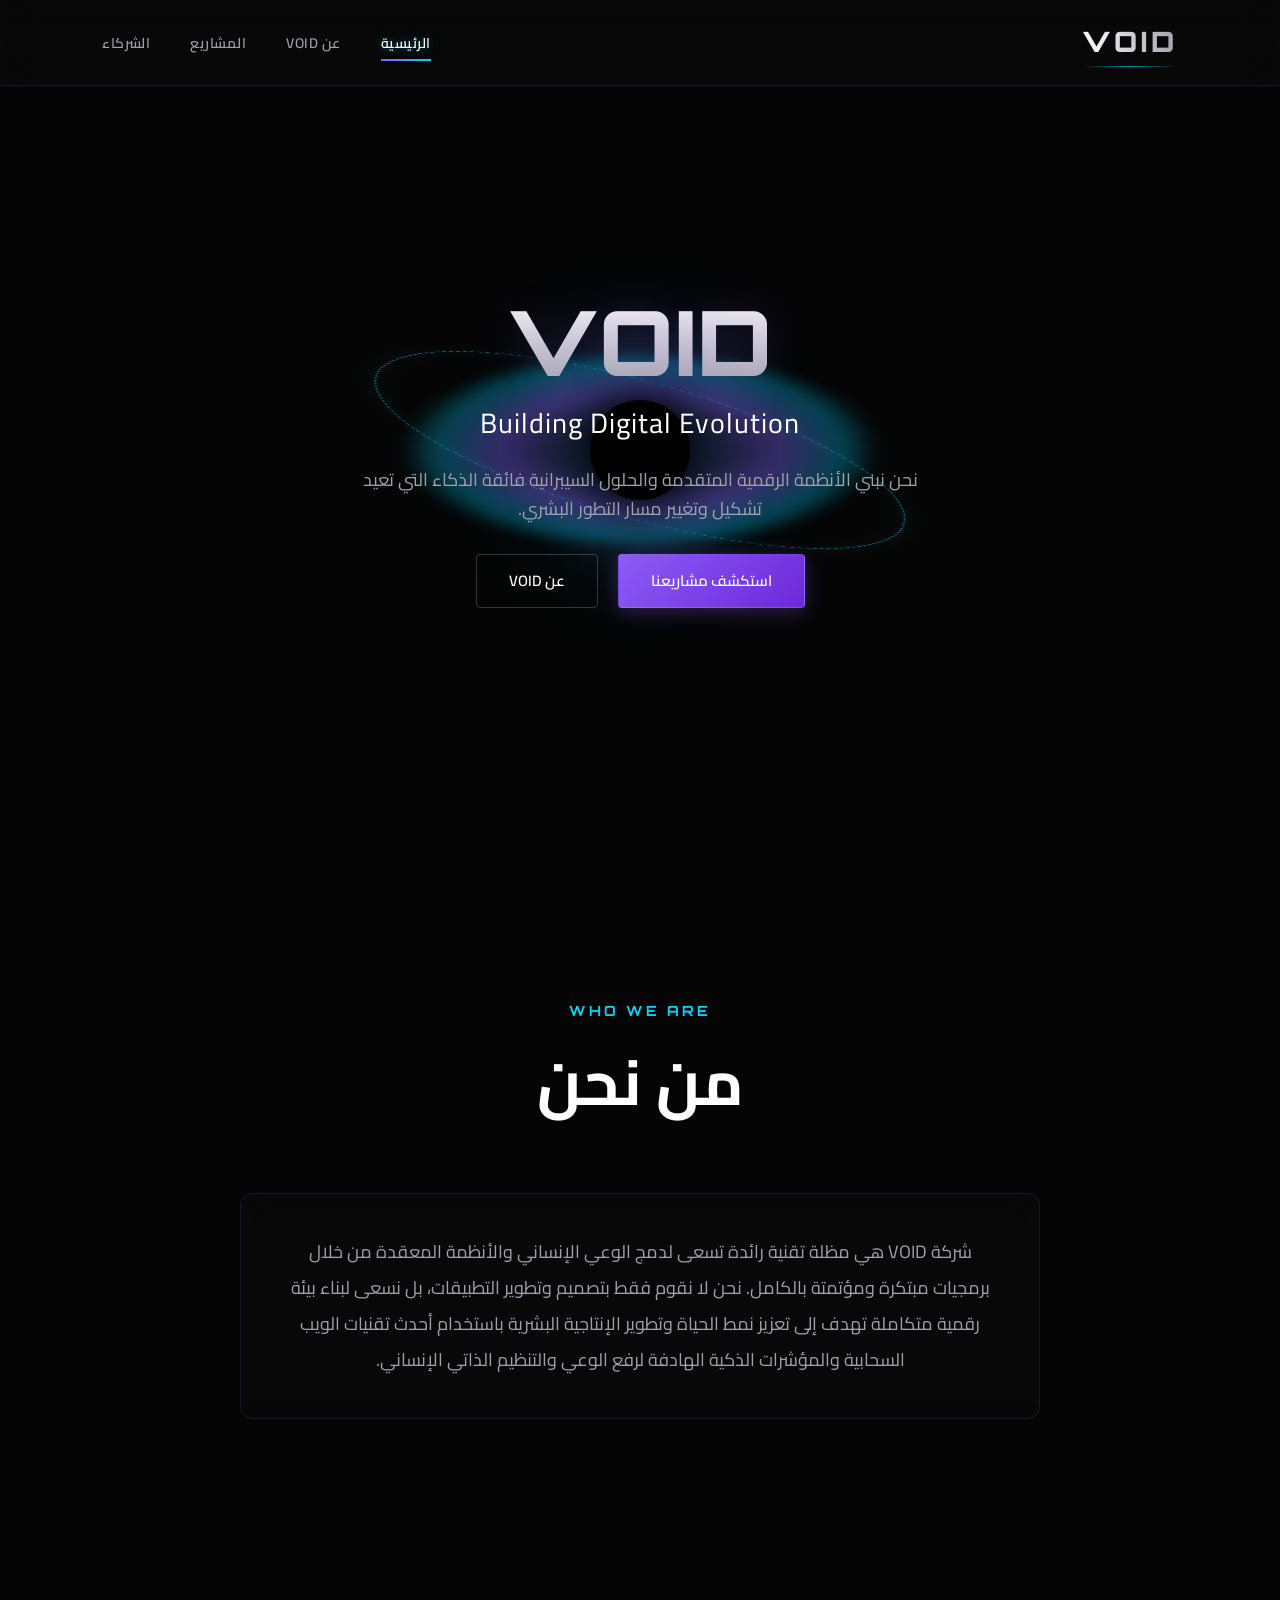
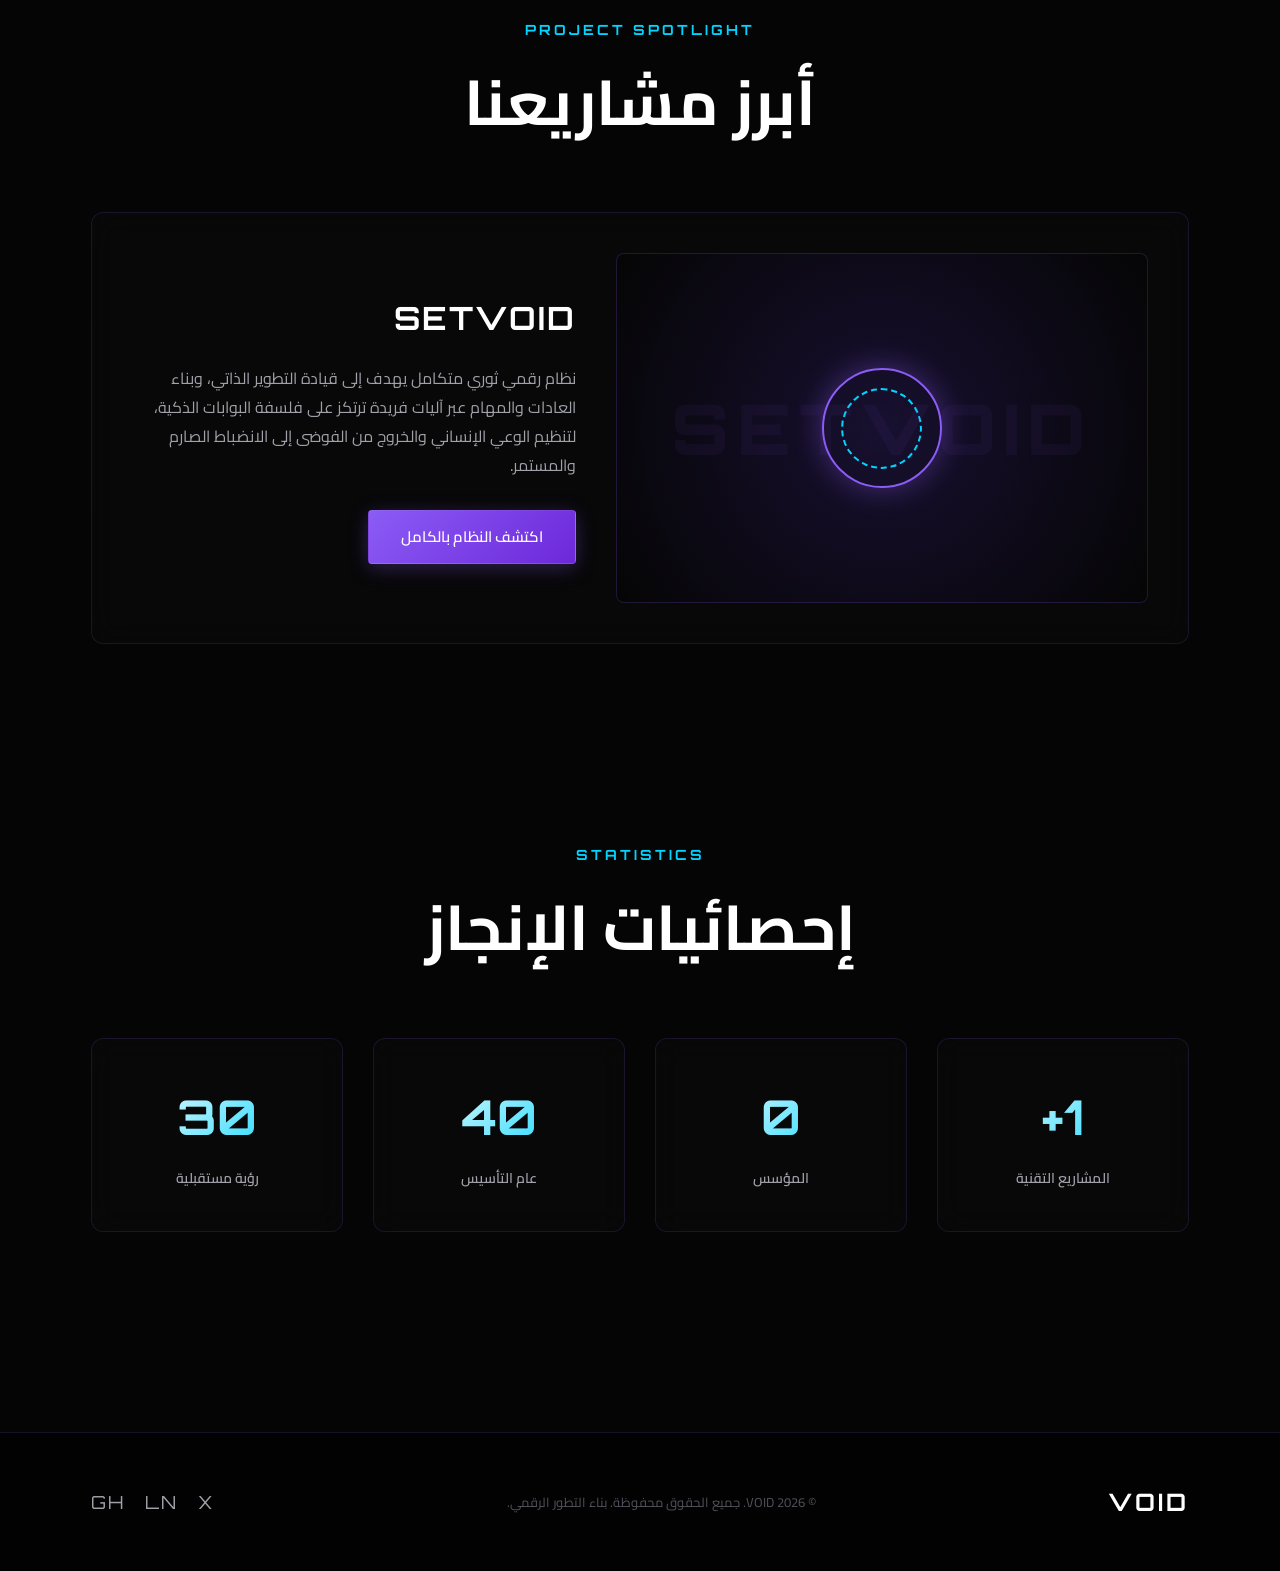
<file: index.html>
<!DOCTYPE html>
<html lang="ar" dir="rtl">
<head>
    <meta charset="UTF-8">
    <meta name="viewport" content="width=device-width, initial-scale=1.0">
    <title>VOID | بناء التطور الرقمي</title>
    
    <!-- Professional Metadata Architecture -->
    <meta name="description" content="نحن نبني الأنظمة الرقمية التي تحول التطور البشري. شركة VOID للحلول التقنية المستقبلية المتقدمة.">
    <meta name="keywords" content="VOID, SETVOID, الذكاء الاصطناعي, تطوير البرمجيات, تكنولوجيا مستقبلية">
    <meta property="og:title" content="VOID | بناء التطور الرقمي">
    <meta property="og:description" content="نحن نبني الأنظمة الرقمية التي تحول التطور البشري.">
    <meta property="og:type" content="website">
    <meta name="twitter:card" content="summary_large_image">
    
    <!-- Styling Framework Base -->
    <link rel="stylesheet" href="../style.css">
</head>
<body>

    <!-- Loading Screen System Architecture -->
    <div id="loading-screen" class="loading-screen">
        <div class="loader-pulse"></div>
    </div>

    <!-- Fixed Interactive Glassmorphism Navigation Structure -->
    <nav class="navbar">
        <div class="logo-container">
            <a href="index.html" class="logo">VOID</a>
        </div>
        <div class="menu-toggle">
            <span></span>
            <span></span>
            <span></span>
        </div>
        <ul class="nav-links">
            <li class="active"><a href="index.html">الرئيسية</a></li>
            <li ><a href="about.html">عن VOID</a></li>
            <li ><a href="projects.html">المشاريع</a></li>
            <li ><a href="partners.html">الشركاء</a></li>
        </ul>
    </nav>

    <!-- Cosmic Engine Rendering Canvases -->
    <canvas id="cosmic-bg"></canvas>
    <div class="nebula-overlay"></div>

    <!-- Main Container -->
    
    <header class="hero-home">
        <div class="black-hole-container">
            <div class="black-hole-core"></div>
            <div class="accretion-disk"></div>
            <div class="glow-purple"></div>
            <div class="glow-blue"></div>
            <div class="energy-ring"></div>
        </div>
        <div class="hero-content">
            <h1 class="en-title">VOID</h1>
            <div class="hero-subtitle">Building Digital Evolution</div>
            <p class="hero-desc">نحن نبني الأنظمة الرقمية المتقدمة والحلول السيبرانية فائقة الذكاء التي تعيد تشكيل وتغيير مسار التطور البشري.</p>
            <div class="btn-group">
                <a href="projects.html" class="btn btn-primary">استكشف مشاريعنا</a>
                <a href="about.html" class="btn btn-secondary">عن VOID</a>
            </div>
        </div>
    </header>


    <main class="container">
        
        <!-- Who We Are Section -->
        <section class="section-padding">
            <div class="section-title">
                <span>WHO WE ARE</span>
                <h2>من نحن</h2>
            </div>
            <div class="glass-card about-brief">
                <p>شركة VOID هي مظلة تقنية رائدة تسعى لدمج الوعي الإنساني والأنظمة المعقدة من خلال برمجيات مبتكرة ومؤتمتة بالكامل. نحن لا نقوم فقط بتصميم وتطوير التطبيقات، بل نسعى لبناء بيئة رقمية متكاملة تهدف إلى تعزيز نمط الحياة وتطوير الإنتاجية البشرية باستخدام أحدث تقنيات الويب السحابية والمؤشرات الذكية الهادفة لرفع الوعي والتنظيم الذاتي الإنساني.</p>
            </div>
        </section>

        <!-- Project Spotlight Section -->
        <section class="section-padding">
            <div class="section-title">
                <span>PROJECT SPOTLIGHT</span>
                <h2>أبرز مشاريعنا</h2>
            </div>
            <div class="spotlight-container">
                <div class="glass-card premium-project-card">
                    <div class="project-visual">
                        <div class="visual-element"></div>
                    </div>
                    <div class="project-info">
                        <h3 class="en-title">SETVOID</h3>
                        <p>نظام رقمي ثوري متكامل يهدف إلى قيادة التطوير الذاتي، وبناء العادات والمهام عبر آليات فريدة ترتكز على فلسفة البوابات الذكية، لتنظيم الوعي الإنساني والخروج من الفوضى إلى الانضباط الصارم والمستمر.</p>
                        <a href="projects.html" class="btn btn-primary">اكتشف النظام بالكامل</a>
                    </div>
                </div>
            </div>
        </section>

        <!-- Statistics Section -->
        <section class="section-padding">
            <div class="section-title">
                <span>STATISTICS</span>
                <h2>إحصائيات الإنجاز</h2>
            </div>
            <div class="stats-grid">
                <div class="glass-card stat-item">
                    <span class="stat-number" data-target="4" data-suffix="+">0+</span>
                    <span class="stat-label">المشاريع التقنية</span>
                </div>
                <div class="glass-card stat-item">
                    <span class="stat-number" data-target="1" data-suffix="">0</span>
                    <span class="stat-label">المؤسس</span>
                </div>
                <div class="glass-card stat-item">
                    <span class="stat-number" data-target="2026" data-suffix="">0</span>
                    <span class="stat-label">عام التأسيس</span>
                </div>
                <div class="glass-card stat-item">
                    <span class="stat-number" data-target="100" data-suffix="%">0%</span>
                    <span class="stat-label">رؤية مستقبلية</span>
                </div>
            </div>
        </section>

    </main>

    <!-- Premium Core Corporate Footer -->
    <footer class="footer">
        <div class="container footer-content">
            <a href="index.html" class="footer-logo">VOID</a>
            <div class="copyright">
                &copy; 2026 VOID. جميع الحقوق محفوظة. بناء التطور الرقمي.
            </div>
            <ul class="social-links">
                <li><a href="#" class="en-title">X</a></li>
                <li><a href="#" class="en-title">LN</a></li>
                <li><a href="#" class="en-title">GH</a></li>
            </ul>
        </div>
    </footer>

    <!-- Interactive Scripts Deployment -->
    <script src="main.js"></script>
</body>
</html>
</file>
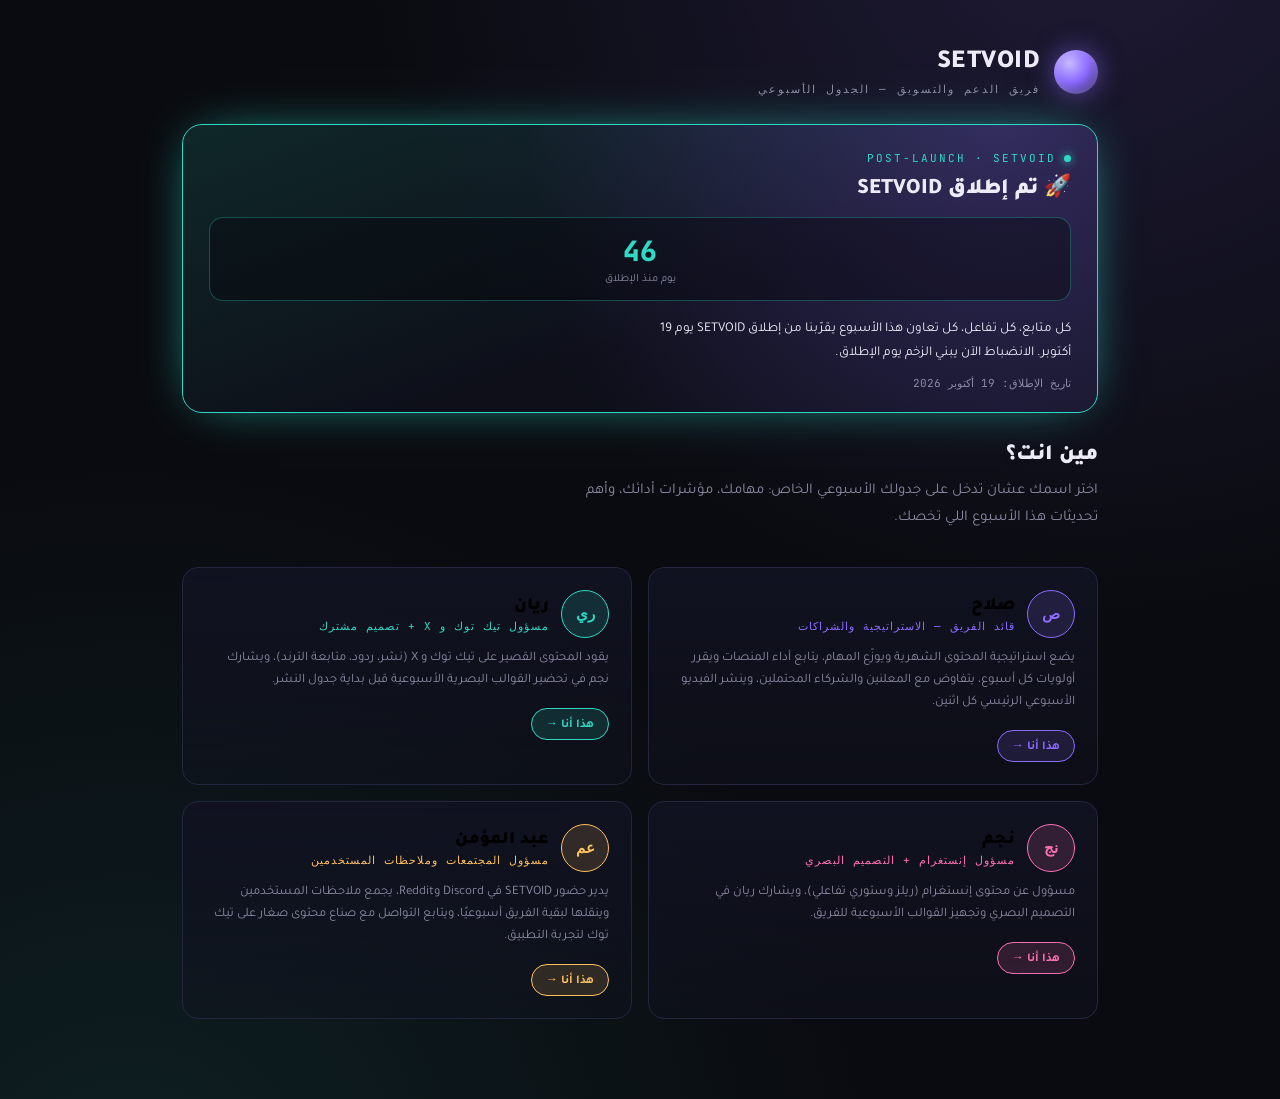
<file: Marketing Team/setvoid/index.html>
<!DOCTYPE html>
<html lang="ar" dir="rtl">
<head>
<meta charset="UTF-8">
<meta name="viewport" content="width=device-width, initial-scale=1">
<title>SETVOID — لوحة القيادة</title>
<link rel="preconnect" href="https://fonts.googleapis.com">
<link href="https://fonts.googleapis.com/css2?family=Tajawal:wght@400;500;700;900&family=JetBrains+Mono:wght@400;600&display=swap" rel="stylesheet">
<style>
  :root{
    --void:#0A0B10;
    --void-2:#101220;
    --void-3:#161829;
    --line:#242640;
    --ink:#EDEBF7;
    --muted:#8B8AA3;
    --violet:#8C6BFF;    --violet-dim:rgba(140,107,255,0.14);
    --teal:#2FD9C4;       --teal-dim:rgba(47,217,196,0.14);
    --pink:#FF6FB5;       --pink-dim:rgba(255,111,181,0.14);
    --amber:#FFC15E;      --amber-dim:rgba(255,193,94,0.14);
    --rest:#4A4D66;       --rest-dim:rgba(74,77,102,0.18);
  }
  *{box-sizing:border-box;}
  html{scroll-behavior:smooth;}
  @media (prefers-reduced-motion: reduce){ html{scroll-behavior:auto;} *{animation-duration:0.001ms !important; transition-duration:0.001ms !important;} }
  body{
    margin:0;
    background:
      radial-gradient(circle at 85% -10%, rgba(140,107,255,0.16), transparent 45%),
      radial-gradient(circle at 10% 110%, rgba(47,217,196,0.10), transparent 45%),
      var(--void);
    font-family:'Tajawal', sans-serif;
    color:var(--ink);
    min-height:100vh;
  }
  .wrap{max-width:960px;margin:0 auto;padding:48px 22px 80px;}
  button{font-family:inherit;cursor:pointer;}
  a{color:inherit;}
  :focus-visible{outline:2px solid var(--teal);outline-offset:3px;border-radius:6px;}
  [hidden]{display:none !important;}

  /* ---------- shared header ---------- */
  .brand{display:flex;align-items:center;gap:14px;margin-bottom:28px;}
  .mark{
    width:44px;height:44px;border-radius:50%;flex-shrink:0;
    background:radial-gradient(circle at 35% 30%, #C9BBFF, var(--violet) 45%, #241A4A 100%);
    box-shadow:0 0 26px rgba(140,107,255,0.55), inset 0 0 10px rgba(255,255,255,0.25);
  }
  h1{font-size:26px;font-weight:900;margin:0;letter-spacing:0.5px;}
  .sub{color:var(--muted);font-family:'JetBrains Mono',monospace;font-size:11px;letter-spacing:2px;text-transform:uppercase;margin-top:3px;}

  /* ---------- global data-fallback note ---------- */
  .fallback-note{
    font-family:'JetBrains Mono',monospace;font-size:10.5px;color:var(--amber);
    background:rgba(255,193,94,0.08);border:1px dashed rgba(255,193,94,0.4);
    border-radius:8px;padding:6px 10px;margin-bottom:10px;line-height:1.7;
  }

  /* ---------- countdown / launch card ---------- */
  #countdown-card{
    position:relative;overflow:hidden;
    border:1px solid var(--violet);border-radius:20px;
    background:linear-gradient(160deg, var(--violet-dim), rgba(16,18,32,0.6) 60%);
    padding:26px 26px 22px;margin-bottom:30px;
    box-shadow:0 0 50px -20px var(--violet);
  }
  #countdown-card::before{
    content:'';position:absolute;inset:0;pointer-events:none;
    background:radial-gradient(circle at 90% 0%, rgba(140,107,255,0.25), transparent 55%);
  }
  #countdown-card .cd-eyebrow{
    font-family:'JetBrains Mono',monospace;font-size:11px;letter-spacing:2px;text-transform:uppercase;
    color:var(--violet);margin-bottom:8px;display:flex;align-items:center;gap:8px;position:relative;
  }
  #countdown-card .cd-eyebrow .dot{width:7px;height:7px;border-radius:50%;background:var(--violet);box-shadow:0 0 10px var(--violet);animation:pulse 1.8s infinite;}
  #countdown-card h2{font-size:22px;margin:0 0 14px;font-weight:900;position:relative;}
  #countdown-card .cd-grid{display:grid;grid-template-columns:repeat(4,1fr);gap:12px;position:relative;}
  @media (max-width:600px){#countdown-card .cd-grid{grid-template-columns:repeat(2,1fr);}}
  #countdown-card .cd-item{background:rgba(6,7,12,0.4);border:1px solid rgba(140,107,255,0.3);border-radius:14px;padding:14px 8px;text-align:center;}
  #countdown-card .cd-item b{display:block;font-size:28px;font-weight:900;font-family:'JetBrains Mono',monospace;color:var(--violet);}
  #countdown-card .cd-item span{font-size:11px;color:var(--muted);display:block;margin-top:4px;}
  #countdown-card .cd-msg{margin-top:16px;color:var(--ink);font-size:13.5px;line-height:1.8;position:relative;max-width:60ch;}
  #countdown-card .cd-date{margin-top:10px;font-family:'JetBrains Mono',monospace;font-size:11px;color:var(--muted);position:relative;}
  #countdown-card.launched{border-color:var(--teal);box-shadow:0 0 50px -20px var(--teal);background:linear-gradient(160deg, var(--teal-dim), rgba(16,18,32,0.6) 60%);}
  #countdown-card.launched .cd-eyebrow{color:var(--teal);}
  #countdown-card.launched .cd-eyebrow .dot{background:var(--teal);box-shadow:0 0 10px var(--teal);}
  #countdown-card.launched .cd-item{border-color:rgba(47,217,196,0.3);}
  #countdown-card.launched .cd-item b{color:var(--teal);}

  /* ================= SELECT SCREEN ================= */
  #screen-select .intro{max-width:520px;margin:0 0 36px;}
  #screen-select .intro h2{font-size:22px;margin:0 0 8px;font-weight:900;}
  #screen-select .intro p{color:var(--muted);line-height:1.8;margin:0;font-size:15px;}

  .people-grid{display:grid;grid-template-columns:repeat(2,1fr);gap:16px;}
  @media (max-width:600px){.people-grid{grid-template-columns:1fr;}}

  .person-card{
    --c:var(--violet); --cd:var(--violet-dim);
    text-align:right;
    background:linear-gradient(180deg, var(--void-2), rgba(16,18,32,0.4));
    border:1px solid var(--line);
    border-radius:16px;
    padding:22px;
    display:flex;flex-direction:column;gap:10px;
    transition:transform .15s ease, border-color .15s ease, box-shadow .15s ease;
  }
  .person-card:hover{transform:translateY(-3px);border-color:var(--c);box-shadow:0 10px 30px -12px var(--c);}
  .person-card .row{display:flex;align-items:center;gap:12px;}
  .person-card .avatar{
    width:48px;height:48px;border-radius:50%;flex-shrink:0;
    display:flex;align-items:center;justify-content:center;
    font-family:'JetBrains Mono',monospace;font-weight:700;font-size:15px;
    background:var(--cd);color:var(--c);border:1px solid var(--c);
  }
  .person-card .name{font-size:18px;font-weight:900;}
  .person-card .role{font-family:'JetBrains Mono',monospace;font-size:11px;color:var(--c);letter-spacing:1px;margin-top:2px;}
  .person-card .desc{color:var(--muted);font-size:13px;line-height:1.7;}
  .person-card .go{
    margin-top:6px;align-self:flex-start;
    font-size:12px;font-weight:700;color:var(--c);
    background:var(--cd);border:1px solid var(--c);
    padding:7px 14px;border-radius:100px;
  }

  /* ================= DASHBOARD SCREEN ================= */
  .dash-top{display:flex;justify-content:space-between;align-items:center;gap:12px;flex-wrap:wrap;margin-bottom:26px;}
  .back-btn{
    background:var(--void-2);border:1px solid var(--line);color:var(--muted);
    padding:9px 16px;border-radius:100px;font-size:13px;font-weight:700;
  }
  .back-btn:hover{color:var(--ink);border-color:var(--muted);}

  /* --- updates banner --- */
  #updates-banner{
    border:1px solid var(--amber);
    background:linear-gradient(180deg, var(--amber-dim), rgba(16,18,32,0.5));
    border-radius:18px;
    padding:20px 22px 8px;
    margin-bottom:24px;
    box-shadow:0 0 40px -18px var(--amber);
  }
  #updates-banner .ub-head{display:flex;align-items:center;gap:10px;margin-bottom:14px;flex-wrap:wrap;}
  #updates-banner .ub-badge{
    width:8px;height:8px;border-radius:50%;background:var(--amber);
    box-shadow:0 0 10px var(--amber);
    flex-shrink:0;animation:pulse 1.8s infinite;
  }
  @keyframes pulse{0%,100%{opacity:1;}50%{opacity:.35;}}
  #updates-banner h3{font-size:15px;margin:0;font-weight:900;letter-spacing:.3px;}
  #updates-banner .ub-sub{font-family:'JetBrains Mono',monospace;font-size:10px;color:var(--muted);letter-spacing:1.5px;text-transform:uppercase;margin-inline-start:auto;}
  .update-item{
    border-top:1px solid rgba(255,193,94,0.22);
    padding:14px 2px;
    cursor:pointer;
  }
  .update-item:hover .update-title{color:var(--amber);}
  .update-title{font-weight:700;font-size:14.5px;display:flex;justify-content:space-between;gap:10px;align-items:center;}
  .update-title .tleft{display:flex;align-items:center;gap:10px;flex-wrap:wrap;}
  .update-title .chevron{color:var(--muted);font-size:12px;transition:transform .15s ease;flex-shrink:0;}
  .update-item.open .chevron{transform:rotate(180deg);}
  .update-detail{
    display:none;color:var(--muted);font-size:13.5px;line-height:1.8;margin-top:10px;
    padding-inline-start:0;
  }
  .update-item.open .update-detail{display:block;}
  .update-assign{
    display:inline-flex;align-items:center;gap:6px;margin-top:10px;margin-inline-end:8px;
    font-family:'JetBrains Mono',monospace;font-size:11px;color:var(--amber);
    background:rgba(255,193,94,0.1);border:1px solid rgba(255,193,94,0.35);
    padding:4px 10px;border-radius:100px;
  }
  #updates-banner .ub-empty{color:var(--muted);font-size:13px;padding:6px 2px 16px;}
  #updates-banner .ub-note{
    font-family:'JetBrains Mono',monospace;font-size:10px;color:var(--muted);
    border-top:1px solid rgba(255,193,94,0.18);margin-top:4px;padding:10px 2px 4px;line-height:1.8;
  }
  .status-pill{
    font-family:'JetBrains Mono',monospace;font-size:10px;font-weight:700;
    padding:3px 9px;border-radius:100px;letter-spacing:.5px;flex-shrink:0;
  }

  /* --- goal card --- */
  #goal-card{
    border:1px solid var(--teal);border-radius:18px;
    background:linear-gradient(180deg, var(--teal-dim), rgba(16,18,32,0.5));
    padding:20px 22px;margin-bottom:24px;
  }
  #goal-card h3{margin:0 0 14px;font-size:15px;font-weight:900;}
  .goal-grid{display:grid;grid-template-columns:repeat(5,1fr);gap:12px;}
  @media (max-width:760px){.goal-grid{grid-template-columns:repeat(2,1fr);}}
  .goal-item{background:rgba(6,7,12,0.35);border:1px solid rgba(47,217,196,0.3);border-radius:12px;padding:12px 10px;text-align:center;}
  .goal-item b{display:block;font-size:20px;font-weight:900;color:var(--teal);}
  .goal-item span{font-size:11px;color:var(--muted);line-height:1.5;display:block;margin-top:4px;}

  /* --- platform growth card --- */
  #growth-card{
    border:1px solid var(--violet);border-radius:18px;
    background:linear-gradient(180deg, var(--violet-dim), rgba(16,18,32,0.5));
    padding:20px 22px;margin-bottom:24px;
  }
  #growth-card h3{margin:0 0 4px;font-size:15px;font-weight:900;}
  #growth-card .gr-sub{color:var(--muted);font-size:12px;margin-bottom:14px;}
  .growth-grid{display:flex;flex-direction:column;gap:12px;}
  .growth-item{background:rgba(6,7,12,0.35);border:1px solid rgba(140,107,255,0.25);border-radius:12px;padding:12px 14px;}
  .growth-top{display:flex;justify-content:space-between;align-items:baseline;gap:10px;margin-bottom:8px;flex-wrap:wrap;}
  .growth-top .gname{font-weight:700;font-size:13.5px;}
  .growth-top .gnums{font-family:'JetBrains Mono',monospace;font-size:11.5px;color:var(--muted);}
  .growth-top .gnums b{color:var(--ink);font-weight:700;}
  .growth-week{font-family:'JetBrains Mono',monospace;font-size:10.5px;color:var(--muted);margin-top:6px;}

  /* --- team stats dashboard --- */
  #stats-dash{display:grid;grid-template-columns:repeat(6,1fr);gap:12px;margin-bottom:24px;}
  @media (max-width:760px){#stats-dash{grid-template-columns:repeat(2,1fr);}}
  .stat-tile{
    background:var(--void-2);border:1px solid var(--line);border-radius:14px;
    padding:14px 12px;text-align:center;
  }
  .stat-tile b{display:block;font-size:22px;font-weight:900;}
  .stat-tile span{font-size:11px;color:var(--muted);}

  /* --- profile card --- */
  #profile-card{
    --c:var(--violet); --cd:var(--violet-dim);
    background:linear-gradient(180deg, var(--void-2), rgba(16,18,32,0.4));
    border:1px solid var(--line);border-inline-start:3px solid var(--c);
    border-radius:16px;padding:22px;margin-bottom:24px;
  }
  #profile-card .top{display:flex;gap:18px;align-items:flex-start;}
  #profile-card .avatar{
    width:58px;height:58px;border-radius:50%;flex-shrink:0;
    display:flex;align-items:center;justify-content:center;
    font-family:'JetBrains Mono',monospace;font-weight:700;font-size:18px;
    background:var(--cd);color:var(--c);border:1px solid var(--c);
  }
  #profile-card .name{font-size:21px;font-weight:900;}
  #profile-card .role{font-family:'JetBrains Mono',monospace;font-size:11.5px;color:var(--c);letter-spacing:1px;margin:4px 0 10px;}
  #profile-card .bio{color:var(--muted);font-size:14px;line-height:1.85;max-width:60ch;}
  #profile-card .stats{display:flex;gap:18px;margin-top:14px;flex-wrap:wrap;}
  #profile-card .stat{font-family:'JetBrains Mono',monospace;font-size:11px;color:var(--muted);}
  #profile-card .stat b{display:block;color:var(--ink);font-size:16px;font-family:'Tajawal',sans-serif;font-weight:900;}
  #profile-card .kpis{margin-top:18px;padding-top:16px;border-top:1px solid var(--line);}
  #profile-card .kpis h4{margin:0 0 10px;font-size:12.5px;color:var(--c);font-weight:700;letter-spacing:.3px;}
  #profile-card .kpis ul{margin:0;padding:0;list-style:none;display:flex;flex-direction:column;gap:7px;}
  #profile-card .kpis li{font-size:13.5px;color:var(--ink);display:flex;gap:8px;align-items:baseline;justify-content:space-between;}
  #profile-card .kpis li .klabel{display:flex;gap:8px;align-items:baseline;}
  #profile-card .kpis li .klabel::before{content:'◆';color:var(--c);font-size:9px;flex-shrink:0;}
  #profile-card .kpis li .kval{font-family:'JetBrains Mono',monospace;font-size:12px;color:var(--c);flex-shrink:0;}

  /* --- section headers --- */
  .section-head{display:flex;align-items:baseline;gap:10px;margin:38px 0 16px;flex-wrap:wrap;}
  .section-head h2{font-size:17px;margin:0;font-weight:900;}
  .section-head .hint{color:var(--muted);font-size:12.5px;}

  /* --- workflow --- */
  #workflow{display:flex;align-items:center;gap:8px;flex-wrap:wrap;}
  .wf-step{
    background:var(--void-2);border:1px solid var(--line);border-radius:10px;
    padding:10px 14px;font-size:13px;font-weight:700;white-space:nowrap;
    display:flex;align-items:center;gap:8px;
  }
  .wf-step .wf-dot{width:7px;height:7px;border-radius:50%;flex-shrink:0;background:var(--rest);}
  .wf-step.wf-done{border-color:var(--teal);color:var(--teal);}
  .wf-step.wf-done .wf-dot{background:var(--teal);box-shadow:0 0 8px var(--teal);}
  .wf-step.wf-active{border-color:var(--amber);color:var(--amber);}
  .wf-step.wf-active .wf-dot{background:var(--amber);box-shadow:0 0 8px var(--amber);animation:pulse 1.8s infinite;}
  .wf-arrow{color:var(--muted);font-size:16px;flex-shrink:0;}
  @media (max-width:680px){
    #workflow{flex-direction:column;align-items:stretch;}
    .wf-step{text-align:center;justify-content:center;}
    .wf-arrow{transform:rotate(90deg);align-self:center;}
  }

  /* --- week rail --- */
  .rail{position:relative;padding-inline-start:26px;}
  .rail::before{
    content:'';position:absolute;top:6px;bottom:6px;right:9px;width:1px;
    background:linear-gradient(var(--violet), var(--teal) 35%, var(--pink) 65%, var(--amber));
    opacity:0.5;
  }
  .day-card{
    --c:var(--violet); --cd:var(--violet-dim);
    position:relative;width:100%;text-align:right;
    display:grid;grid-template-columns:104px 90px 1fr auto;align-items:center;gap:16px;
    padding:18px 20px;margin-bottom:12px;
    background:linear-gradient(180deg, var(--void-2), rgba(16,18,32,0.4));
    border:1px solid var(--line);border-radius:14px;
    transition:transform .15s ease, border-color .15s ease;
    color:var(--ink);
  }
  .day-card.rest{opacity:0.72;}
  .day-card:hover{transform:translateX(-4px);border-color:var(--c);}
  .day-card::after{
    content:'';position:absolute;right:-26px;top:50%;transform:translateY(-50%);
    width:11px;height:11px;border-radius:50%;background:var(--c);
    box-shadow:0 0 0 4px var(--void), 0 0 14px var(--c);
  }
  .day-card .dayname{font-weight:900;font-size:16px;}
  .day-card .dayname span{display:block;font-family:'JetBrains Mono',monospace;font-size:10px;color:var(--muted);font-weight:400;letter-spacing:1.5px;margin-top:3px;}
  .day-card .tag{
    font-family:'JetBrains Mono',monospace;font-size:11px;font-weight:700;color:var(--c);
    background:var(--cd);padding:5px 9px;border-radius:6px;width:fit-content;
  }
  .day-card .mid{display:flex;flex-direction:column;gap:6px;}
  .day-card .short{font-size:14px;line-height:1.5;}
  .day-card .short b{color:var(--muted);font-weight:400;}
  .day-card .meta-row{display:flex;gap:6px;flex-wrap:wrap;}
  .prio-pill{font-family:'JetBrains Mono',monospace;font-size:10px;font-weight:700;padding:3px 8px;border-radius:100px;}
  .prio-high, .prio-مرتفع{color:var(--pink);background:var(--pink-dim);border:1px solid var(--pink);}
  .prio-medium, .prio-متوسط{color:var(--amber);background:var(--amber-dim);border:1px solid var(--amber);}
  .prio-low, .prio-منخفض{color:var(--teal);background:var(--teal-dim);border:1px solid var(--teal);}
  .done-pill{font-family:'JetBrains Mono',monospace;font-size:10px;font-weight:700;padding:3px 8px;border-radius:100px;color:var(--muted);background:rgba(139,138,163,0.12);border:1px solid var(--line);}
  .done-pill.yes{color:var(--teal);background:var(--teal-dim);border:1px solid var(--teal);}
  .progress-track{width:100%;height:5px;border-radius:100px;background:rgba(139,138,163,0.15);overflow:hidden;margin-top:2px;}
  .progress-fill{height:100%;background:var(--c);border-radius:100px;}
  .day-card .more{color:var(--muted);font-size:18px;flex-shrink:0;}
  @media (max-width:680px){
    .day-card{grid-template-columns:1fr;gap:6px;padding:16px 16px 16px 20px;text-align:right;}
    .day-card::after{right:-26px;}
    .day-card .more{position:absolute;left:14px;top:14px;}
  }

  /* --- video schedule table --- */
  .video-list{display:flex;flex-direction:column;gap:10px;}
  .video-row{
    display:grid;grid-template-columns:110px 1fr 90px;gap:14px;align-items:center;
    background:var(--void-2);border:1px solid var(--line);border-radius:12px;padding:14px 18px;
  }
  .video-row .vday{font-weight:700;font-size:13.5px;}
  .video-row .vwhat{color:var(--muted);font-size:13px;line-height:1.6;}
  .video-row .vwho{
    font-family:'JetBrains Mono',monospace;font-size:11px;font-weight:700;
    text-align:center;padding:5px 8px;border-radius:6px;
  }
  @media (max-width:600px){.video-row{grid-template-columns:1fr;text-align:right;}}

  /* --- ideas --- */
  .idea-list{display:flex;flex-direction:column;gap:10px;}
  .idea-card{
    background:var(--void-2);border:1px solid var(--line);border-radius:12px;padding:16px 18px;
    display:flex;flex-direction:column;gap:6px;
  }
  .idea-top{display:flex;justify-content:space-between;gap:10px;align-items:center;flex-wrap:wrap;}
  .idea-title{font-weight:700;font-size:14.5px;}
  .idea-desc{color:var(--muted);font-size:13px;line-height:1.7;}
  .idea-meta{display:flex;gap:8px;flex-wrap:wrap;margin-top:4px;}
  .idea-owner{
    font-family:'JetBrains Mono',monospace;font-size:11px;font-weight:700;
    padding:4px 9px;border-radius:100px;
  }

  /* --- achievements --- */
  .ach-list{display:flex;flex-direction:column;gap:10px;}
  .ach-item{
    display:flex;align-items:center;gap:12px;
    background:linear-gradient(180deg, var(--violet-dim), rgba(16,18,32,0.3));
    border:1px solid var(--line);border-radius:12px;padding:13px 16px;font-size:14px;
  }
  .ach-item .medal{font-size:18px;flex-shrink:0;}

  /* --- weekly review --- */
  #review-card{
    background:var(--void-2);border:1px solid var(--line);border-radius:16px;padding:22px;
  }
  .review-grid{display:grid;grid-template-columns:repeat(3,1fr);gap:14px;margin-bottom:16px;}
  @media (max-width:680px){.review-grid{grid-template-columns:1fr 1fr;}}
  .review-item b{display:block;font-size:11px;color:var(--muted);font-weight:700;margin-bottom:4px;}
  .review-item span{font-size:14px;}
  .review-notes{border-top:1px solid var(--line);padding-top:14px;margin-top:4px;}
  .review-notes p{font-size:13.5px;color:var(--ink);line-height:1.8;margin:0 0 10px;}
  .review-notes b{color:var(--muted);font-size:12px;display:block;margin-bottom:4px;}

  footer{margin-top:48px;text-align:center;color:var(--muted);font-family:'JetBrains Mono',monospace;font-size:11px;letter-spacing:1.5px;text-transform:uppercase;}

  /* ---------- modal ---------- */
  #modal-overlay{
    position:fixed;inset:0;background:rgba(6,7,12,0.72);backdrop-filter:blur(3px);
    display:flex;align-items:center;justify-content:center;padding:20px;z-index:50;
  }
  #modal{
    --c:var(--violet); --cd:var(--violet-dim);
    max-width:520px;width:100%;max-height:82vh;overflow-y:auto;
    background:var(--void-3);border:1px solid var(--c);border-radius:18px;
    padding:26px;box-shadow:0 20px 60px -20px var(--c);
  }
  #modal .m-tags{display:flex;gap:8px;flex-wrap:wrap;}
  #modal .m-tag{font-family:'JetBrains Mono',monospace;font-size:11px;font-weight:700;color:var(--c);background:var(--cd);padding:5px 10px;border-radius:6px;width:fit-content;}
  #modal h3{font-size:20px;margin:12px 0 4px;font-weight:900;}
  #modal .m-sub{color:var(--muted);font-family:'JetBrains Mono',monospace;font-size:11px;letter-spacing:1px;margin-bottom:16px;}
  #modal .m-body{font-size:14.5px;line-height:1.9;color:var(--ink);}
  #modal .m-body p{margin:0 0 12px;}
  #modal .m-body p:last-child{margin-bottom:0;}
  #modal .m-block{margin-top:14px;padding-top:14px;border-top:1px solid var(--line);}
  #modal .m-block b{display:block;font-size:12px;color:var(--muted);margin-bottom:5px;}
  #modal .m-progress-wrap{margin-top:14px;padding-top:14px;border-top:1px solid var(--line);}
  #modal .m-progress-wrap .m-progress-top{display:flex;justify-content:space-between;font-family:'JetBrains Mono',monospace;font-size:11px;color:var(--muted);margin-bottom:6px;}
  #modal .m-deadline{display:flex;gap:18px;flex-wrap:wrap;margin-top:14px;padding-top:14px;border-top:1px solid var(--line);font-family:'JetBrains Mono',monospace;font-size:12px;color:var(--muted);}
  #modal .m-deadline b{color:var(--ink);font-family:'Tajawal',sans-serif;display:block;font-size:13px;}
  #modal .m-close{
    margin-top:20px;background:var(--cd);border:1px solid var(--c);color:var(--c);
    font-weight:700;font-size:13px;padding:9px 18px;border-radius:100px;
  }
</style>
</head>
<body>
<div class="wrap">

  <div class="brand">
    <div class="mark"></div>
    <div>
      <h1 id="brand-title">SETVOID</h1>
      <div class="sub" id="brand-sub">فريق الدعم والتسويق — الجدول الأسبوعي</div>
    </div>
  </div>

  <div id="countdown-card"></div>

  <!-- ============ SCREEN 1: SELECT ============ -->
  <section id="screen-select">
    <div class="intro">
      <h2>مين انت؟</h2>
      <p>اختر اسمك عشان تدخل على جدولك الأسبوعي الخاص: مهامك، مؤشرات أدائك، وأهم تحديثات هذا الأسبوع اللي تخصك.</p>
    </div>
    <div class="people-grid" id="people-grid"></div>
  </section>

  <!-- ============ SCREEN 2: DASHBOARD ============ -->
  <section id="screen-dashboard" hidden>
    <div class="dash-top">
      <button class="back-btn" id="btn-back">→ تغيير المستخدم</button>
    </div>

    <div id="updates-banner"></div>
    <div id="goal-card"></div>
    <div id="growth-card"></div>
    <div id="stats-dash"></div>
    <div id="profile-card"></div>

    <div class="section-head">
      <h2>دورة إنتاج المحتوى</h2>
      <span class="hint">من الفكرة إلى تحليل النتائج</span>
    </div>
    <div id="workflow"></div>

    <div class="section-head">
      <h2>جدولك الكامل هذا الأسبوع</h2>
      <span class="hint">اضغط على أي يوم لتفاصيل أدق</span>
    </div>
    <div class="rail" id="week-rail"></div>

    <div class="section-head">
      <h2>جدول رفع الفيديوهات الأسبوعي</h2>
      <span class="hint">كل الفريق — مين ينشر وين ومتى</span>
    </div>
    <div class="video-list" id="video-list"></div>

    <div class="section-head">
      <h2>أفكار الأسبوع</h2>
      <span class="hint">تُقرأ من data/ideas.json</span>
    </div>
    <div class="idea-list" id="idea-list"></div>

    <div class="section-head">
      <h2>إنجازات الأسبوع</h2>
      <span class="hint">لحظات تستحق التوثيق</span>
    </div>
    <div class="ach-list" id="ach-list"></div>

    <div class="section-head">
      <h2>مراجعة الأسبوع</h2>
      <span class="hint">خلاصة الأداء والدروس المستفادة</span>
    </div>
    <div id="review-card"></div>

    <footer>SETVOID · Marketing & Support Team</footer>
  </section>

</div>

<!-- ============ MODAL ============ -->
<div id="modal-overlay" hidden>
  <div id="modal" role="dialog" aria-modal="true">
    <div class="m-tags">
      <div class="m-tag" id="m-tag"></div>
      <div class="m-tag" id="m-prio" style="display:none;"></div>
      <div class="m-tag" id="m-status" style="display:none;"></div>
    </div>
    <h3 id="m-title"></h3>
    <div class="m-sub" id="m-sub"></div>
    <div class="m-body" id="m-body"></div>
    <div class="m-block" id="m-goal-block" style="display:none;">
      <b>الهدف من المهمة</b>
      <div id="m-goal"></div>
    </div>
    <div class="m-block" id="m-reason-block" style="display:none;">
      <b>سبب أهميتها</b>
      <div id="m-reason"></div>
    </div>
    <div class="m-block" id="m-expected-block" style="display:none;">
      <b>النتيجة المتوقعة</b>
      <div id="m-expected"></div>
    </div>
    <div class="m-block" id="m-notes-block" style="display:none;">
      <b>ملاحظات إضافية</b>
      <div id="m-notes"></div>
    </div>
    <div class="m-progress-wrap" id="m-progress-wrap" style="display:none;">
      <div class="m-progress-top"><span>نسبة الإنجاز</span><span id="m-progress-pct"></span></div>
      <div class="progress-track"><div class="progress-fill" id="m-progress-fill"></div></div>
    </div>
    <div class="m-deadline" id="m-deadline" style="display:none;"></div>
    <button class="m-close" id="m-close">إغلاق</button>
  </div>
</div>

<script>
/* =====================================================================
   SETVOID — Mission Control Dashboard
   كل البيانات القابلة للتغيير تُقرأ من ملفات JSON داخل /data.
   لا تحتوي هذه الطبقة إلا على منطق التطبيق وسلوك الواجهة.
===================================================================== */

const DATA_PATHS = {
  project:  './data/project.json',
  goals:    './data/weekly-goals.json',
  updates:  './data/updates.json',
  ideas:    './data/ideas.json',
  achievements: './data/achievements.json',
  kpis:     './data/team-kpis.json',
  review:   './data/weekly-review.json',
  team:     './data/team.json',
  tasks:    './data/tasks.json',
  videos:   './data/video-schedule.json',
  workflow: './data/workflow.json',
  growth:   './data/platform-growth.json'
};

/* بيانات افتراضية تُستخدم فقط إذا تعذّر تحميل الملف المقابل من /data */
const FALLBACKS = {
  project: { name:'SETVOID', tagline:'فريق الدعم والتسويق — الجدول الأسبوعي', launchDate:null, phase:null, motivationalMessage:'' },
  goals: { prelaunch:[], postlaunch:[] },
  updates: [{ title:'مثال: تحديث افتراضي', description:'تعذّر تحميل data/updates.json — هذا محتوى افتراضي.', owner:'', priority:'متوسط', status:'جديد' }],
  ideas: [{ title:'مثال: فكرة افتراضية', description:'تعذّر تحميل data/ideas.json — هذا محتوى افتراضي.', owner:'—', status:'جديدة' }],
  achievements: [{ text:'تعذّر تحميل data/achievements.json' }],
  kpis: {},
  review: { bestPlatform:'—', bestContent:'—', worstContent:'—', lessonsLearned:'تعذّر تحميل data/weekly-review.json', improvementPlan:'—' },
  team: [],
  tasks: [],
  videos: [],
  workflow: [],
  growth: []
};

const UPDATE_STATUSES = ['جديد','قيد التحضير','جاهز للتصوير','تم التصوير','تم النشر'];
const STATUS_COLOR = { 'جديد':'violet', 'قيد التحضير':'amber', 'جاهز للتصوير':'amber', 'تم التصوير':'teal', 'تم النشر':'pink' };
const PRIORITY_COLOR = { 'مرتفع':'pink', 'متوسط':'amber', 'منخفض':'teal' };
const TASK_STATUS_COLOR = { 'لم يبدأ':'rest', 'قيد التنفيذ':'amber', 'بانتظار المراجعة':'violet', 'مكتمل':'teal' };
const WF_STATUS_CLASS = { 'مكتمل':'wf-done', 'قيد التنفيذ':'wf-active', 'لم يبدأ':'' };

const FAILED_SECTIONS = [];

async function loadJSON(key){
  const path = DATA_PATHS[key];
  try{
    const res = await fetch(path, { cache:'no-store' });
    if(!res.ok) throw new Error('http ' + res.status);
    const data = await res.json();
    return { data, ok:true };
  }catch(e){
    FAILED_SECTIONS.push(path);
    return { data: FALLBACKS[key], ok:false };
  }
}

function fallbackNote(label){
  return `<div class="fallback-note">⚠ تعذّر تحميل ${label} — يتم عرض بيانات افتراضية حتى يتم إصلاح الملف.</div>`;
}

/* =====================================================================
   حالة عامة للتطبيق — تُملأ من fetch عند بدء التشغيل
===================================================================== */
const STATE = {
  project:null, projectOk:true,
  goals:null, goalsOk:true,
  updates:null, updatesOk:true,
  ideas:null, ideasOk:true,
  achievements:null, achievementsOk:true,
  kpis:null, kpisOk:true,
  review:null, reviewOk:true,
  team:[], teamOk:true,
  peopleById:{}, peopleOrder:[],
  tasks:[], tasksOk:true,
  videos:[], videosOk:true,
  workflow:[], workflowOk:true,
  growth:[], growthOk:true,
  phase:'Pre-Launch'
};

async function bootstrap(){
  const [project, goals, updates, ideas, achievements, kpis, review, team, tasks, videos, workflow, growth] = await Promise.all([
    loadJSON('project'), loadJSON('goals'), loadJSON('updates'), loadJSON('ideas'),
    loadJSON('achievements'), loadJSON('kpis'), loadJSON('review'), loadJSON('team'),
    loadJSON('tasks'), loadJSON('videos'), loadJSON('workflow'), loadJSON('growth')
  ]);

  STATE.project = project.data; STATE.projectOk = project.ok;
  STATE.goals = goals.data; STATE.goalsOk = goals.ok;
  STATE.updates = updates.data; STATE.updatesOk = updates.ok;
  STATE.ideas = ideas.data; STATE.ideasOk = ideas.ok;
  STATE.achievements = achievements.data; STATE.achievementsOk = achievements.ok;
  STATE.kpis = kpis.data; STATE.kpisOk = kpis.ok;
  STATE.review = review.data; STATE.reviewOk = review.ok;
  STATE.team = team.data || []; STATE.teamOk = team.ok;
  STATE.tasks = tasks.data || []; STATE.tasksOk = tasks.ok;
  STATE.videos = videos.data || []; STATE.videosOk = videos.ok;
  STATE.workflow = workflow.data || []; STATE.workflowOk = workflow.ok;
  STATE.growth = growth.data || []; STATE.growthOk = growth.ok;

  STATE.peopleOrder = STATE.team.map(p=>p.id);
  STATE.team.forEach(p=>{ STATE.peopleById[p.id] = p; });

  STATE.phase = computePhase();

  renderBrand();
  renderCountdown();
  setInterval(renderCountdown, 1000);
  renderPeopleGrid();
}

function computePhase(){
  const proj = STATE.project || {};
  if(proj.phase === 'Pre-Launch' || proj.phase === 'Post-Launch') return proj.phase;
  if(!proj.launchDate) return 'Pre-Launch';
  const launch = new Date(proj.launchDate);
  const now = new Date();
  return now < launch ? 'Pre-Launch' : 'Post-Launch';
}

function renderBrand(){
  const proj = STATE.project || {};
  if(proj.name) document.getElementById('brand-title').textContent = proj.name;
  if(proj.tagline) document.getElementById('brand-sub').textContent = proj.tagline;
}

/* =====================================================================
   بطاقة العد التنازلي / حالة الإطلاق
===================================================================== */
function renderCountdown(){
  const el = document.getElementById('countdown-card');
  const proj = STATE.project || {};
  const launchDate = proj.launchDate ? new Date(proj.launchDate) : null;
  const now = new Date();
  const note = STATE.projectOk ? '' : fallbackNote('data/project.json');

  if(!launchDate){
    el.innerHTML = `${note}<div class="cd-eyebrow"><span class="dot"></span>SETVOID</div><h2>لا يوجد تاريخ إطلاق محدد</h2><div class="cd-msg">أضف launchDate داخل data/project.json لعرض العد التنازلي.</div>`;
    return;
  }

  if(now < launchDate){
    el.classList.remove('launched');
    const diff = launchDate - now;
    const days = Math.floor(diff / 86400000);
    const hours = Math.floor((diff % 86400000) / 3600000);
    const minutes = Math.floor((diff % 3600000) / 60000);
    const seconds = Math.floor((diff % 60000) / 1000);
    el.innerHTML = `
      ${note}
      <div class="cd-eyebrow"><span class="dot"></span>PRE-LAUNCH · SETVOID</div>
      <h2>العد التنازلي لإطلاق SETVOID</h2>
      <div class="cd-grid">
        <div class="cd-item"><b>${days}</b><span>يوم</span></div>
        <div class="cd-item"><b>${String(hours).padStart(2,'0')}</b><span>ساعة</span></div>
        <div class="cd-item"><b>${String(minutes).padStart(2,'0')}</b><span>دقيقة</span></div>
        <div class="cd-item"><b>${String(seconds).padStart(2,'0')}</b><span>ثانية</span></div>
      </div>
      ${proj.motivationalMessage ? `<div class="cd-msg">${proj.motivationalMessage}</div>` : ''}
      <div class="cd-date">تاريخ الإطلاق: ${formatDate(launchDate)}</div>
    `;
  } else {
    el.classList.add('launched');
    const daysSince = Math.floor((now - launchDate) / 86400000);
    el.innerHTML = `
      ${note}
      <div class="cd-eyebrow"><span class="dot"></span>POST-LAUNCH · SETVOID</div>
      <h2>🚀 تم إطلاق SETVOID</h2>
      <div class="cd-grid">
        <div class="cd-item" style="grid-column:span 4;"><b>${daysSince}</b><span>يوم منذ الإطلاق</span></div>
      </div>
      ${proj.motivationalMessage ? `<div class="cd-msg">${proj.motivationalMessage}</div>` : ''}
      <div class="cd-date">تاريخ الإطلاق: ${formatDate(launchDate)}</div>
    `;
  }
}

function formatDate(d){
  return d.toLocaleDateString('ar', { year:'numeric', month:'long', day:'numeric' });
}

/* =====================================================================
   عرض شاشة الاختيار
===================================================================== */
function renderPeopleGrid(){
  const peopleGrid = document.getElementById('people-grid');
  peopleGrid.innerHTML = '';
  if(!STATE.teamOk){
    peopleGrid.insertAdjacentHTML('beforebegin', fallbackNote('data/team.json'));
  }
  STATE.peopleOrder.forEach(id=>{
    const p = STATE.peopleById[id];
    const card = document.createElement('button');
    card.className = 'person-card';
    card.style.setProperty('--c', `var(--${p.color})`);
    card.style.setProperty('--cd', `var(--${p.color}-dim)`);
    card.innerHTML = `
      <div class="row">
        <div class="avatar">${p.avatar}</div>
        <div>
          <div class="name">${p.name}</div>
          <div class="role">${p.role}</div>
        </div>
      </div>
      <div class="desc">${p.bio}</div>
      <div class="go">هذا أنا →</div>
    `;
    card.addEventListener('click', ()=>selectPerson(id));
    peopleGrid.appendChild(card);
  });
}

document.getElementById('btn-back').addEventListener('click', ()=>{
  document.getElementById('screen-dashboard').hidden = true;
  document.getElementById('screen-select').hidden = false;
});

/* =====================================================================
   بناء لوحة تحكم الشخص المختار
===================================================================== */
function selectPerson(id){
  const p = STATE.peopleById[id];
  document.getElementById('screen-select').hidden = true;
  document.getElementById('screen-dashboard').hidden = false;

  renderProfile(p, id);
  renderStats(id);
  renderWorkflow();
  renderWeek(p, id);
  renderVideoSchedule();
  renderGoals();
  renderGrowth();
  renderUpdates(id);
  renderIdeas();
  renderAchievements();
  renderReview();

  window.scrollTo({top:0, behavior:'smooth'});
}

/* أولوية/حالة كل مهمة تُقرأ مباشرة من tasks.json (priority, status, progress) */
function isRest(entry){ return entry.entryStatus === 'rest'; }

function renderProfile(p, id){
  const el = document.getElementById('profile-card');
  el.style.setProperty('--c', `var(--${p.color})`);
  el.style.setProperty('--cd', `var(--${p.color}-dim)`);
  const entries = STATE.tasks.map(d=>d.entries[id]).filter(Boolean);
  const mainDays = entries.filter(e=>e.entryStatus==='main').length;
  const strategyDays = entries.filter(e=>e.entryStatus==='strategy').length;
  const restDays = entries.filter(e=>e.entryStatus==='rest').length;
  const kpiList = (STATE.kpis && STATE.kpis[id]) || [];
  const kpiNote = STATE.kpisOk ? '' : fallbackNote('data/team-kpis.json');
  const kpiItems = kpiList.map(k=>`<li><span class="klabel">${k.label}</span><span class="kval">${k.value ?? '—'}</span></li>`).join('');
  el.innerHTML = `
    <div class="top">
      <div class="avatar">${p.avatar}</div>
      <div>
        <div class="name">${p.name}</div>
        <div class="role">${p.role}</div>
        <div class="bio">${p.bio}</div>
        <div class="stats">
          <div class="stat"><b>${mainDays}</b>أيام مهمة رئيسية</div>
          ${strategyDays ? `<div class="stat"><b>${strategyDays}</b>أيام استراتيجية</div>` : ''}
          <div class="stat"><b>${restDays}</b>أيام راحة</div>
          <div class="stat"><b>${p.focus}</b>تركيزك الأساسي</div>
        </div>
      </div>
    </div>
    <div class="kpis">
      <h4>مؤشرات الأداء الأسبوعية</h4>
      ${kpiNote}
      <ul>${kpiItems || '<li><span class="klabel">لا توجد مؤشرات مضافة</span></li>'}</ul>
    </div>
  `;
}

function renderStats(id){
  const entries = STATE.tasks.map(d=>d.entries[id]).filter(Boolean);
  const active = entries.filter(e=>!isRest(e));
  const done = active.filter(e=>e.status === 'مكتمل').length;
  const total = active.length;
  const remaining = total - done;
  const pct = total ? Math.round((done/total)*100) : 0;
  const restDays = entries.filter(isRest).length;
  const el = document.getElementById('stats-dash');
  el.innerHTML = `
    ${!STATE.tasksOk ? fallbackNote('data/tasks.json') : ''}
    <div class="stat-tile"><b style="color:var(--violet)">${total}</b><span>عدد المهام</span></div>
    <div class="stat-tile"><b style="color:var(--teal)">${done}</b><span>مهام مكتملة</span></div>
    <div class="stat-tile"><b style="color:var(--amber)">${remaining}</b><span>مهام متبقية</span></div>
    <div class="stat-tile"><b style="color:var(--pink)">${pct}%</b><span>نسبة الإنجاز</span></div>
    <div class="stat-tile"><b style="color:var(--ink)">${STATE.videos.length}</b><span>عدد الفيديوهات</span></div>
    <div class="stat-tile"><b style="color:var(--rest)">${restDays}</b><span>أيام راحتك</span></div>
  `;
}

function renderWorkflow(){
  const el = document.getElementById('workflow');
  const note = STATE.workflowOk ? '' : fallbackNote('data/workflow.json');
  const steps = STATE.workflow.map((s,i)=>{
    const cls = WF_STATUS_CLASS[s.status] || '';
    const arrow = i < STATE.workflow.length-1 ? `<span class="wf-arrow">←</span>` : '';
    return `<div class="wf-step ${cls}"><span class="wf-dot"></span>${s.name}</div>${arrow}`;
  }).join('');
  el.innerHTML = note + steps;
}

function renderWeek(p, id){
  const rail = document.getElementById('week-rail');
  rail.innerHTML = STATE.tasksOk ? '' : fallbackNote('data/tasks.json');
  STATE.tasks.forEach((day)=>{
    const entry = day.entries[id];
    if(!entry) return;
    const rest = isRest(entry);
    const color = rest ? 'rest' : p.color;
    const card = document.createElement('button');
    card.className = 'day-card' + (rest ? ' rest' : '');
    card.style.setProperty('--c', `var(--${color})`);
    card.style.setProperty('--cd', `var(--${color}-dim)`);
    const prioColor = PRIORITY_COLOR[entry.priority] || 'teal';
    const statusColor = TASK_STATUS_COLOR[entry.status] || 'rest';
    const metaRow = rest ? '' : `
      <div class="meta-row">
        <span class="prio-pill" style="color:var(--${prioColor});background:var(--${prioColor}-dim);border:1px solid var(--${prioColor})">${entry.priority || '—'}</span>
        <span class="done-pill ${entry.status==='مكتمل' ? 'yes' : ''}">${entry.status || '—'}</span>
      </div>
      <div class="progress-track"><div class="progress-fill" style="width:${entry.progress||0}%;background:var(--${statusColor})"></div></div>`;
    card.innerHTML = `
      <div class="dayname">${day.name}<span>${day.code}</span></div>
      <div class="tag">${rest ? 'راحة' : entry.entryStatus==='main' ? 'مهمة رئيسية' : entry.entryStatus==='strategy' ? 'استراتيجية' : 'دعم خفيف'}</div>
      <div class="mid">
        <div class="short">${entry.short}${entry.platform ? ` — <b>${entry.platform}</b>` : ''}</div>
        ${metaRow}
      </div>
      <div class="more">›</div>
    `;
    card.addEventListener('click', ()=>openDayModal(p, day, entry));
    rail.appendChild(card);
  });
}

function renderVideoSchedule(){
  const list = document.getElementById('video-list');
  list.innerHTML = STATE.videosOk ? '' : fallbackNote('data/video-schedule.json');
  STATE.videos.forEach(v=>{
    const p = STATE.peopleById[v.who];
    if(!p) return;
    const row = document.createElement('div');
    row.className = 'video-row';
    row.innerHTML = `
      <div class="vday">${v.day}</div>
      <div class="vwhat">${v.what}</div>
      <div class="vwho" style="color:var(--${p.color});background:var(--${p.color}-dim);border:1px solid var(--${p.color})">${p.name}</div>
    `;
    list.appendChild(row);
  });
}

function renderGoals(){
  const el = document.getElementById('goal-card');
  const goals = STATE.goals || {};
  const list = STATE.phase === 'Post-Launch' ? (goals.postlaunch || []) : (goals.prelaunch || []);
  const note = STATE.goalsOk ? '' : fallbackNote('data/weekly-goals.json');
  const items = list.map(g=>`
    <div class="goal-item">
      <b>${g.target}</b>
      <span>${g.label}</span>
    </div>
  `).join('');
  el.innerHTML = `
    <h3>🎯 هدف الأسبوع${STATE.phase === 'Post-Launch' ? ' — ما بعد الإطلاق' : ' — قبل الإطلاق'}</h3>
    ${note}
    <div class="goal-grid">${items || '<span style="color:var(--muted);font-size:13px;">لا توجد أهداف مضافة حاليًا.</span>'}</div>
  `;
}

function renderGrowth(){
  const el = document.getElementById('growth-card');
  const note = STATE.growthOk ? '' : fallbackNote('data/platform-growth.json');
  if(!STATE.growth.length){
    el.innerHTML = `<h3>📈 نمو المنصات نحو الإطلاق</h3>${note}<span style="color:var(--muted);font-size:13px;">لا توجد بيانات نمو مضافة حاليًا.</span>`;
    return;
  }
  const items = STATE.growth.map(g=>{
    const pct = g.launchTarget ? Math.min(100, Math.round((g.current / g.launchTarget) * 100)) : 0;
    const color = g.color || 'violet';
    return `
      <div class="growth-item">
        <div class="growth-top">
          <span class="gname">${g.platform}</span>
          <span class="gnums"><b>${g.current}</b> ← الحالي · هدف الإطلاق: <b>${g.launchTarget}</b> (${pct}%)</span>
        </div>
        <div class="progress-track"><div class="progress-fill" style="width:${pct}%;background:var(--${color})"></div></div>
        ${g.weeklyTarget ? `<div class="growth-week">🎯 هدف نمو هذا الأسبوع: +${g.weeklyTarget}</div>` : ''}
      </div>
    `;
  }).join('');
  el.innerHTML = `
    <h3>📈 نمو المنصات نحو الإطلاق</h3>
    <div class="gr-sub">تتبع أسبوعي حقيقي لكل منصة مقابل هدف يوم الإطلاق (19 أكتوبر 2026)</div>
    ${note}
    <div class="growth-grid">${items}</div>
  `;
}

function renderAchievements(){
  const el = document.getElementById('ach-list');
  const note = STATE.achievementsOk ? '' : fallbackNote('data/achievements.json');
  el.innerHTML = note + STATE.achievements.map(a=>`
    <div class="ach-item"><span class="medal">🏆</span><span>${a.text}</span></div>
  `).join('');
}

function renderReview(){
  const el = document.getElementById('review-card');
  const r = STATE.review || {};
  const note = STATE.reviewOk ? '' : fallbackNote('data/weekly-review.json');
  el.innerHTML = `
    ${note}
    <div class="review-grid">
      <div class="review-item"><b>أفضل منصة</b><span>${r.bestPlatform || '—'}</span></div>
      <div class="review-item"><b>أفضل محتوى</b><span>${r.bestContent || '—'}</span></div>
      <div class="review-item"><b>أقل محتوى أداءً</b><span>${r.worstContent || '—'}</span></div>
    </div>
    <div class="review-notes">
      <b>أهم الدروس المستفادة</b>
      <p>${r.lessonsLearned || '—'}</p>
      <b>خطة التحسين للأسبوع القادم</b>
      <p>${r.improvementPlan || '—'}</p>
    </div>
  `;
}

function renderIdeas(){
  const el = document.getElementById('idea-list');
  const note = STATE.ideasOk ? '' : fallbackNote('data/ideas.json');
  if(!STATE.ideas.length){
    el.innerHTML = `${note}<div class="idea-card"><span class="idea-desc">لا توجد أفكار مضافة حاليًا في data/ideas.json.</span></div>`;
    return;
  }
  el.innerHTML = note + STATE.ideas.map(idea=>{
    const ownerPerson = STATE.peopleOrder.map(k=>STATE.peopleById[k]).find(p=>p.name === idea.owner);
    const ownerStyle = ownerPerson ? `color:var(--${ownerPerson.color});background:var(--${ownerPerson.color}-dim);border:1px solid var(--${ownerPerson.color})` : `color:var(--muted);background:rgba(139,138,163,0.1);border:1px solid var(--line)`;
    return `
      <div class="idea-card">
        <div class="idea-top">
          <span class="idea-title">${idea.title}</span>
        </div>
        <span class="idea-desc">${idea.description}</span>
        <div class="idea-meta">
          <span class="idea-owner" style="${ownerStyle}">👤 ${idea.owner}</span>
          <span class="status-pill" style="color:var(--muted);background:rgba(139,138,163,0.1);border:1px solid var(--line)">${idea.status}</span>
        </div>
      </div>
    `;
  }).join('');
}

/* كل تحديث له مسؤول ثابت (owner) وأولوية وحالة تُقرأ من updates.json مباشرة */
function renderUpdates(currentId){
  const el = document.getElementById('updates-banner');
  const note = STATE.updatesOk ? '' : fallbackNote('data/updates.json');
  const updates = STATE.updates || [];
  if(!updates.length){
    el.innerHTML = `
      <div class="ub-head">
        <span class="ub-badge"></span>
        <h3>أهم التحديثات هذا الأسبوع</h3>
      </div>
      ${note}
      <div class="ub-empty">لا توجد تحديثات مضافة حاليًا في data/updates.json.</div>
    `;
    return;
  }
  const items = updates.map((u,i)=>{
    const assignee = STATE.peopleById[u.owner];
    const isMine = assignee && assignee.id === currentId;
    const statusColor = STATUS_COLOR[u.status] || 'violet';
    const prioColor = PRIORITY_COLOR[u.priority] || 'amber';
    return `
      <div class="update-item" data-idx="${i}">
        <div class="update-title">
          <span class="tleft">
            <span>${u.title}</span>
            <span class="status-pill" style="color:var(--${statusColor});background:var(--${statusColor}-dim);border:1px solid var(--${statusColor})">${u.status}</span>
            ${u.priority ? `<span class="status-pill" style="color:var(--${prioColor});background:var(--${prioColor}-dim);border:1px solid var(--${prioColor})">أولوية: ${u.priority}</span>` : ''}
          </span>
          <span class="chevron">▾</span>
        </div>
        <div class="update-detail">
          <p>${u.description || 'لا يوجد وصف إضافي لهذا التحديث.'}</p>
          ${assignee ? `<span class="update-assign">🎥 المسؤول: ${assignee.name}${isMine ? ' (أنت)' : ''}</span>` : ''}
        </div>
      </div>
    `;
  }).join('');
  el.innerHTML = `
    <div class="ub-head">
      <span class="ub-badge"></span>
      <h3>أهم التحديثات هذا الأسبوع</h3>
      <span class="ub-sub">${updates.length} تحديث</span>
    </div>
    ${note}
    ${items}
    <div class="ub-note">لإضافة أو تعديل التحديثات، حرّر ملف data/updates.json.</div>
  `;
  el.querySelectorAll('.update-item').forEach(item=>{
    item.querySelector('.update-title').addEventListener('click', ()=>{
      item.classList.toggle('open');
    });
  });
}

/* تُشتق حقول المهمة الإضافية (الهدف / سبب الأهمية / النتيجة المتوقعة / ملاحظات)
   من بيانات كل إدخال تلقائيًا حتى لا نكرر نفس المعلومة مرتين في JSON */
function taskFields(entry){
  if(isRest(entry)){
    return { goal:'', reason:'', expected:'', notes:'يوم راحة، لا أهداف محددة لهذا اليوم.' };
  }
  const goal = entry.entryStatus === 'strategy' ? `متابعة وإدارة: ${entry.title}` : `تنفيذ ونشر: ${entry.title}`;
  const reason = entry.entryStatus === 'main'
    ? 'هذه مهمة رئيسية ليوم اليوم — تعتمد عليها بقية مهام الفريق ومحتوى الأسبوع.'
    : entry.entryStatus === 'strategy'
    ? 'مهمة قيادية/استراتيجية — تحدد اتجاه الفريق وتؤثر على قرارات الأسبوع القادم (تخطيط، شراكات، تحليل أداء).'
    : 'مهمة دعم تكمّل المهمة الرئيسية لنفس اليوم وتساعد في إنجازها بجودة أعلى.';
  const expected = entry.platform ? `تفاعل جيد ومشاهدات مرتفعة على ${entry.platform}` : 'إنجاز المهمة ضمن الجدول المحدد لهذا اليوم';
  const notes = entry.entryStatus === 'main'
    ? 'مهمة أساسية لهذا اليوم — تحتاج اعتماد صلاح قبل النشر النهائي.'
    : entry.entryStatus === 'strategy'
    ? 'قرارات هذه المهمة تُبنى عليها أولويات بقية الفريق — توثّق نتائجها ليستفيد منها الجميع.'
    : 'مهمة دعم — تنسيق مباشر مع الزميل المسؤول عن المهمة الرئيسية في نفس اليوم.';
  return { goal, reason, expected, notes };
}

/* =====================================================================
   المودال — تفاصيل أدق ليوم محدد
===================================================================== */
const overlay = document.getElementById('modal-overlay');
function openDayModal(p, day, entry){
  const rest = isRest(entry);
  const color = rest ? 'rest' : p.color;
  const modal = document.getElementById('modal');
  modal.style.setProperty('--c', `var(--${color})`);
  modal.style.setProperty('--cd', `var(--${color}-dim)`);
  document.getElementById('m-tag').textContent = rest ? 'راحة' : entry.entryStatus==='main' ? 'مهمة رئيسية' : entry.entryStatus==='strategy' ? 'استراتيجية' : 'دعم خفيف';

  const prioEl = document.getElementById('m-prio');
  if(!rest && entry.priority){
    const pc = PRIORITY_COLOR[entry.priority] || 'teal';
    prioEl.style.display = '';
    prioEl.textContent = 'أولوية: ' + entry.priority;
    prioEl.style.color = `var(--${pc})`;
    prioEl.style.background = `var(--${pc}-dim)`;
  } else {
    prioEl.style.display = 'none';
  }

  const statusEl = document.getElementById('m-status');
  if(!rest && entry.status){
    const sc = TASK_STATUS_COLOR[entry.status] || 'violet';
    statusEl.style.display = '';
    statusEl.textContent = entry.status;
    statusEl.style.color = `var(--${sc})`;
    statusEl.style.background = `var(--${sc}-dim)`;
  } else {
    statusEl.style.display = 'none';
  }

  document.getElementById('m-title').textContent = `${day.name} — ${entry.title}`;
  document.getElementById('m-sub').textContent = `${p.name} · ${day.code}${entry.platform ? ' · ' + entry.platform : ''}`;
  document.getElementById('m-body').innerHTML = `<p>${entry.detail}</p>`;

  const fields = taskFields(entry);
  const goalBlock = document.getElementById('m-goal-block');
  const reasonBlock = document.getElementById('m-reason-block');
  const expBlock = document.getElementById('m-expected-block');
  const notesBlock = document.getElementById('m-notes-block');
  if(fields.goal){ goalBlock.style.display=''; document.getElementById('m-goal').textContent = fields.goal; } else { goalBlock.style.display='none'; }
  if(fields.reason){ reasonBlock.style.display=''; document.getElementById('m-reason').textContent = fields.reason; } else { reasonBlock.style.display='none'; }
  if(fields.expected){ expBlock.style.display=''; document.getElementById('m-expected').textContent = fields.expected; } else { expBlock.style.display='none'; }
  if(fields.notes){ notesBlock.style.display=''; document.getElementById('m-notes').textContent = fields.notes; } else { notesBlock.style.display='none'; }

  const progressWrap = document.getElementById('m-progress-wrap');
  if(!rest){
    progressWrap.style.display = '';
    const pct = entry.progress || 0;
    document.getElementById('m-progress-pct').textContent = pct + '%';
    document.getElementById('m-progress-fill').style.width = pct + '%';
    document.getElementById('m-progress-fill').style.background = `var(--${color})`;
  } else {
    progressWrap.style.display = 'none';
  }

  const deadlineEl = document.getElementById('m-deadline');
  if(rest){
    deadlineEl.style.display = 'none';
  } else {
    deadlineEl.style.display = '';
    deadlineEl.innerHTML = `
      <div>موعد البدء<b>${entry.startTime || '—'} · ${day.code}</b></div>
      <div>الموعد النهائي<b>${entry.deadline || '—'} · ${day.code}</b></div>
      <div>الحالة<b>${entry.status || '—'}</b></div>
    `;
  }

  overlay.hidden = false;
}
document.getElementById('m-close').addEventListener('click', ()=>overlay.hidden = true);
overlay.addEventListener('click', (e)=>{ if(e.target === overlay) overlay.hidden = true; });
document.addEventListener('keydown', (e)=>{ if(e.key === 'Escape') overlay.hidden = true; });

bootstrap();
</script>
</body>
</html>
</file>
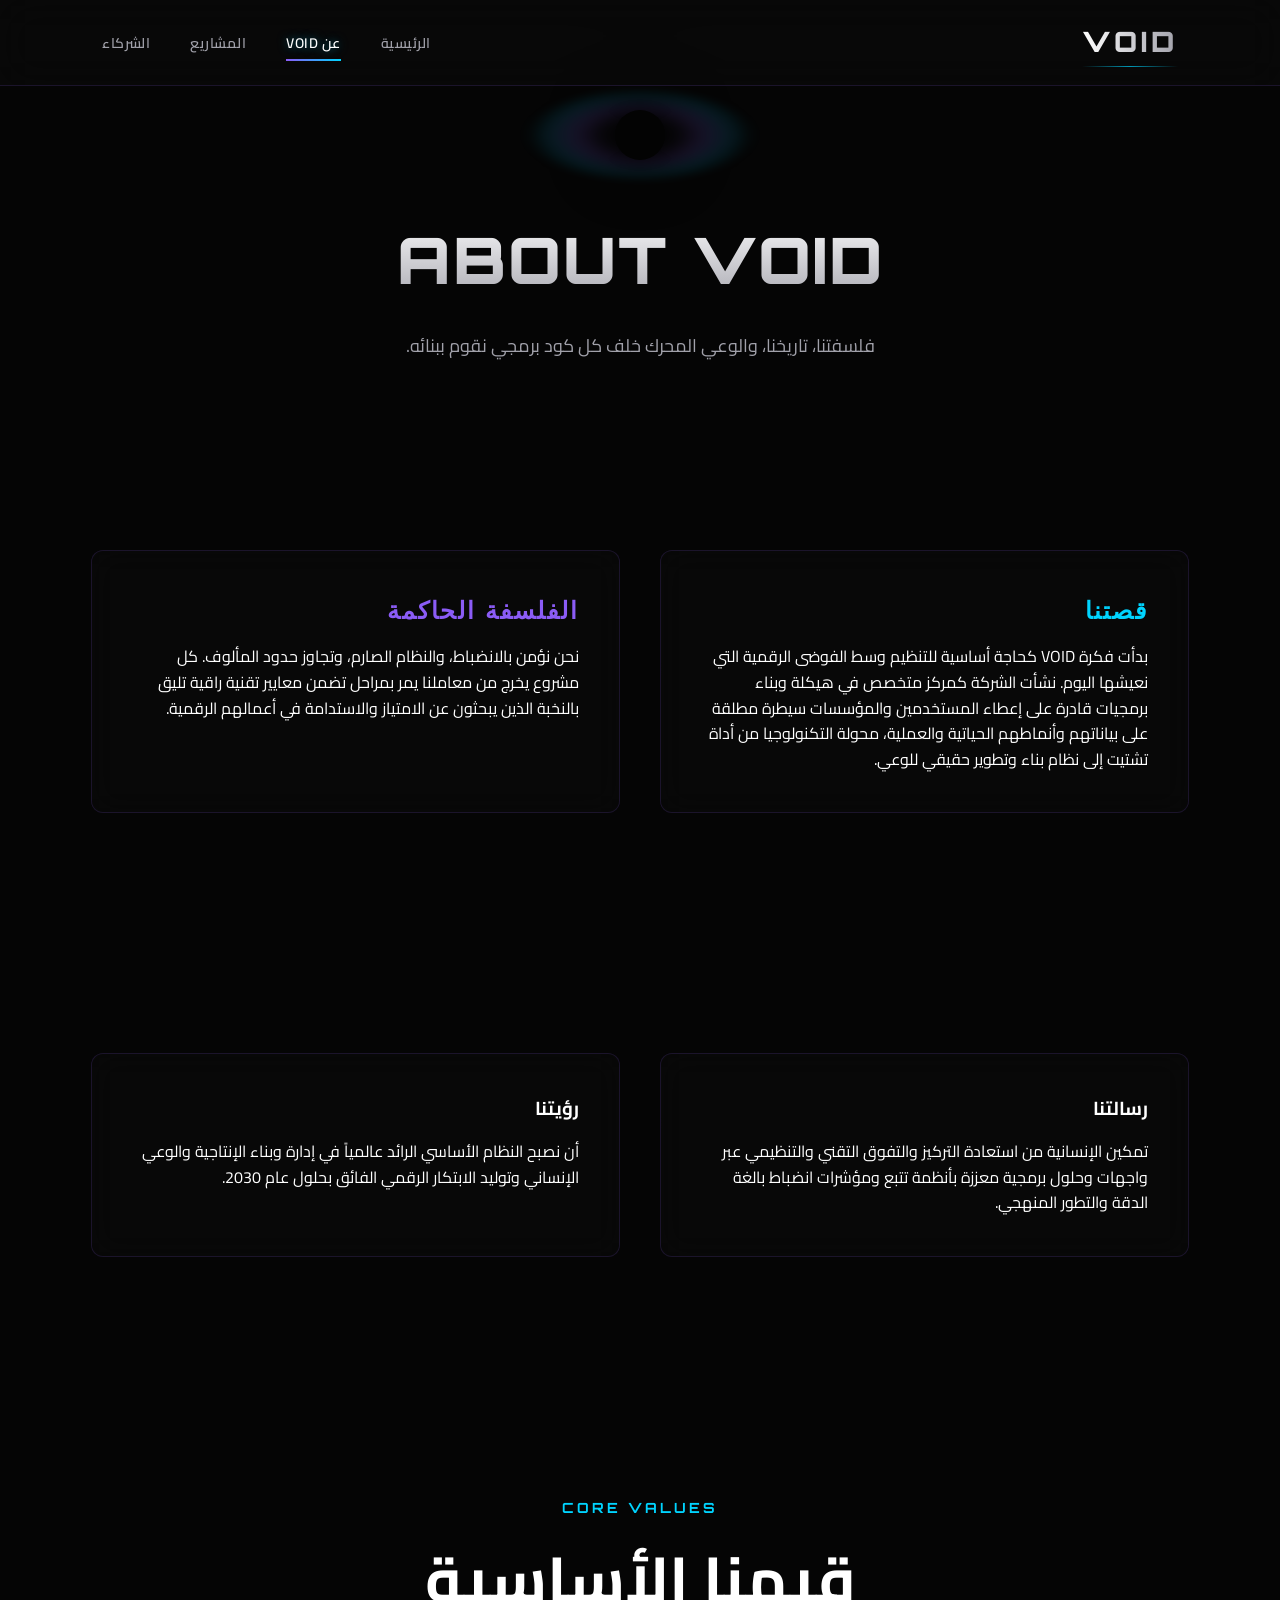
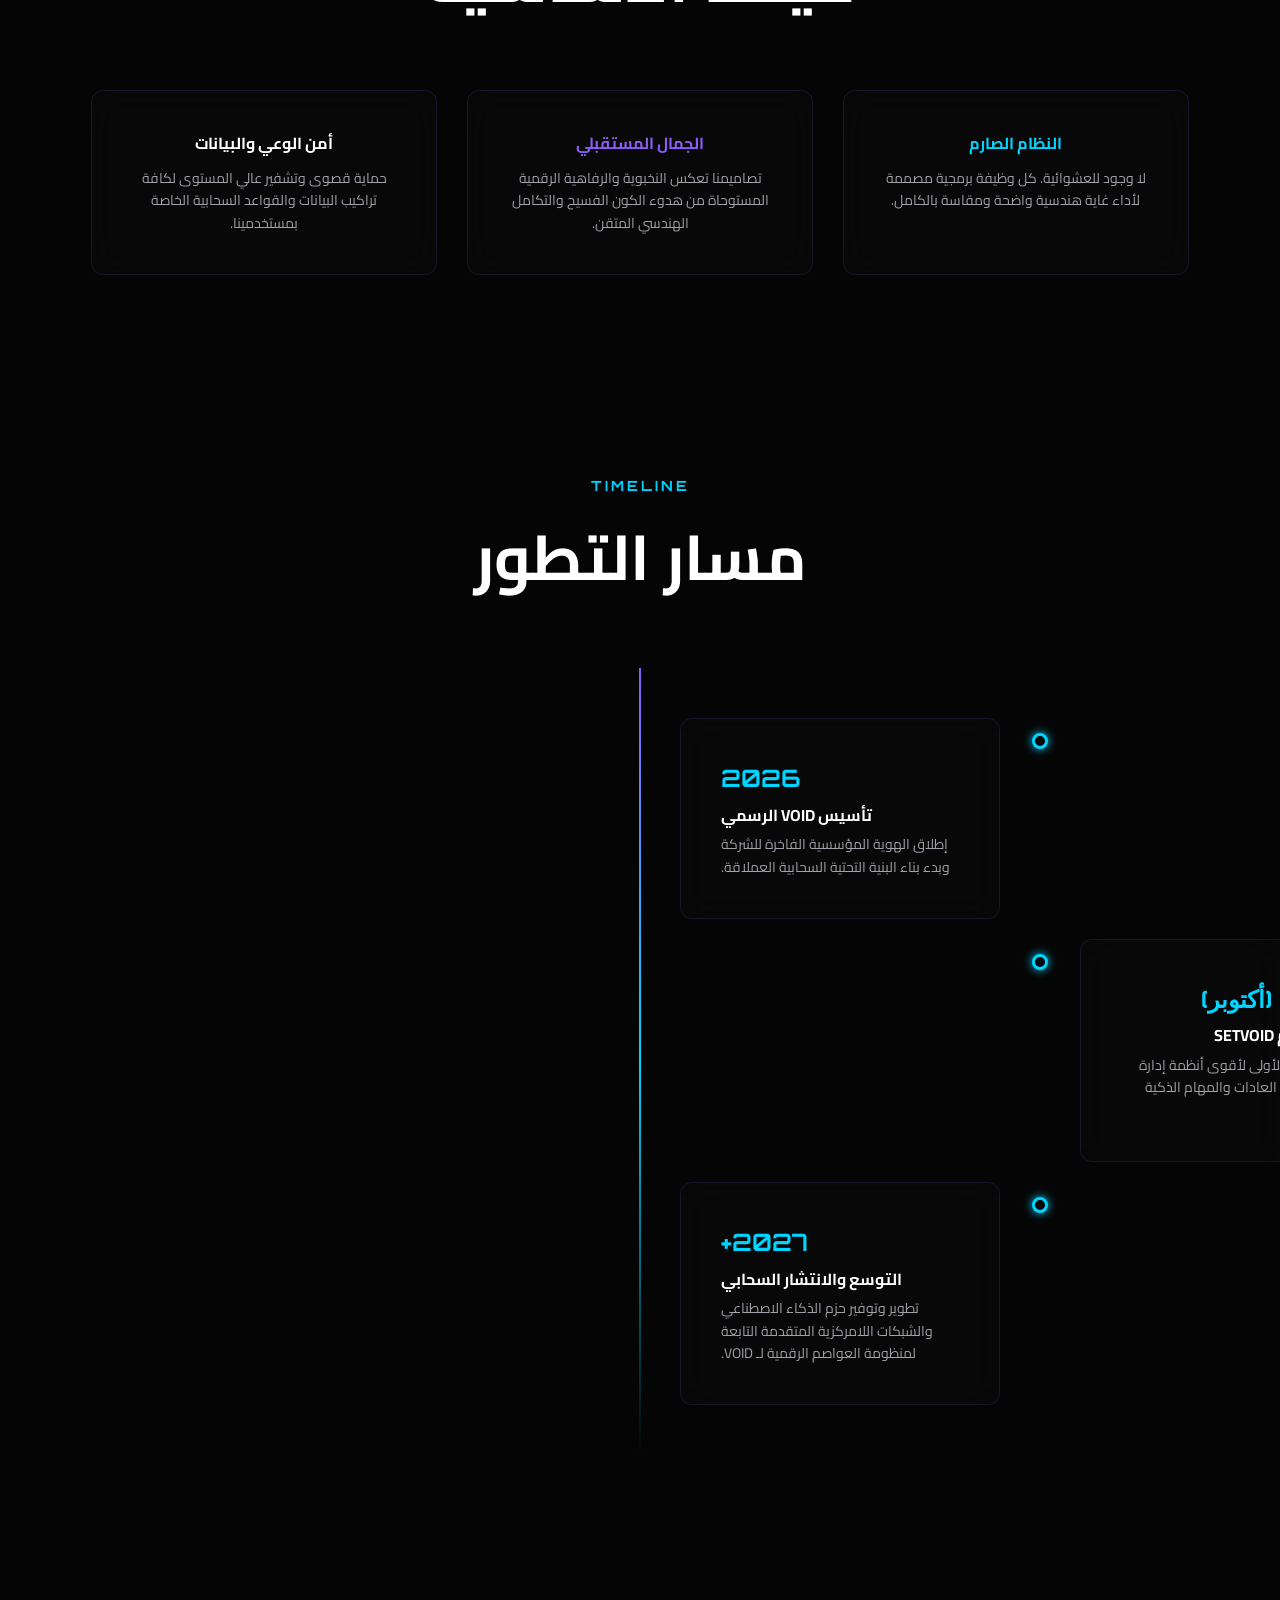
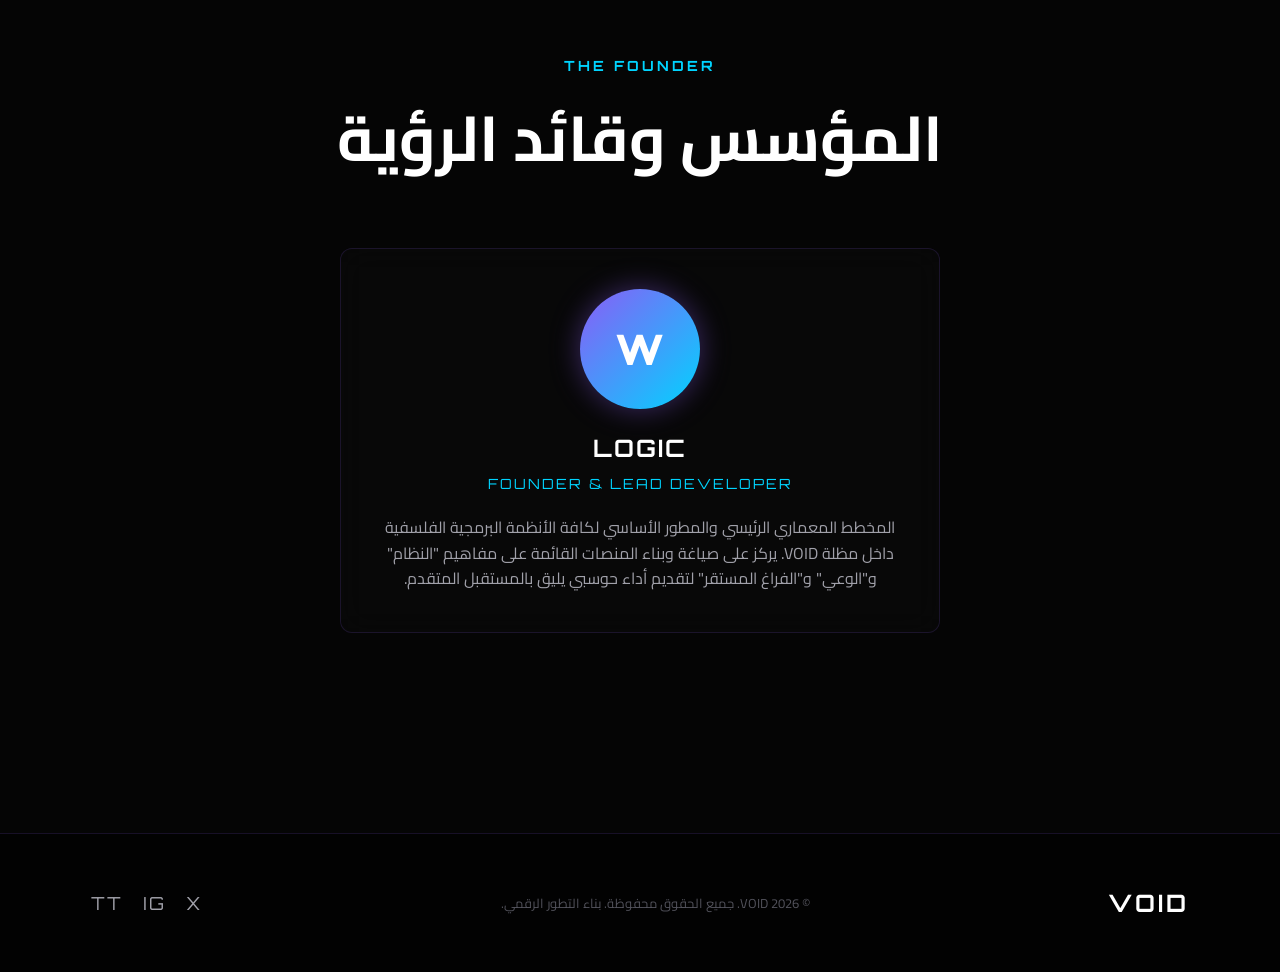
<file: about.html>
<!DOCTYPE html>
<html lang="ar" dir="rtl">
<head>
    <meta charset="UTF-8">
    <meta name="viewport" content="width=device-width, initial-scale=1.0">
    <title>VOID | من نحن وفلسفتنا الكونيه</title>
    
    <!-- Professional Metadata Architecture -->
    <meta name="description" content="نحن نبني الأنظمة الرقمية التي تحول التطور البشري. شركة VOID للحلول التقنية المستقبلية المتقدمة.">
    <meta name="keywords" content="VOID, SETVOID, الذكاء الاصطناعي, تطوير البرمجيات, تكنولوجيا مستقبلية">
    <meta property="og:title" content="VOID | من نحن وفلسفتنا الكونيه">
    <meta property="og:description" content="نحن نبني الأنظمة الرقمية التي تحول التطور البشري.">
    <meta property="og:type" content="website">
    <meta name="twitter:card" content="summary_large_image">
    
    <!-- Styling Framework Base -->
    <link rel="stylesheet" href="style.css">

    <!-- Responsive Timeline Fix Layer -->
    <style>
        @media (max-width: 768px) {
            .timeline-container::after {
                left: 90% !important; /* نقل خط المنتصف إلى الطرف ليناسب العرض العمودي */
            }
            .timeline-item {
                width: 100% !important;
                padding-left: 20px !important;
                padding-right: 20px !important;
                right: auto !important;
                left: auto !important;
                float: none !important;
                display: block !important;
                box-sizing: border-box !important;
            }
            .timeline-item.left, .timeline-item.right {
                left: 0 !important;
                right: 0 !important;
                text-align: right !important;
            }
            .timeline-item.left::after, .timeline-item.right::after {
                left: 90% !important;
                right: auto !important;
            }
        }
    </style>
</head>
<body>

    <!-- Loading Screen System Architecture -->
    <div id="loading-screen" class="loading-screen">
        <div class="loader-pulse"></div>
    </div>

    <!-- Fixed Interactive Glassmorphism Navigation Structure -->
    <nav class="navbar">
        <div class="logo-container">
            <a href="index.html" class="logo">VOID</a>
        </div>
        <div class="menu-toggle">
            <span></span>
            <span></span>
            <span></span>
        </div>
        <ul class="nav-links">
            <li ><a href="index.html">الرئيسية</a></li>
            <li class="active"><a href="about.html">عن VOID</a></li>
            <li ><a href="projects.html">المشاريع</a></li>
            <li ><a href="partners.html">الشركاء</a></li>
        </ul>
    </nav>

    <!-- Cosmic Engine Rendering Canvases -->
    <canvas id="cosmic-bg"></canvas>
    <div class="nebula-overlay"></div>

    <!-- Main Container -->
    
    <header class="page-hero">
        <div class="black-hole-container" style="width: 300px; height: 300px; top: 30%; opacity: 0.4;">
            <div class="black-hole-core" style="width: 50px; height: 50px;"></div>
            <div class="accretion-disk" style="width: 220px; height: 220px;"></div>
        </div>
        <h1 class="en-title">ABOUT VOID</h1>
        <p class="hero-desc">فلسفتنا، تاريخنا، والوعي المحرك خلف كل كود برمجي نقوم ببنائه.</p>
    </header>


    <main class="container">
        
        <!-- Our Story Section -->
        <section class="section-padding">
            <div class="story-grid">
                <div class="glass-card">
                    <h2 class="en-title" style="color: var(--neon-blue); margin-bottom: 15px;">قصتنا</h2>
                    <p>بدأت فكرة VOID كحاجة أساسية للتنظيم وسط الفوضى الرقمية التي نعيشها اليوم. نشأت الشركة كمركز متخصص في هيكلة وبناء برمجيات قادرة على إعطاء المستخدمين والمؤسسات سيطرة مطلقة على بياناتهم وأنماطهم الحياتية والعملية، محولة التكنولوجيا من أداة تشتيت إلى نظام بناء وتطوير حقيقي للوعي.</p>
                </div>
                <div class="glass-card">
                    <h2 class="en-title" style="color: var(--primary-purple); margin-bottom: 15px;">الفلسفة الحاكمة</h2>
                    <p>نحن نؤمن بالانضباط، والنظام الصارم، وتجاوز حدود المألوف. كل مشروع يخرج من معاملنا يمر بمراحل تضمن معايير تقنية راقية تليق بالنخبة الذين يبحثون عن الامتياز والاستدامة في أعمالهم الرقمية.</p>
                </div>
            </div>
        </section>

        <!-- Mission & Vision Section -->
        <section class="section-padding">
            <div class="mv-grid">
                <div class="glass-card">
                    <h3 style="margin-bottom: 15px;">رسالتنا</h3>
                    <p>تمكين الإنسانية من استعادة التركيز والتفوق التقني والتنظيمي عبر واجهات وحلول برمجية معززة بأنظمة تتبع ومؤشرات انضباط بالغة الدقة والتطور المنهجي.</p>
                </div>
                <div class="glass-card">
                    <h3 style="margin-bottom: 15px;">رؤيتنا</h3>
                    <p>أن نصبح النظام الأساسي الرائد عالمياً في إدارة وبناء الإنتاجية والوعي الإنساني وتوليد الابتكار الرقمي الفائق بحلول عام 2030.</p>
                </div>
            </div>
        </section>

        <!-- Core Values Section -->
        <section class="section-padding">
            <div class="section-title">
                <span>CORE VALUES</span>
                <h2>قيمنا الأساسية</h2>
            </div>
            <div class="values-grid">
                <div class="glass-card" style="text-align: center;">
                    <h4 style="color: var(--neon-blue); margin-bottom: 10px;">النظام الصارم</h4>
                    <p style="font-size: 14px; color: var(--gray);">لا وجود للعشوائية. كل وظيفة برمجية مصممة لأداء غاية هندسية واضحة ومقاسة بالكامل.</p>
                </div>
                <div class="glass-card" style="text-align: center;">
                    <h4 style="color: var(--primary-purple); margin-bottom: 10px;">الجمال المستقبلي</h4>
                    <p style="font-size: 14px; color: var(--gray);">تصاميمنا تعكس النخبوية والرفاهية الرقمية المستوحاة من هدوء الكون الفسيح والتكامل الهندسي المتقن.</p>
                </div>
                <div class="glass-card" style="text-align: center;">
                    <h4 style="color: var(--white); margin-bottom: 10px;">أمن الوعي والبيانات</h4>
                    <p style="font-size: 14px; color: var(--gray);">حماية قصوى وتشفير عالي المستوى لكافة تراكيب البيانات والقواعد السحابية الخاصة بمستخدمينا.</p>
                </div>
            </div>
        </section>

        <!-- Timeline Section -->
        <section class="section-padding">
            <div class="section-title">
                <span>TIMELINE</span>
                <h2>مسار التطور</h2>
            </div>
            <div class="timeline-container">
                <div class="timeline-item right">
                    <div class="glass-card">
                        <div class="timeline-year">2026</div>
                        <h4>تأسيس VOID الرسمي</h4>
                        <p style="color: var(--gray); font-size: 14px; margin-top: 5px;">إطلاق الهوية المؤسسية الفاخرة للشركة وبدء بناء البنية التحتية السحابية العملاقة.</p>
                    </div>
                </div>
                <div class="timeline-item left">
                    <div class="glass-card">
                        <div class="timeline-year">2026 (أكتوبر)</div>
                        <h4>إطلاق نظام SETVOID</h4>
                        <p style="color: var(--gray); font-size: 14px; margin-top: 5px;">افتتاح البوابة الأولى لأقوى أنظمة إدارة الانضباط وبناء العادات والمهام الذكية عالمياً.</p>
                    </div>
                </div>
                <div class="timeline-item right">
                    <div class="glass-card">
                        <div class="timeline-year">2027+</div>
                        <h4>التوسع والانتشار السحابي</h4>
                        <p style="color: var(--gray); font-size: 14px; margin-top: 5px;">تطوير وتوفير حزم الذكاء الاصطناعي والشبكات اللامركزية المتقدمة التابعة لمنظومة العواصم الرقمية لـ VOID.</p>
                    </div>
                </div>
            </div>
        </section>

        <!-- Founder Section -->
        <section class="section-padding">
            <div class="section-title">
                <span>THE FOUNDER</span>
                <h2>المؤسس وقائد الرؤية</h2>
            </div>
            <div class="glass-card founder-card">
                <div class="founder-avatar"></div>
                <h3 class="en-title">LOGIC</h3>
                <div class="founder-title">Founder & Lead Developer</div>
                <p style="color: var(--gray);">المخطط المعماري الرئيسي والمطور الأساسي لكافة الأنظمة البرمجية الفلسفية داخل مظلة VOID. يركز على صياغة وبناء المنصات القائمة على مفاهيم "النظام" و"الوعي" و"الفراغ المستقر" لتقديم أداء حوسبي يليق بالمستقبل المتقدم.</p>
            </div>
        </section>

    </main>

    <!-- Premium Core Corporate Footer -->
    <footer class="footer">
        <div class="container footer-content">
            <a href="index.html" class="footer-logo">VOID</a>
            <div class="copyright">
                &copy; 2026 VOID. جميع الحقوق محفوظة. بناء التطور الرقمي.
            </div>
            <ul class="social-links">
                <li><a href="https://x.com/setvoidOfficial" target="_blank" class="en-title">X</a></li>
                <li><a href="https://instagram.com/setvoid.official" target="_blank" class="en-title">IG</a></li>
                <li><a href="https://tiktok.com/@setvoidofficial" target="_blank" class="en-title">TT</a></li>
            </ul>
        </div>
    </footer>

    <!-- Interactive Scripts Deployment -->
    <script src="main.js"></script>
</body>
</html>
</file>
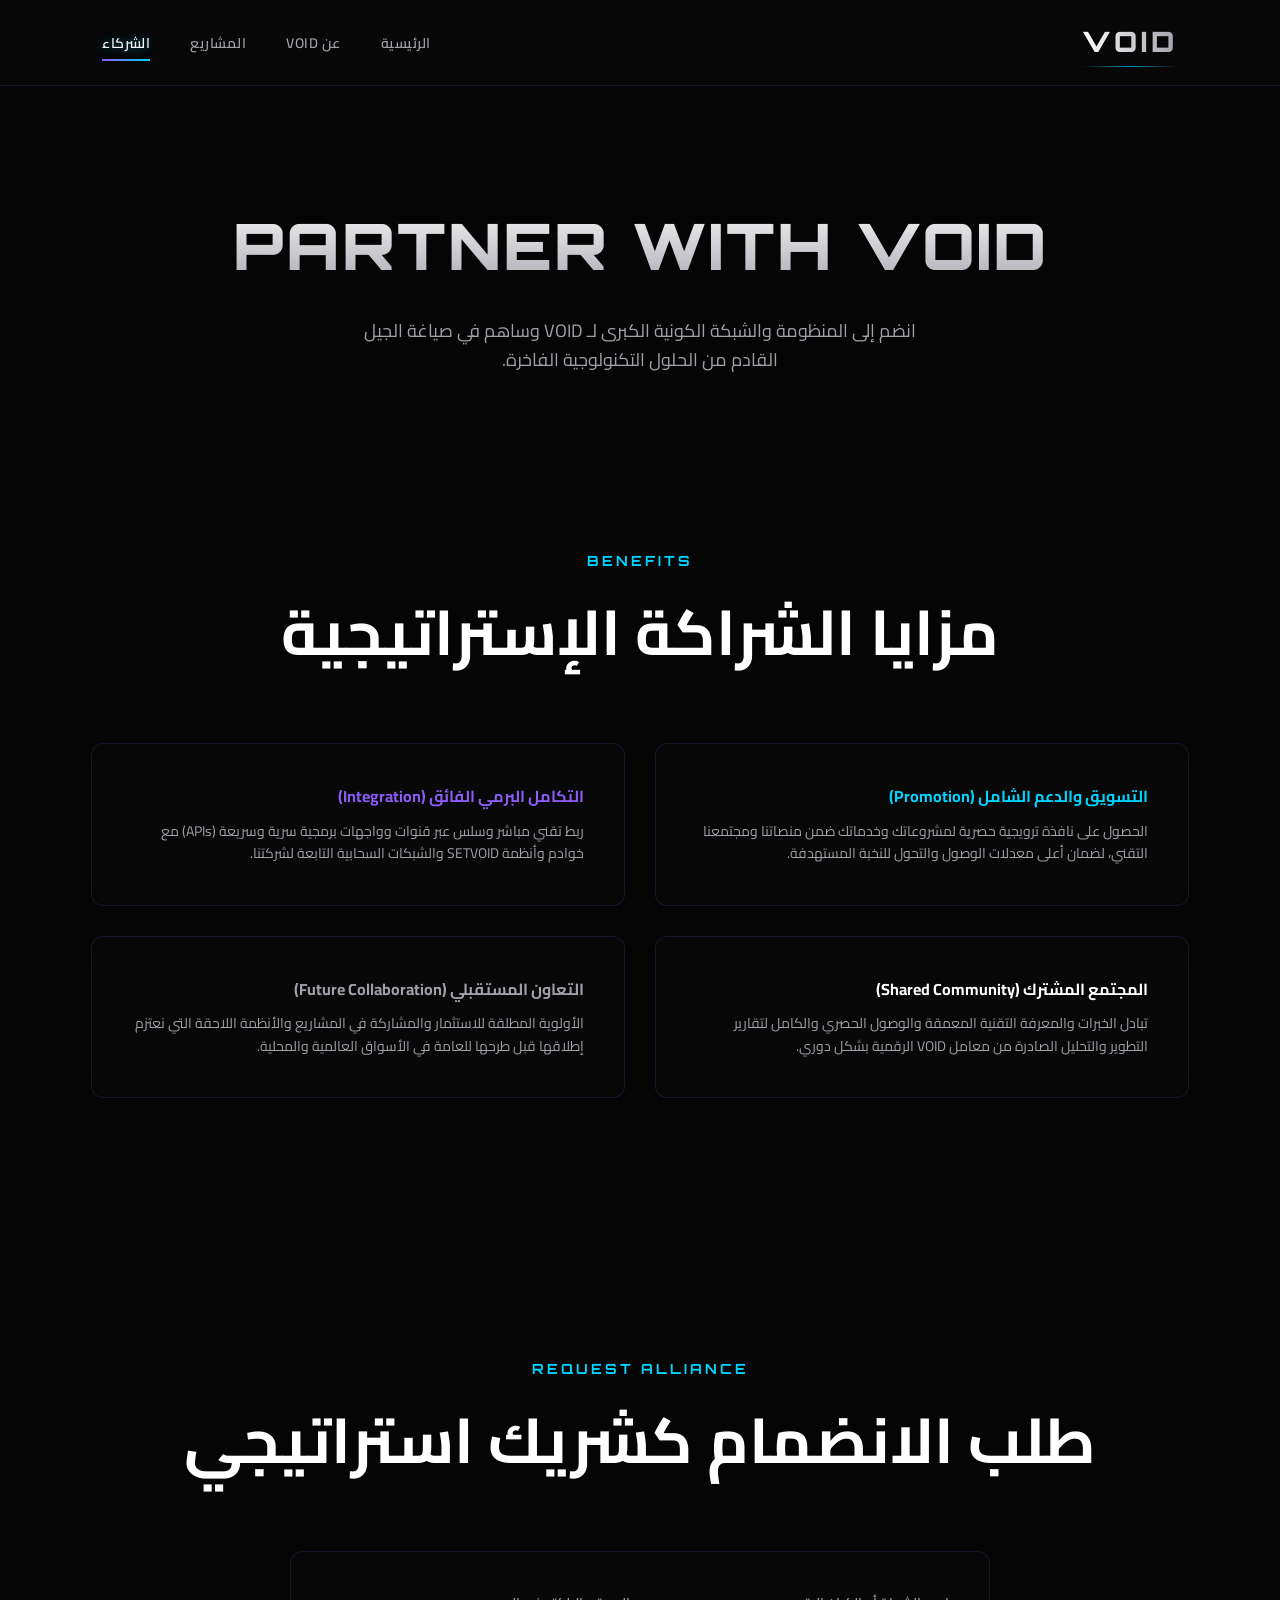
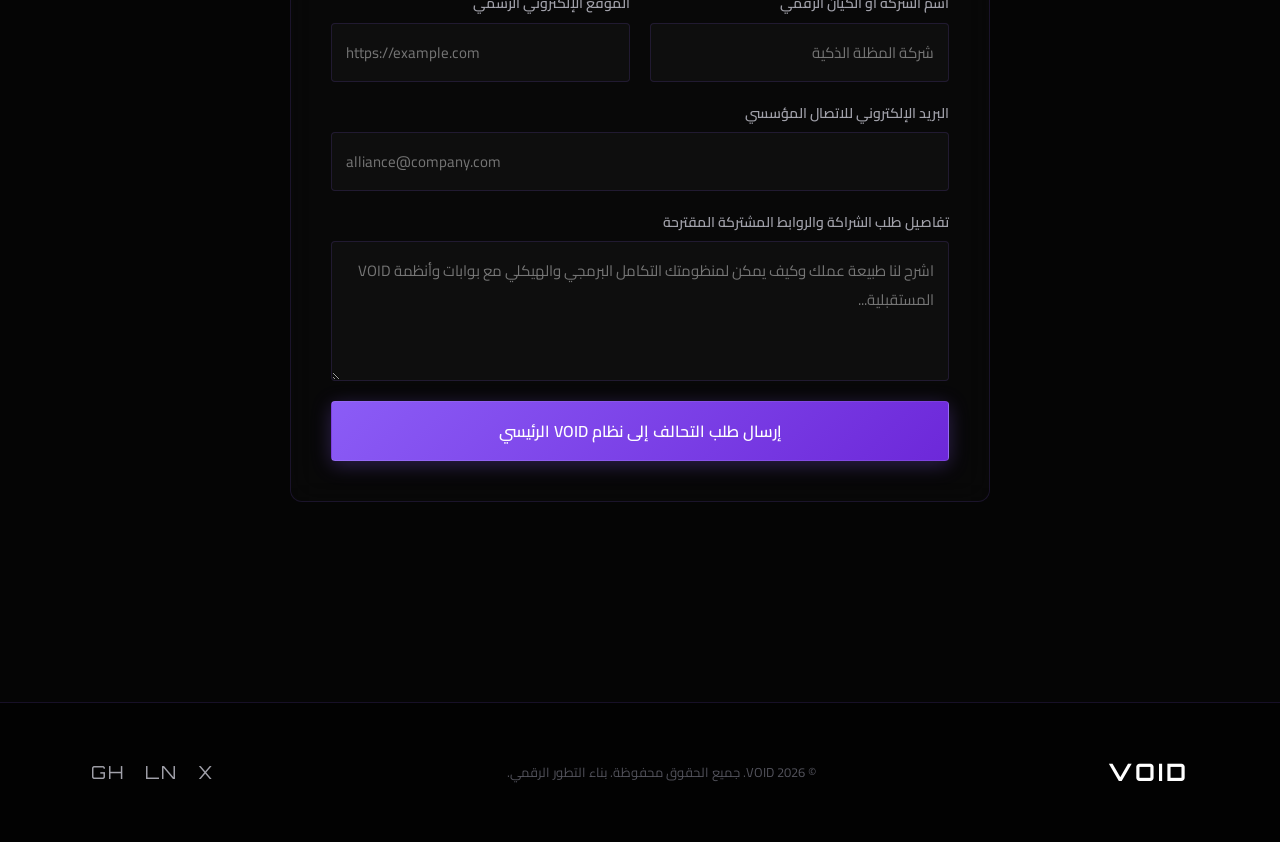
<file: partners.html>
<!DOCTYPE html>
<html lang="ar" dir="rtl">
<head>
    <meta charset="UTF-8">
    <meta name="viewport" content="width=device-width, initial-scale=1.0">
    <title>VOID | طلب الشراكة والتحالف الرقمي المتقدم</title>
    
    <!-- Professional Metadata Architecture -->
    <meta name="description" content="نحن نبني الأنظمة الرقمية التي تحول التطور البشري. شركة VOID للحلول التقنية المستقبلية المتقدمة.">
    <meta name="keywords" content="VOID, SETVOID, الذكاء الاصطناعي, تطوير البرمجيات, تكنولوجيا مستقبلية">
    <meta property="og:title" content="VOID | طلب الشراكة والتحالف الرقمي المتقدم">
    <meta property="og:description" content="نحن نبني الأنظمة الرقمية التي تحول التطور البشري.">
    <meta property="og:type" content="website">
    <meta name="twitter:card" content="summary_large_image">
    
    <!-- Styling Framework Base -->
    <link rel="stylesheet" href="style.css">
</head>
<body>

    <!-- Loading Screen System Architecture -->
    <div id="loading-screen" class="loading-screen">
        <div class="loader-pulse"></div>
    </div>

    <!-- Fixed Interactive Glassmorphism Navigation Structure -->
    <nav class="navbar">
        <div class="logo-container">
            <a href="index.html" class="logo">VOID</a>
        </div>
        <div class="menu-toggle">
            <span></span>
            <span></span>
            <span></span>
        </div>
        <ul class="nav-links">
            <li ><a href="index.html">الرئيسية</a></li>
            <li ><a href="about.html">عن VOID</a></li>
            <li ><a href="projects.html">المشاريع</a></li>
            <li class="active"><a href="partners.html">الشركاء</a></li>
        </ul>
    </nav>

    <!-- Cosmic Engine Rendering Canvases -->
    <canvas id="cosmic-bg"></canvas>
    <div class="nebula-overlay"></div>

    <!-- Main Container -->
    
    <header class="page-hero">
        <h1 class="en-title">PARTNER WITH VOID</h1>
        <p class="hero-desc">انضم إلى المنظومة والشبكة الكونية الكبرى لـ VOID وساهم في صياغة الجيل القادم من الحلول التكنولوجية الفاخرة.</p>
    </header>


    <main class="container">
        
        <!-- Benefits Section -->
        <section class="section-padding">
            <div class="section-title">
                <span>BENEFITS</span>
                <h2>مزايا الشراكة الإستراتيجية</h2>
            </div>
            <div class="benefits-grid">
                <div class="glass-card">
                    <h4 style="color: var(--neon-blue); margin-bottom: 10px;">التسويق والدعم الشامل (Promotion)</h4>
                    <p style="color: var(--gray); font-size: 14px;">الحصول على نافذة ترويجية حصرية لمشروعاتك وخدماتك ضمن منصاتنا ومجتمعنا التقني، لضمان أعلى معدلات الوصول والتحول للنخبة المستهدفة.</p>
                </div>
                <div class="glass-card">
                    <h4 style="color: var(--primary-purple); margin-bottom: 10px;">التكامل البرمي الفائق (Integration)</h4>
                    <p style="color: var(--gray); font-size: 14px;">ربط تقني مباشر وسلس عبر قنوات وواجهات برمجية سرية وسريعة (APIs) مع خوادم وأنظمة SETVOID والشبكات السحابية التابعة لشركتنا.</p>
                </div>
                <div class="glass-card">
                    <h4 style="color: var(--white); margin-bottom: 10px;">المجتمع المشترك (Shared Community)</h4>
                    <p style="color: var(--gray); font-size: 14px;">تبادل الخبرات والمعرفة التقنية المعمقة والوصول الحصري والكامل لتقارير التطوير والتحليل الصادرة من معامل VOID الرقمية بشكل دوري.</p>
                </div>
                <div class="glass-card">
                    <h4 style="color: var(--gray); margin-bottom: 10px;">التعاون المستقبلي (Future Collaboration)</h4>
                    <p style="color: var(--gray); font-size: 14px;">الأولوية المطلقة للاستثمار والمشاركة في المشاريع والأنظمة اللاحقة التي نعتزم إطلاقها قبل طرحها للعامة في الأسواق العالمية والمحلية.</p>
                </div>
            </div>
        </section>

        <!-- Partner Request Form Section -->
        <section class="section-padding">
            <div class="section-title">
                <span>REQUEST ALLIANCE</span>
                <h2>طلب الانضمام كشريك استراتيجي</h2>
            </div>
            <div class="glass-card partner-form-container">
                <form action="#" method="POST" onsubmit="event.preventDefault(); alert('تم استلام طلب التحالف الاستراتيجي بنجاح. سيقوم مهندسو الأنظمة في VOID بمراجعة سجلاتك والتواصل معك عبر القنوات المشفرة قريباً.');">
                    <div class="form-grid">
                        <div class="form-group">
                            <label>اسم الشركة أو الكيان الرقمي</label>
                            <input type="text" class="form-control" required placeholder="شركة المظلة الذكية">
                        </div>
                        <div class="form-group">
                            <label>الموقع الإلكتروني الرسمي</label>
                            <input type="url" class="form-control" required placeholder="https://example.com" style="direction: ltr; text-align: left;">
                        </div>
                        <div class="form-group full-width">
                            <label>البريد الإلكتروني للاتصال المؤسسي</label>
                            <input type="email" class="form-control" required placeholder="alliance@company.com" style="direction: ltr; text-align: left;">
                        </div>
                        <div class="form-group full-width">
                            <label>تفاصيل طلب الشراكة والروابط المشتركة المقترحة</label>
                            <textarea class="form-control" required placeholder="اشرح لنا طبيعة عملك وكيف يمكن لمنظومتك التكامل البرمجي والهيكلي مع بوابات وأنظمة VOID المستقبلية..."></textarea>
                        </div>
                    </div>
                    <button type="submit" class="btn btn-primary" style="width: 100%; font-size: 16px;">إرسال طلب التحالف إلى نظام VOID الرئيسي</button>
                </form>
            </div>
        </section>

    </main>

    <!-- Premium Core Corporate Footer -->
    <footer class="footer">
        <div class="container footer-content">
            <a href="index.html" class="footer-logo">VOID</a>
            <div class="copyright">
                &copy; 2026 VOID. جميع الحقوق محفوظة. بناء التطور الرقمي.
            </div>
            <ul class="social-links">
                <li><a href="#" class="en-title">X</a></li>
                <li><a href="#" class="en-title">LN</a></li>
                <li><a href="#" class="en-title">GH</a></li>
            </ul>
        </div>
    </footer>

    <!-- Interactive Scripts Deployment -->
    <script src="main.js"></script>
</body>
</html>
</file>
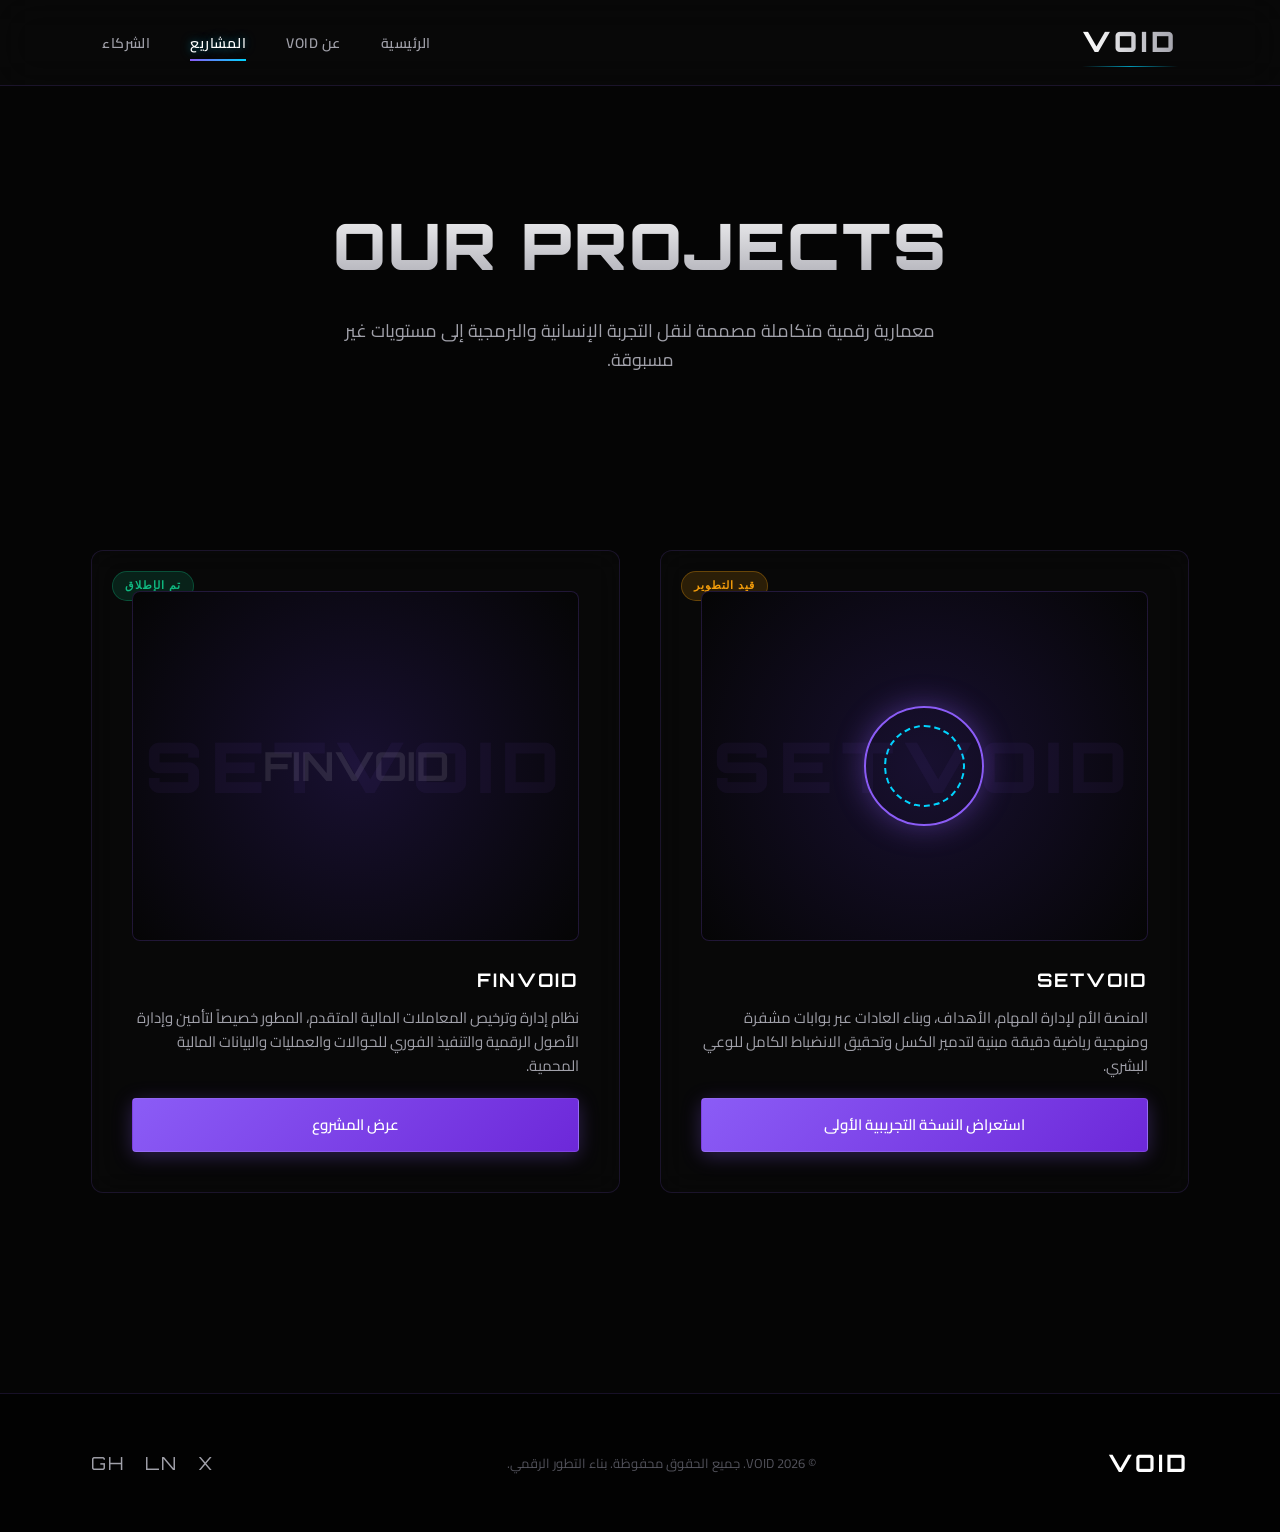
<file: projects.html>
<!DOCTYPE html>
<html lang="ar" dir="rtl">
<head>
    <meta charset="UTF-8">
    <meta name="viewport" content="width=device-width, initial-scale=1.0">
    <title>VOID | ترسانة الأنظمة والمشاريع الرقمية</title>
    
    <!-- Professional Metadata Architecture -->
    <meta name="description" content="نحن نبني الأنظمة الرقمية التي تحول التطور البشري. شركة VOID للحلول التقنية المستقبلية المتقدمة.">
    <meta name="keywords" content="VOID, SETVOID, الذكاء الاصطناعي, تطوير البرمجيات, تكنولوجيا مستقبلية">
    <meta property="og:title" content="VOID | ترسانة الأنظمة والمشاريع الرقمية">
    <meta property="og:description" content="نحن نبني الأنظمة الرقمية التي تحول التطور البشري.">
    <meta property="og:type" content="website">
    <meta name="twitter:card" content="summary_large_image">
    
    <!-- Styling Framework Base -->
    <link rel="stylesheet" href="style.css">
</head>
<body>

    <!-- Loading Screen System Architecture -->
    <div id="loading-screen" class="loading-screen">
        <div class="loader-pulse"></div>
    </div>

    <!-- Fixed Interactive Glassmorphism Navigation Structure -->
    <nav class="navbar">
        <div class="logo-container">
            <a href="index.html" class="logo">VOID</a>
        </div>
        <div class="menu-toggle">
            <span></span>
            <span></span>
            <span></span>
        </div>
        <ul class="nav-links">
            <li ><a href="index.html">الرئيسية</a></li>
            <li ><a href="about.html">عن VOID</a></li>
            <li class="active"><a href="projects.html">المشاريع</a></li>
            <li ><a href="partners.html">الشركاء</a></li>
        </ul>
    </nav>

    <!-- Cosmic Engine Rendering Canvases -->
    <canvas id="cosmic-bg"></canvas>
    <div class="nebula-overlay"></div>

    <!-- Main Container -->
    
    <header class="page-hero">
        <h1 class="en-title">OUR PROJECTS</h1>
        <p class="hero-desc">معمارية رقمية متكاملة مصممة لنقل التجربة الإنسانية والبرمجية إلى مستويات غير مسبوقة.</p>
    </header>


    <main class="container">
        
        <section class="section-padding">
            <div class="projects-grid">
                <!-- Project 1: SETVOID -->
                <div class="glass-card project-card-large">
                    <div>
                        <span class="project-status status-dev">قيد التطوير</span>
                        <div class="project-visual">
                            <div class="visual-element"></div>
                        </div>
                        <h3 class="en-title" style="margin-bottom: 10px;">SETVOID</h3>
                        <p style="color: var(--gray); font-size: 15px; margin-bottom: 20px;">المنصة الأم لإدارة المهام، الأهداف، وبناء العادات عبر بوابات مشفرة ومنهجية رياضية دقيقة مبنية لتدمير الكسل وتحقيق الانضباط الكامل للوعي البشري.</p>
                    </div>
                    <a href="Projects/setvoid" class="btn btn-primary" style="width: 100%;">استعراض النسخة التجريبية الأولى</a>
                </div>

                <!-- Project 2: FINVOID -->
                <div class="glass-card project-card-large">
                    <div>
                        <span class="project-status status-active">تم الإطلاق</span>
                        <div class="project-visual">
                            <div style="font-family: var(--font-title); color: rgba(255,255,255,0.1); font-size: 40px; font-weight: 700;">FINVOID</div>
                        </div>
                        <h3 class="en-title" style="margin-bottom: 10px;">FINVOID</h3>
                        <p style="color: var(--gray); font-size: 15px; margin-bottom: 20px;">نظام إدارة وترخيص المعاملات المالية المتقدم، المطور خصيصاً لتأمين وإدارة الأصول الرقمية والتنفيذ الفوري للحوالات والعمليات والبيانات المالية المحمية.</p>
                    </div>
                    <a href="Projects/FinVoid" class="btn btn-primary" style="width: 100%;">عرض المشروع</a>
                </div>
            </div>
        </section>

    </main>

    <!-- Premium Core Corporate Footer -->
    <footer class="footer">
        <div class="container footer-content">
            <a href="index.html" class="footer-logo">VOID</a>
            <div class="copyright">
                &copy; 2026 VOID. جميع الحقوق محفوظة. بناء التطور الرقمي.
            </div>
            <ul class="social-links">
                <li><a href="#" class="en-title">X</a></li>
                <li><a href="#" class="en-title">LN</a></li>
                <li><a href="#" class="en-title">GH</a></li>
            </ul>
        </div>
    </footer>

    <!-- Interactive Scripts Deployment -->
    <script src="main.js"></script>
</body>
</html>
</file>
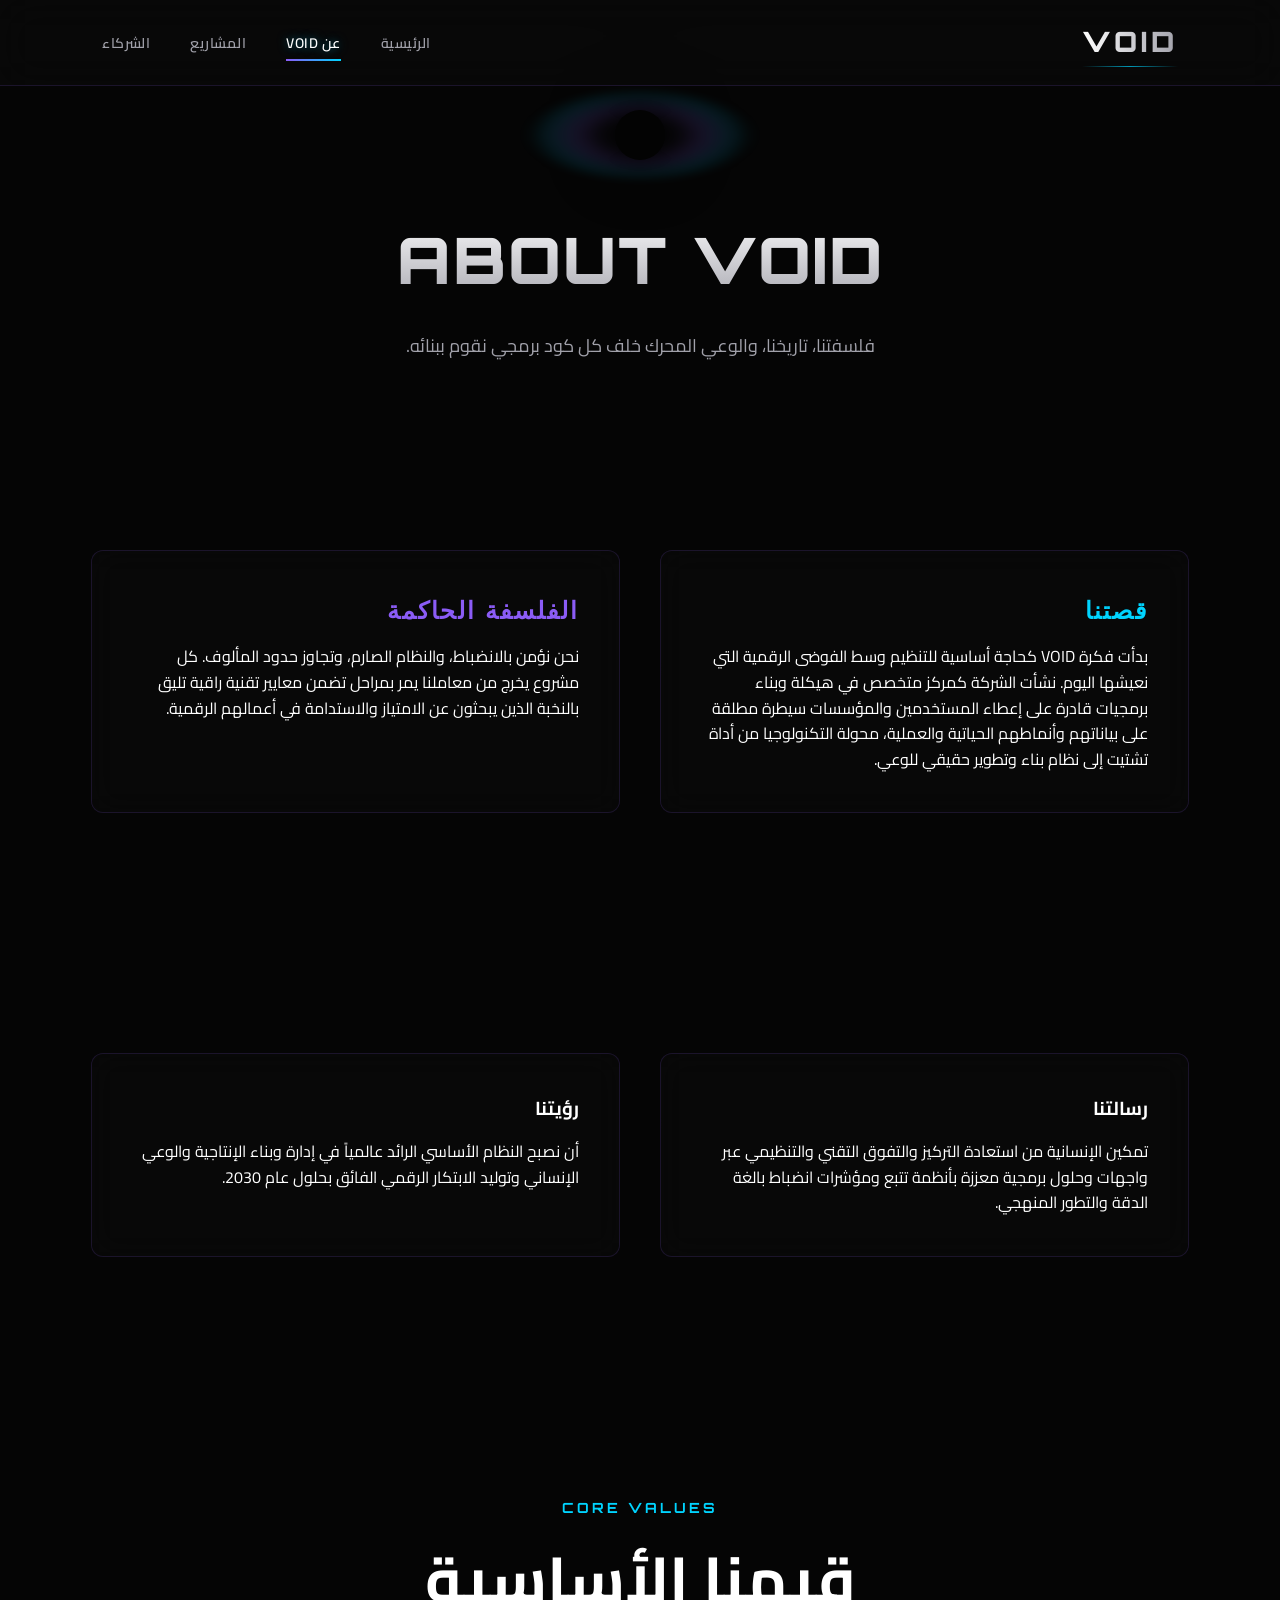
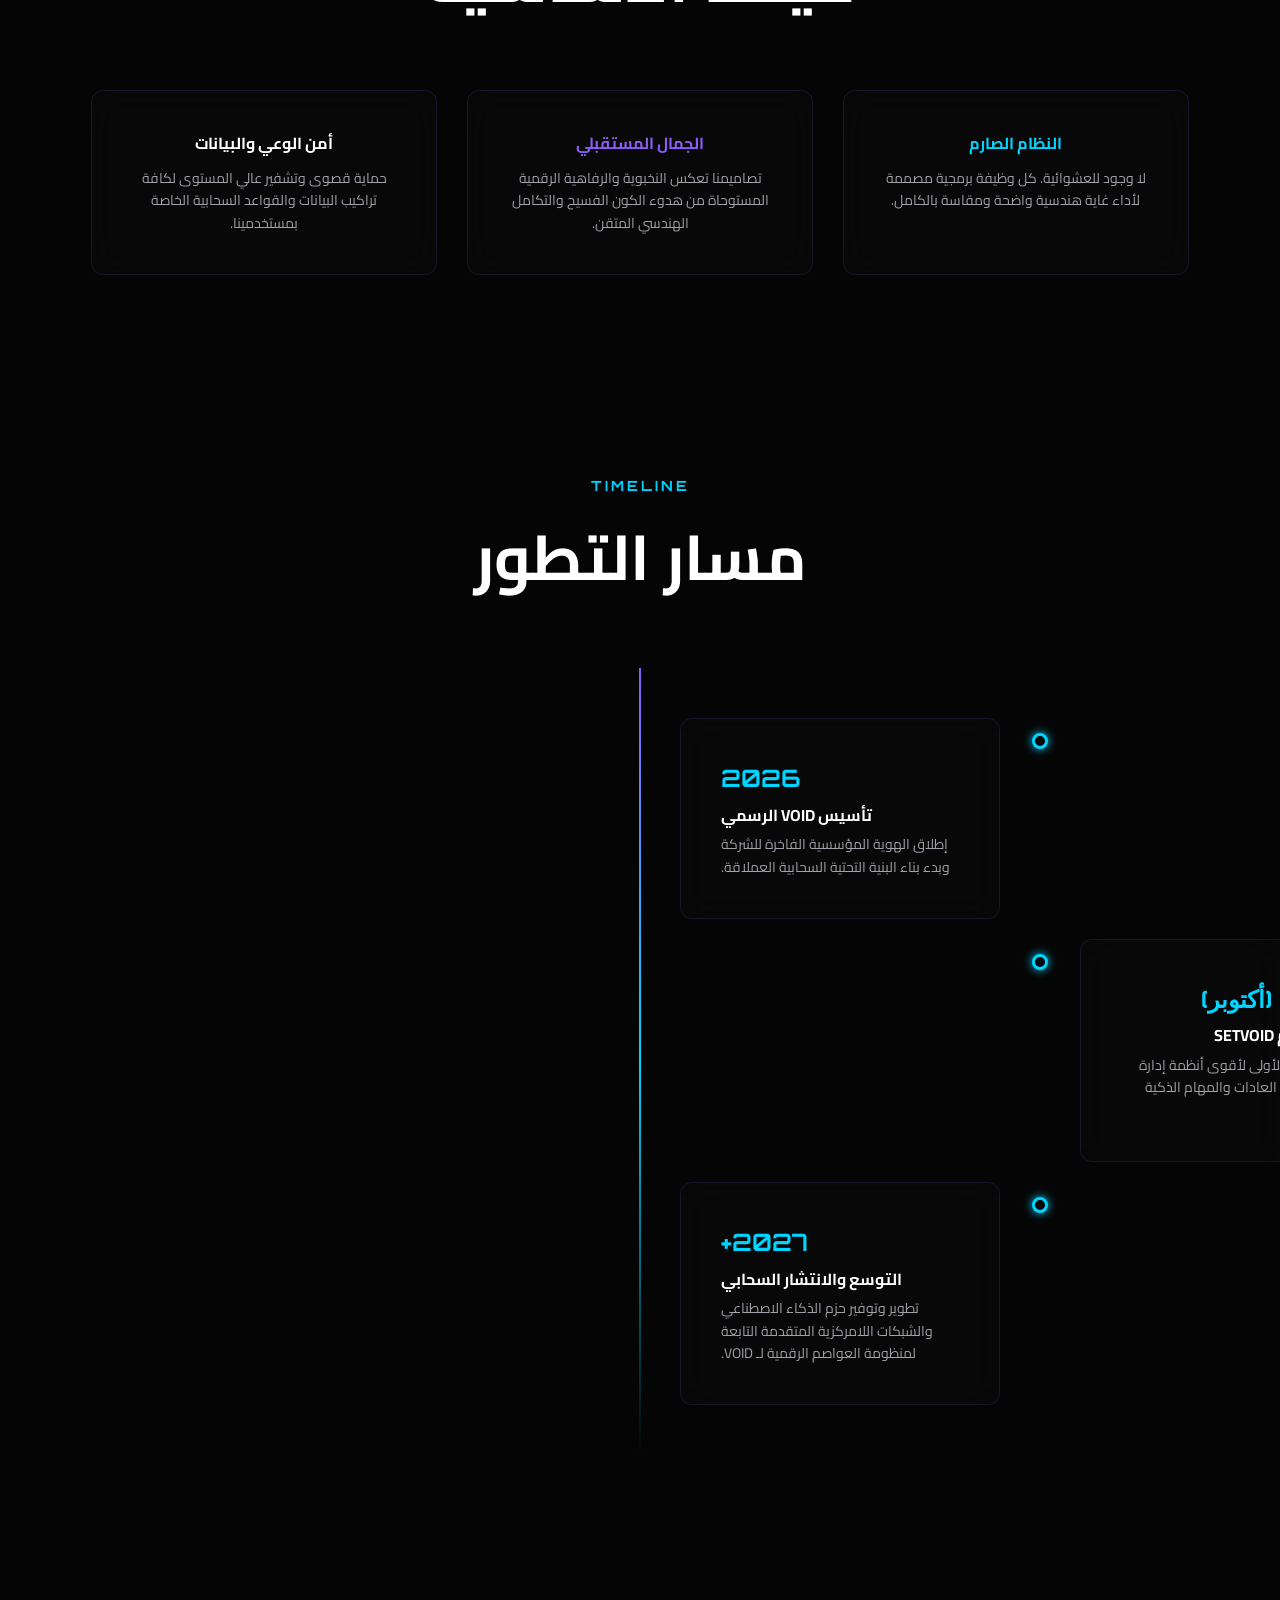
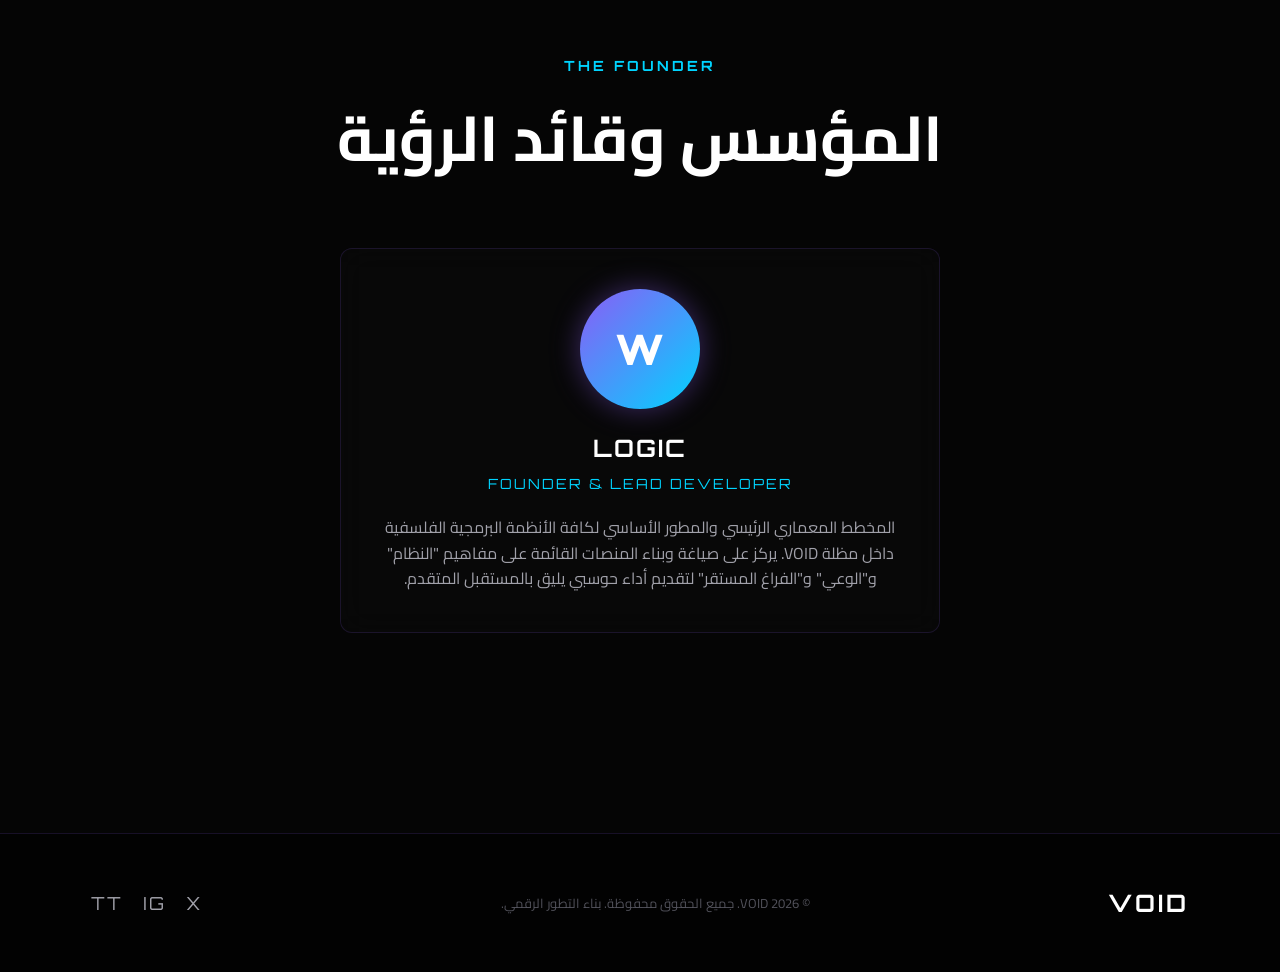
<file: Pages/about.html>
<!DOCTYPE html>
<html lang="ar" dir="rtl">
<head>
    <meta charset="UTF-8">
    <meta name="viewport" content="width=device-width, initial-scale=1.0">
    <title>VOID | من نحن وفلسفتنا الكونيه</title>
    
    <!-- Professional Metadata Architecture -->
    <meta name="description" content="نحن نبني الأنظمة الرقمية التي تحول التطور البشري. شركة VOID للحلول التقنية المستقبلية المتقدمة.">
    <meta name="keywords" content="VOID, SETVOID, الذكاء الاصطناعي, تطوير البرمجيات, تكنولوجيا مستقبلية">
    <meta property="og:title" content="VOID | من نحن وفلسفتنا الكونيه">
    <meta property="og:description" content="نحن نبني الأنظمة الرقمية التي تحول التطور البشري.">
    <meta property="og:type" content="website">
    <meta name="twitter:card" content="summary_large_image">
    
    <!-- Styling Framework Base -->
    <link rel="stylesheet" href="../style.css">

    <!-- Responsive Timeline Fix Layer -->
    <style>
        @media (max-width: 768px) {
            .timeline-container::after {
                left: 90% !important; /* نقل خط المنتصف إلى الطرف ليناسب العرض العمودي */
            }
            .timeline-item {
                width: 100% !important;
                padding-left: 20px !important;
                padding-right: 20px !important;
                right: auto !important;
                left: auto !important;
                float: none !important;
                display: block !important;
                box-sizing: border-box !important;
            }
            .timeline-item.left, .timeline-item.right {
                left: 0 !important;
                right: 0 !important;
                text-align: right !important;
            }
            .timeline-item.left::after, .timeline-item.right::after {
                left: 90% !important;
                right: auto !important;
            }
        }
    </style>
</head>
<body>

    <!-- Loading Screen System Architecture -->
    <div id="loading-screen" class="loading-screen">
        <div class="loader-pulse"></div>
    </div>

    <!-- Fixed Interactive Glassmorphism Navigation Structure -->
    <nav class="navbar">
        <div class="logo-container">
            <a href="index.html" class="logo">VOID</a>
        </div>
        <div class="menu-toggle">
            <span></span>
            <span></span>
            <span></span>
        </div>
        <ul class="nav-links">
            <li ><a href="index.html">الرئيسية</a></li>
            <li class="active"><a href="about.html">عن VOID</a></li>
            <li ><a href="projects.html">المشاريع</a></li>
            <li ><a href="partners.html">الشركاء</a></li>
        </ul>
    </nav>

    <!-- Cosmic Engine Rendering Canvases -->
    <canvas id="cosmic-bg"></canvas>
    <div class="nebula-overlay"></div>

    <!-- Main Container -->
    
    <header class="page-hero">
        <div class="black-hole-container" style="width: 300px; height: 300px; top: 30%; opacity: 0.4;">
            <div class="black-hole-core" style="width: 50px; height: 50px;"></div>
            <div class="accretion-disk" style="width: 220px; height: 220px;"></div>
        </div>
        <h1 class="en-title">ABOUT VOID</h1>
        <p class="hero-desc">فلسفتنا، تاريخنا، والوعي المحرك خلف كل كود برمجي نقوم ببنائه.</p>
    </header>


    <main class="container">
        
        <!-- Our Story Section -->
        <section class="section-padding">
            <div class="story-grid">
                <div class="glass-card">
                    <h2 class="en-title" style="color: var(--neon-blue); margin-bottom: 15px;">قصتنا</h2>
                    <p>بدأت فكرة VOID كحاجة أساسية للتنظيم وسط الفوضى الرقمية التي نعيشها اليوم. نشأت الشركة كمركز متخصص في هيكلة وبناء برمجيات قادرة على إعطاء المستخدمين والمؤسسات سيطرة مطلقة على بياناتهم وأنماطهم الحياتية والعملية، محولة التكنولوجيا من أداة تشتيت إلى نظام بناء وتطوير حقيقي للوعي.</p>
                </div>
                <div class="glass-card">
                    <h2 class="en-title" style="color: var(--primary-purple); margin-bottom: 15px;">الفلسفة الحاكمة</h2>
                    <p>نحن نؤمن بالانضباط، والنظام الصارم، وتجاوز حدود المألوف. كل مشروع يخرج من معاملنا يمر بمراحل تضمن معايير تقنية راقية تليق بالنخبة الذين يبحثون عن الامتياز والاستدامة في أعمالهم الرقمية.</p>
                </div>
            </div>
        </section>

        <!-- Mission & Vision Section -->
        <section class="section-padding">
            <div class="mv-grid">
                <div class="glass-card">
                    <h3 style="margin-bottom: 15px;">رسالتنا</h3>
                    <p>تمكين الإنسانية من استعادة التركيز والتفوق التقني والتنظيمي عبر واجهات وحلول برمجية معززة بأنظمة تتبع ومؤشرات انضباط بالغة الدقة والتطور المنهجي.</p>
                </div>
                <div class="glass-card">
                    <h3 style="margin-bottom: 15px;">رؤيتنا</h3>
                    <p>أن نصبح النظام الأساسي الرائد عالمياً في إدارة وبناء الإنتاجية والوعي الإنساني وتوليد الابتكار الرقمي الفائق بحلول عام 2030.</p>
                </div>
            </div>
        </section>

        <!-- Core Values Section -->
        <section class="section-padding">
            <div class="section-title">
                <span>CORE VALUES</span>
                <h2>قيمنا الأساسية</h2>
            </div>
            <div class="values-grid">
                <div class="glass-card" style="text-align: center;">
                    <h4 style="color: var(--neon-blue); margin-bottom: 10px;">النظام الصارم</h4>
                    <p style="font-size: 14px; color: var(--gray);">لا وجود للعشوائية. كل وظيفة برمجية مصممة لأداء غاية هندسية واضحة ومقاسة بالكامل.</p>
                </div>
                <div class="glass-card" style="text-align: center;">
                    <h4 style="color: var(--primary-purple); margin-bottom: 10px;">الجمال المستقبلي</h4>
                    <p style="font-size: 14px; color: var(--gray);">تصاميمنا تعكس النخبوية والرفاهية الرقمية المستوحاة من هدوء الكون الفسيح والتكامل الهندسي المتقن.</p>
                </div>
                <div class="glass-card" style="text-align: center;">
                    <h4 style="color: var(--white); margin-bottom: 10px;">أمن الوعي والبيانات</h4>
                    <p style="font-size: 14px; color: var(--gray);">حماية قصوى وتشفير عالي المستوى لكافة تراكيب البيانات والقواعد السحابية الخاصة بمستخدمينا.</p>
                </div>
            </div>
        </section>

        <!-- Timeline Section -->
        <section class="section-padding">
            <div class="section-title">
                <span>TIMELINE</span>
                <h2>مسار التطور</h2>
            </div>
            <div class="timeline-container">
                <div class="timeline-item right">
                    <div class="glass-card">
                        <div class="timeline-year">2026</div>
                        <h4>تأسيس VOID الرسمي</h4>
                        <p style="color: var(--gray); font-size: 14px; margin-top: 5px;">إطلاق الهوية المؤسسية الفاخرة للشركة وبدء بناء البنية التحتية السحابية العملاقة.</p>
                    </div>
                </div>
                <div class="timeline-item left">
                    <div class="glass-card">
                        <div class="timeline-year">2026 (أكتوبر)</div>
                        <h4>إطلاق نظام SETVOID</h4>
                        <p style="color: var(--gray); font-size: 14px; margin-top: 5px;">افتتاح البوابة الأولى لأقوى أنظمة إدارة الانضباط وبناء العادات والمهام الذكية عالمياً.</p>
                    </div>
                </div>
                <div class="timeline-item right">
                    <div class="glass-card">
                        <div class="timeline-year">2027+</div>
                        <h4>التوسع والانتشار السحابي</h4>
                        <p style="color: var(--gray); font-size: 14px; margin-top: 5px;">تطوير وتوفير حزم الذكاء الاصطناعي والشبكات اللامركزية المتقدمة التابعة لمنظومة العواصم الرقمية لـ VOID.</p>
                    </div>
                </div>
            </div>
        </section>

        <!-- Founder Section -->
        <section class="section-padding">
            <div class="section-title">
                <span>THE FOUNDER</span>
                <h2>المؤسس وقائد الرؤية</h2>
            </div>
            <div class="glass-card founder-card">
                <div class="founder-avatar"></div>
                <h3 class="en-title">LOGIC</h3>
                <div class="founder-title">Founder & Lead Developer</div>
                <p style="color: var(--gray);">المخطط المعماري الرئيسي والمطور الأساسي لكافة الأنظمة البرمجية الفلسفية داخل مظلة VOID. يركز على صياغة وبناء المنصات القائمة على مفاهيم "النظام" و"الوعي" و"الفراغ المستقر" لتقديم أداء حوسبي يليق بالمستقبل المتقدم.</p>
            </div>
        </section>

    </main>

    <!-- Premium Core Corporate Footer -->
    <footer class="footer">
        <div class="container footer-content">
            <a href="index.html" class="footer-logo">VOID</a>
            <div class="copyright">
                &copy; 2026 VOID. جميع الحقوق محفوظة. بناء التطور الرقمي.
            </div>
            <ul class="social-links">
                <li><a href="https://x.com/setvoidOfficial" target="_blank" class="en-title">X</a></li>
                <li><a href="https://instagram.com/setvoid.official" target="_blank" class="en-title">IG</a></li>
                <li><a href="https://tiktok.com/@setvoidofficial" target="_blank" class="en-title">TT</a></li>
            </ul>
        </div>
    </footer>

    <!-- Interactive Scripts Deployment -->
    <script src="main.js"></script>
</body>
</html>
</file>
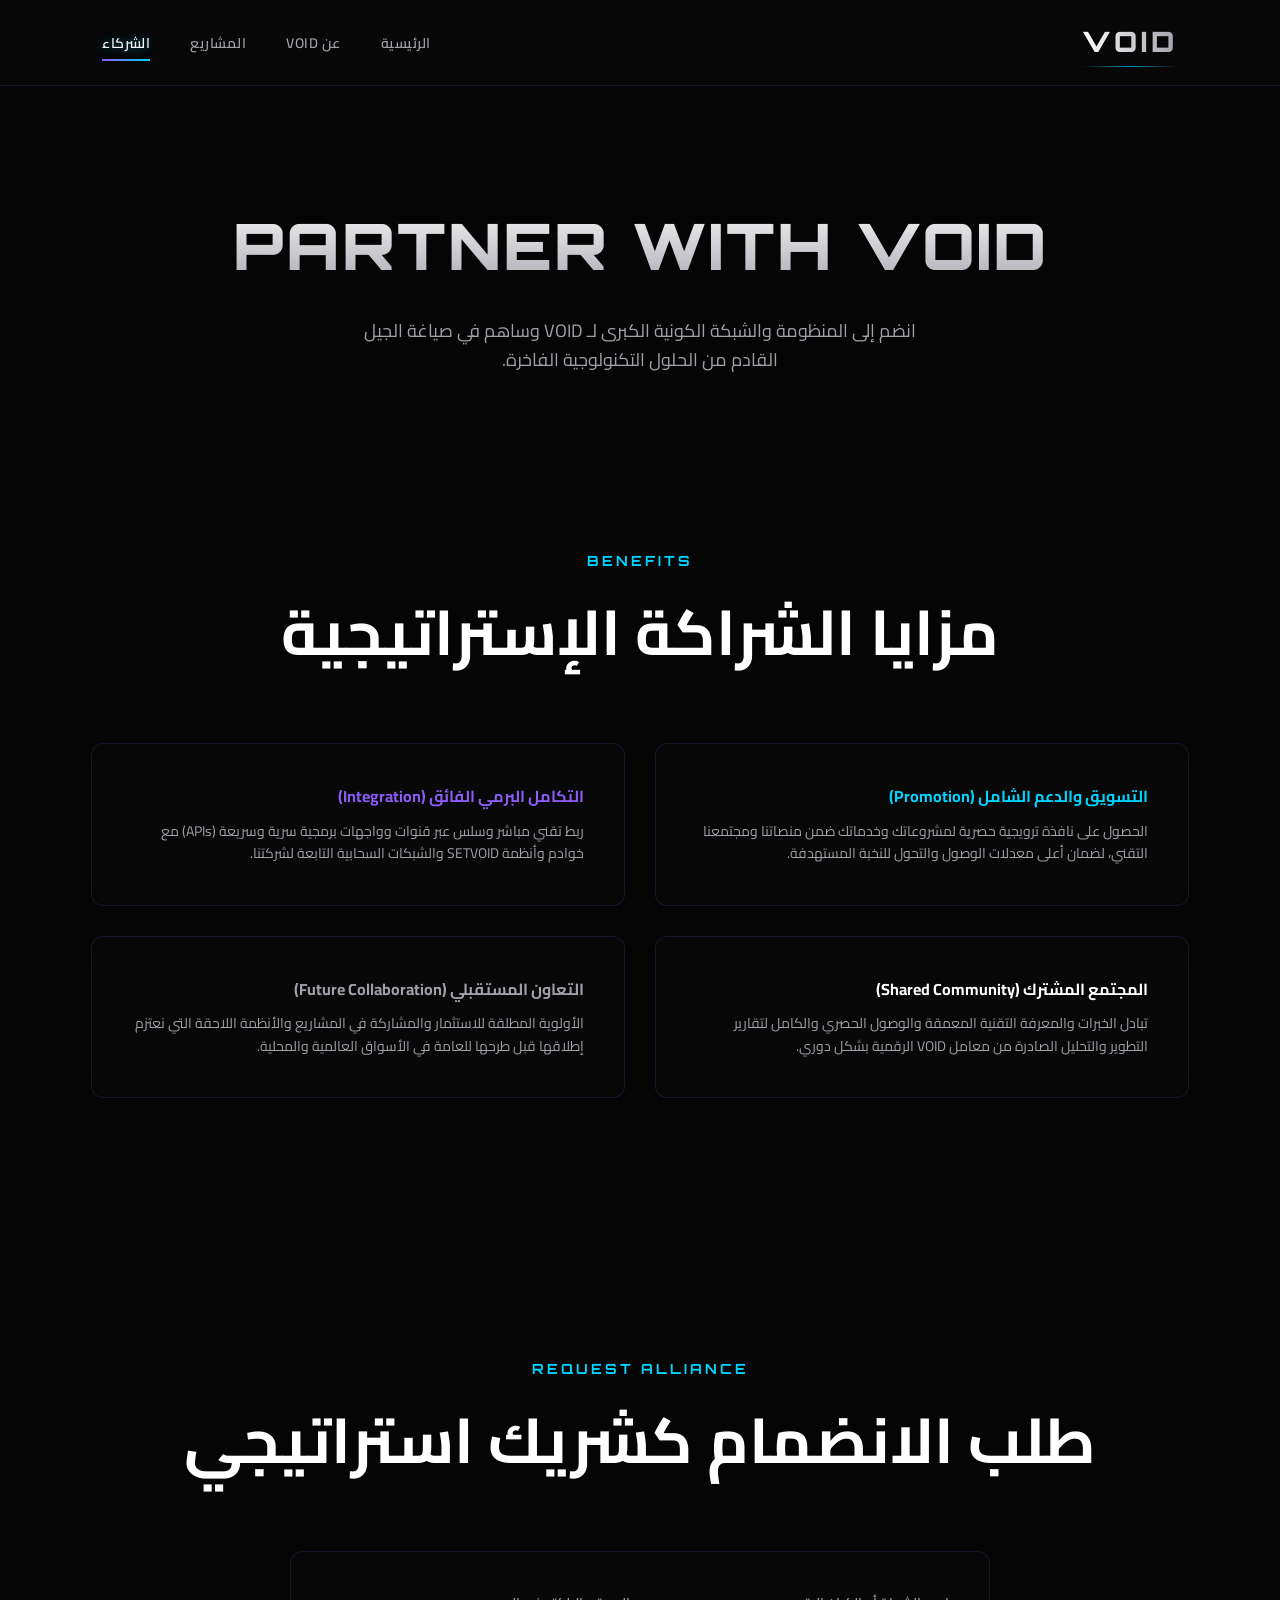
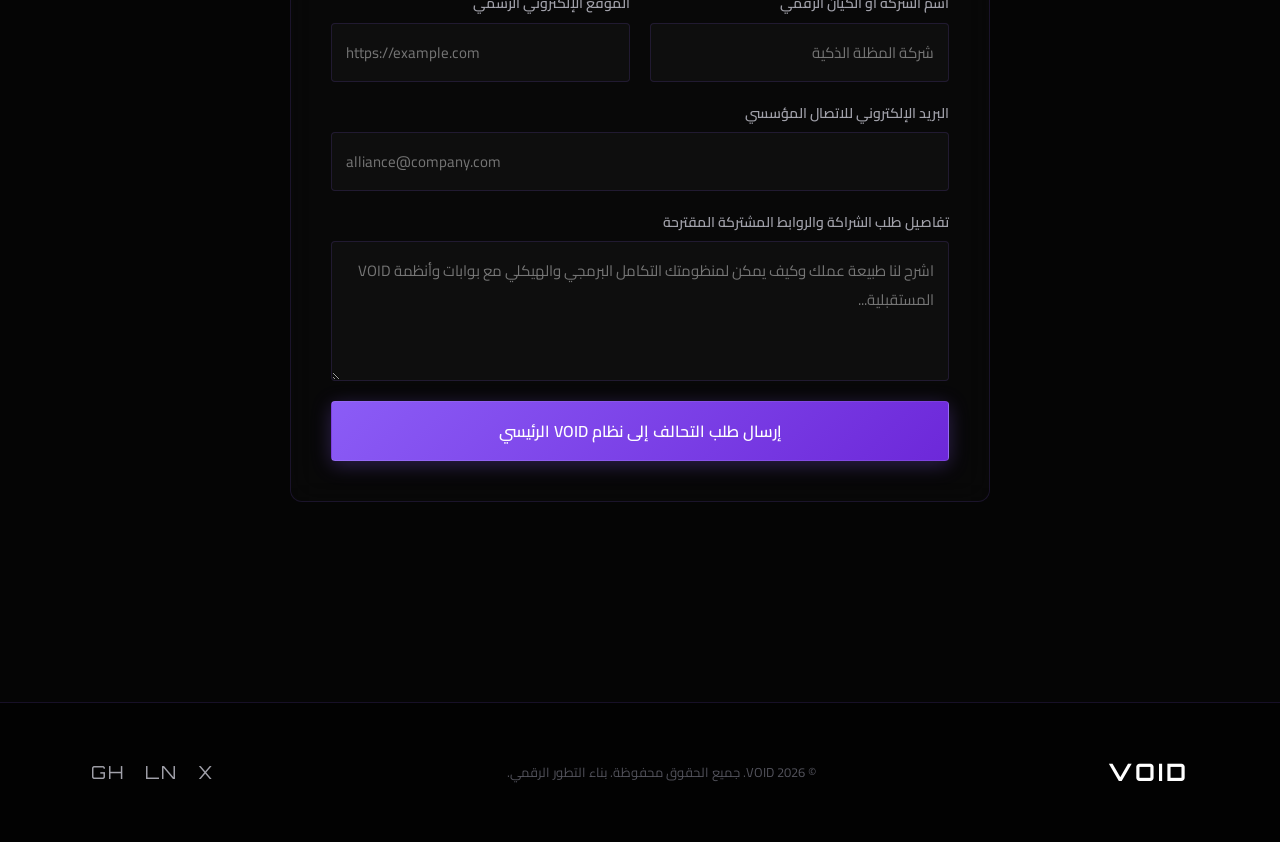
<file: Pages/partners.html>
<!DOCTYPE html>
<html lang="ar" dir="rtl">
<head>
    <meta charset="UTF-8">
    <meta name="viewport" content="width=device-width, initial-scale=1.0">
    <title>VOID | طلب الشراكة والتحالف الرقمي المتقدم</title>
    
    <!-- Professional Metadata Architecture -->
    <meta name="description" content="نحن نبني الأنظمة الرقمية التي تحول التطور البشري. شركة VOID للحلول التقنية المستقبلية المتقدمة.">
    <meta name="keywords" content="VOID, SETVOID, الذكاء الاصطناعي, تطوير البرمجيات, تكنولوجيا مستقبلية">
    <meta property="og:title" content="VOID | طلب الشراكة والتحالف الرقمي المتقدم">
    <meta property="og:description" content="نحن نبني الأنظمة الرقمية التي تحول التطور البشري.">
    <meta property="og:type" content="website">
    <meta name="twitter:card" content="summary_large_image">
    
    <!-- Styling Framework Base -->
    <link rel="stylesheet" href="../style.css">
</head>
<body>

    <!-- Loading Screen System Architecture -->
    <div id="loading-screen" class="loading-screen">
        <div class="loader-pulse"></div>
    </div>

    <!-- Fixed Interactive Glassmorphism Navigation Structure -->
    <nav class="navbar">
        <div class="logo-container">
            <a href="index.html" class="logo">VOID</a>
        </div>
        <div class="menu-toggle">
            <span></span>
            <span></span>
            <span></span>
        </div>
        <ul class="nav-links">
            <li ><a href="index.html">الرئيسية</a></li>
            <li ><a href="about.html">عن VOID</a></li>
            <li ><a href="projects.html">المشاريع</a></li>
            <li class="active"><a href="partners.html">الشركاء</a></li>
        </ul>
    </nav>

    <!-- Cosmic Engine Rendering Canvases -->
    <canvas id="cosmic-bg"></canvas>
    <div class="nebula-overlay"></div>

    <!-- Main Container -->
    
    <header class="page-hero">
        <h1 class="en-title">PARTNER WITH VOID</h1>
        <p class="hero-desc">انضم إلى المنظومة والشبكة الكونية الكبرى لـ VOID وساهم في صياغة الجيل القادم من الحلول التكنولوجية الفاخرة.</p>
    </header>


    <main class="container">
        
        <!-- Benefits Section -->
        <section class="section-padding">
            <div class="section-title">
                <span>BENEFITS</span>
                <h2>مزايا الشراكة الإستراتيجية</h2>
            </div>
            <div class="benefits-grid">
                <div class="glass-card">
                    <h4 style="color: var(--neon-blue); margin-bottom: 10px;">التسويق والدعم الشامل (Promotion)</h4>
                    <p style="color: var(--gray); font-size: 14px;">الحصول على نافذة ترويجية حصرية لمشروعاتك وخدماتك ضمن منصاتنا ومجتمعنا التقني، لضمان أعلى معدلات الوصول والتحول للنخبة المستهدفة.</p>
                </div>
                <div class="glass-card">
                    <h4 style="color: var(--primary-purple); margin-bottom: 10px;">التكامل البرمي الفائق (Integration)</h4>
                    <p style="color: var(--gray); font-size: 14px;">ربط تقني مباشر وسلس عبر قنوات وواجهات برمجية سرية وسريعة (APIs) مع خوادم وأنظمة SETVOID والشبكات السحابية التابعة لشركتنا.</p>
                </div>
                <div class="glass-card">
                    <h4 style="color: var(--white); margin-bottom: 10px;">المجتمع المشترك (Shared Community)</h4>
                    <p style="color: var(--gray); font-size: 14px;">تبادل الخبرات والمعرفة التقنية المعمقة والوصول الحصري والكامل لتقارير التطوير والتحليل الصادرة من معامل VOID الرقمية بشكل دوري.</p>
                </div>
                <div class="glass-card">
                    <h4 style="color: var(--gray); margin-bottom: 10px;">التعاون المستقبلي (Future Collaboration)</h4>
                    <p style="color: var(--gray); font-size: 14px;">الأولوية المطلقة للاستثمار والمشاركة في المشاريع والأنظمة اللاحقة التي نعتزم إطلاقها قبل طرحها للعامة في الأسواق العالمية والمحلية.</p>
                </div>
            </div>
        </section>

        <!-- Partner Request Form Section -->
        <section class="section-padding">
            <div class="section-title">
                <span>REQUEST ALLIANCE</span>
                <h2>طلب الانضمام كشريك استراتيجي</h2>
            </div>
            <div class="glass-card partner-form-container">
                <form action="#" method="POST" onsubmit="event.preventDefault(); alert('تم استلام طلب التحالف الاستراتيجي بنجاح. سيقوم مهندسو الأنظمة في VOID بمراجعة سجلاتك والتواصل معك عبر القنوات المشفرة قريباً.');">
                    <div class="form-grid">
                        <div class="form-group">
                            <label>اسم الشركة أو الكيان الرقمي</label>
                            <input type="text" class="form-control" required placeholder="شركة المظلة الذكية">
                        </div>
                        <div class="form-group">
                            <label>الموقع الإلكتروني الرسمي</label>
                            <input type="url" class="form-control" required placeholder="https://example.com" style="direction: ltr; text-align: left;">
                        </div>
                        <div class="form-group full-width">
                            <label>البريد الإلكتروني للاتصال المؤسسي</label>
                            <input type="email" class="form-control" required placeholder="alliance@company.com" style="direction: ltr; text-align: left;">
                        </div>
                        <div class="form-group full-width">
                            <label>تفاصيل طلب الشراكة والروابط المشتركة المقترحة</label>
                            <textarea class="form-control" required placeholder="اشرح لنا طبيعة عملك وكيف يمكن لمنظومتك التكامل البرمجي والهيكلي مع بوابات وأنظمة VOID المستقبلية..."></textarea>
                        </div>
                    </div>
                    <button type="submit" class="btn btn-primary" style="width: 100%; font-size: 16px;">إرسال طلب التحالف إلى نظام VOID الرئيسي</button>
                </form>
            </div>
        </section>

    </main>

    <!-- Premium Core Corporate Footer -->
    <footer class="footer">
        <div class="container footer-content">
            <a href="index.html" class="footer-logo">VOID</a>
            <div class="copyright">
                &copy; 2026 VOID. جميع الحقوق محفوظة. بناء التطور الرقمي.
            </div>
            <ul class="social-links">
                <li><a href="#" class="en-title">X</a></li>
                <li><a href="#" class="en-title">LN</a></li>
                <li><a href="#" class="en-title">GH</a></li>
            </ul>
        </div>
    </footer>

    <!-- Interactive Scripts Deployment -->
    <script src="main.js"></script>
</body>
</html>
</file>
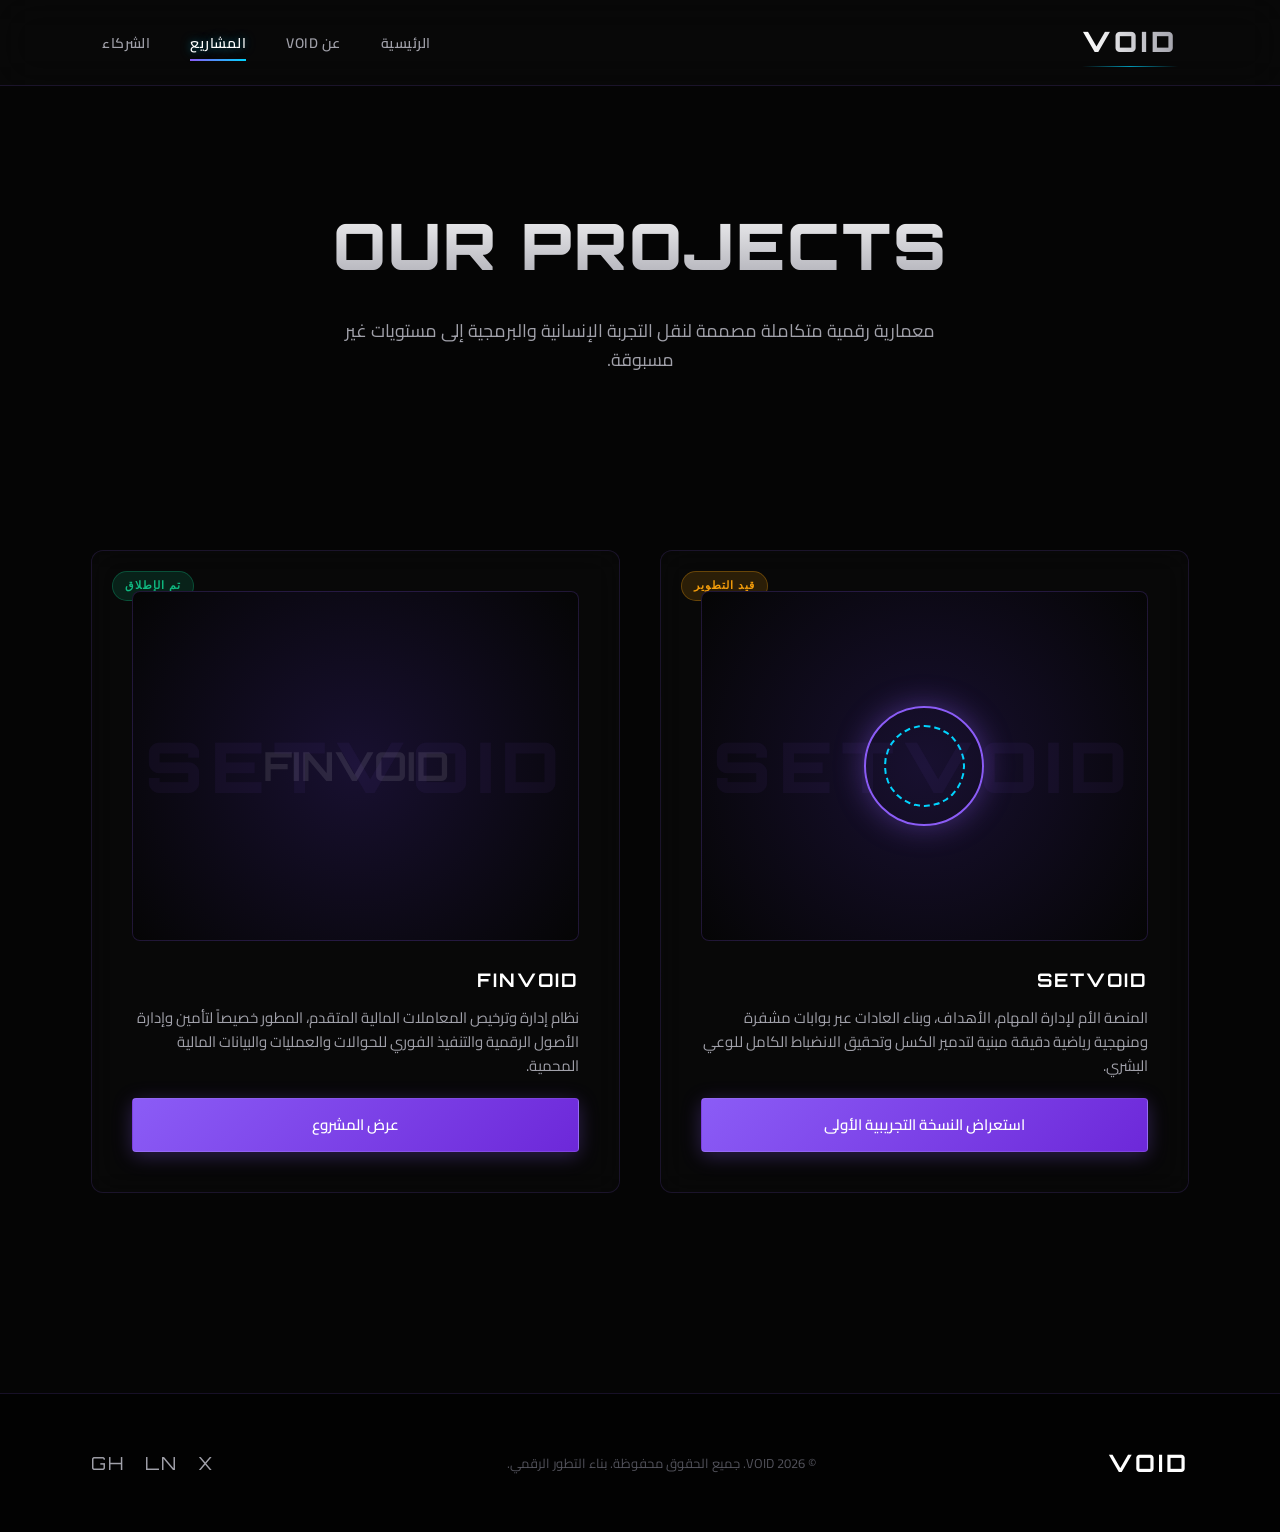
<file: Pages/projects.html>
<!DOCTYPE html>
<html lang="ar" dir="rtl">
<head>
    <meta charset="UTF-8">
    <meta name="viewport" content="width=device-width, initial-scale=1.0">
    <title>VOID | ترسانة الأنظمة والمشاريع الرقمية</title>
    
    <!-- Professional Metadata Architecture -->
    <meta name="description" content="نحن نبني الأنظمة الرقمية التي تحول التطور البشري. شركة VOID للحلول التقنية المستقبلية المتقدمة.">
    <meta name="keywords" content="VOID, SETVOID, الذكاء الاصطناعي, تطوير البرمجيات, تكنولوجيا مستقبلية">
    <meta property="og:title" content="VOID | ترسانة الأنظمة والمشاريع الرقمية">
    <meta property="og:description" content="نحن نبني الأنظمة الرقمية التي تحول التطور البشري.">
    <meta property="og:type" content="website">
    <meta name="twitter:card" content="summary_large_image">
    
    <!-- Styling Framework Base -->
    <link rel="stylesheet" href="../style.css">
</head>
<body>

    <!-- Loading Screen System Architecture -->
    <div id="loading-screen" class="loading-screen">
        <div class="loader-pulse"></div>
    </div>

    <!-- Fixed Interactive Glassmorphism Navigation Structure -->
    <nav class="navbar">
        <div class="logo-container">
            <a href="index.html" class="logo">VOID</a>
        </div>
        <div class="menu-toggle">
            <span></span>
            <span></span>
            <span></span>
        </div>
        <ul class="nav-links">
            <li ><a href="index.html">الرئيسية</a></li>
            <li ><a href="about.html">عن VOID</a></li>
            <li class="active"><a href="projects.html">المشاريع</a></li>
            <li ><a href="partners.html">الشركاء</a></li>
        </ul>
    </nav>

    <!-- Cosmic Engine Rendering Canvases -->
    <canvas id="cosmic-bg"></canvas>
    <div class="nebula-overlay"></div>

    <!-- Main Container -->
    
    <header class="page-hero">
        <h1 class="en-title">OUR PROJECTS</h1>
        <p class="hero-desc">معمارية رقمية متكاملة مصممة لنقل التجربة الإنسانية والبرمجية إلى مستويات غير مسبوقة.</p>
    </header>


    <main class="container">
        
        <section class="section-padding">
            <div class="projects-grid">
                <!-- Project 1: SETVOID -->
                <div class="glass-card project-card-large">
                    <div>
                        <span class="project-status status-dev">قيد التطوير</span>
                        <div class="project-visual">
                            <div class="visual-element"></div>
                        </div>
                        <h3 class="en-title" style="margin-bottom: 10px;">SETVOID</h3>
                        <p style="color: var(--gray); font-size: 15px; margin-bottom: 20px;">المنصة الأم لإدارة المهام، الأهداف، وبناء العادات عبر بوابات مشفرة ومنهجية رياضية دقيقة مبنية لتدمير الكسل وتحقيق الانضباط الكامل للوعي البشري.</p>
                    </div>
                    <a href="../Projects/setvoid.html" class="btn btn-primary" style="width: 100%;">استعراض النسخة التجريبية الأولى</a>
                </div>

                <!-- Project 2: FINVOID -->
                <div class="glass-card project-card-large">
                    <div>
                        <span class="project-status status-active">تم الإطلاق</span>
                        <div class="project-visual">
                            <div style="font-family: var(--font-title); color: rgba(255,255,255,0.1); font-size: 40px; font-weight: 700;">FINVOID</div>
                        </div>
                        <h3 class="en-title" style="margin-bottom: 10px;">FINVOID</h3>
                        <p style="color: var(--gray); font-size: 15px; margin-bottom: 20px;">نظام إدارة وترخيص المعاملات المالية المتقدم، المطور خصيصاً لتأمين وإدارة الأصول الرقمية والتنفيذ الفوري للحوالات والعمليات والبيانات المالية المحمية.</p>
                    </div>
                    <a href="../Projects/finvoid.html" class="btn btn-primary" style="width: 100%;">عرض المشروع</a>
                </div>
            </div>
        </section>

    </main>

    <!-- Premium Core Corporate Footer -->
    <footer class="footer">
        <div class="container footer-content">
            <a href="index.html" class="footer-logo">VOID</a>
            <div class="copyright">
                &copy; 2026 VOID. جميع الحقوق محفوظة. بناء التطور الرقمي.
            </div>
            <ul class="social-links">
                <li><a href="#" class="en-title">X</a></li>
                <li><a href="#" class="en-title">LN</a></li>
                <li><a href="#" class="en-title">GH</a></li>
            </ul>
        </div>
    </footer>

    <!-- Interactive Scripts Deployment -->
    <script src="main.js"></script>
</body>
</html>
</file>
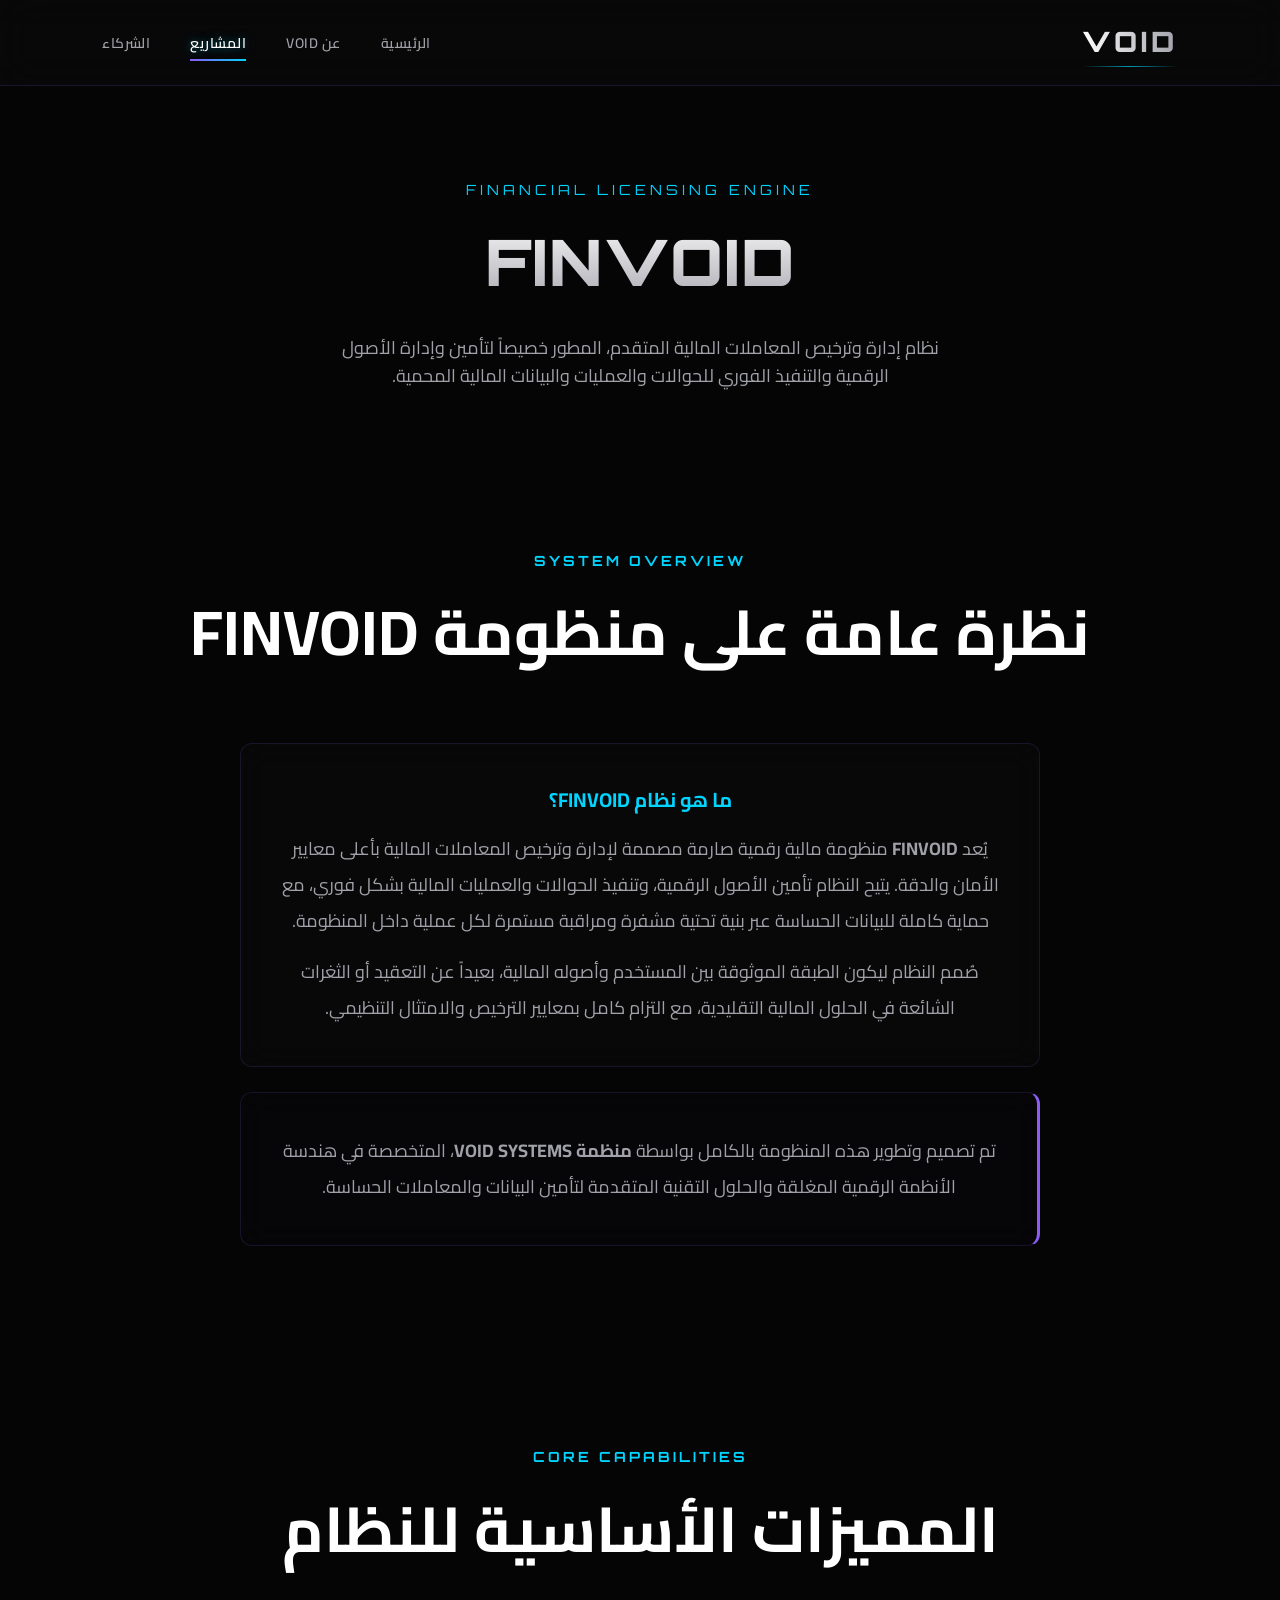
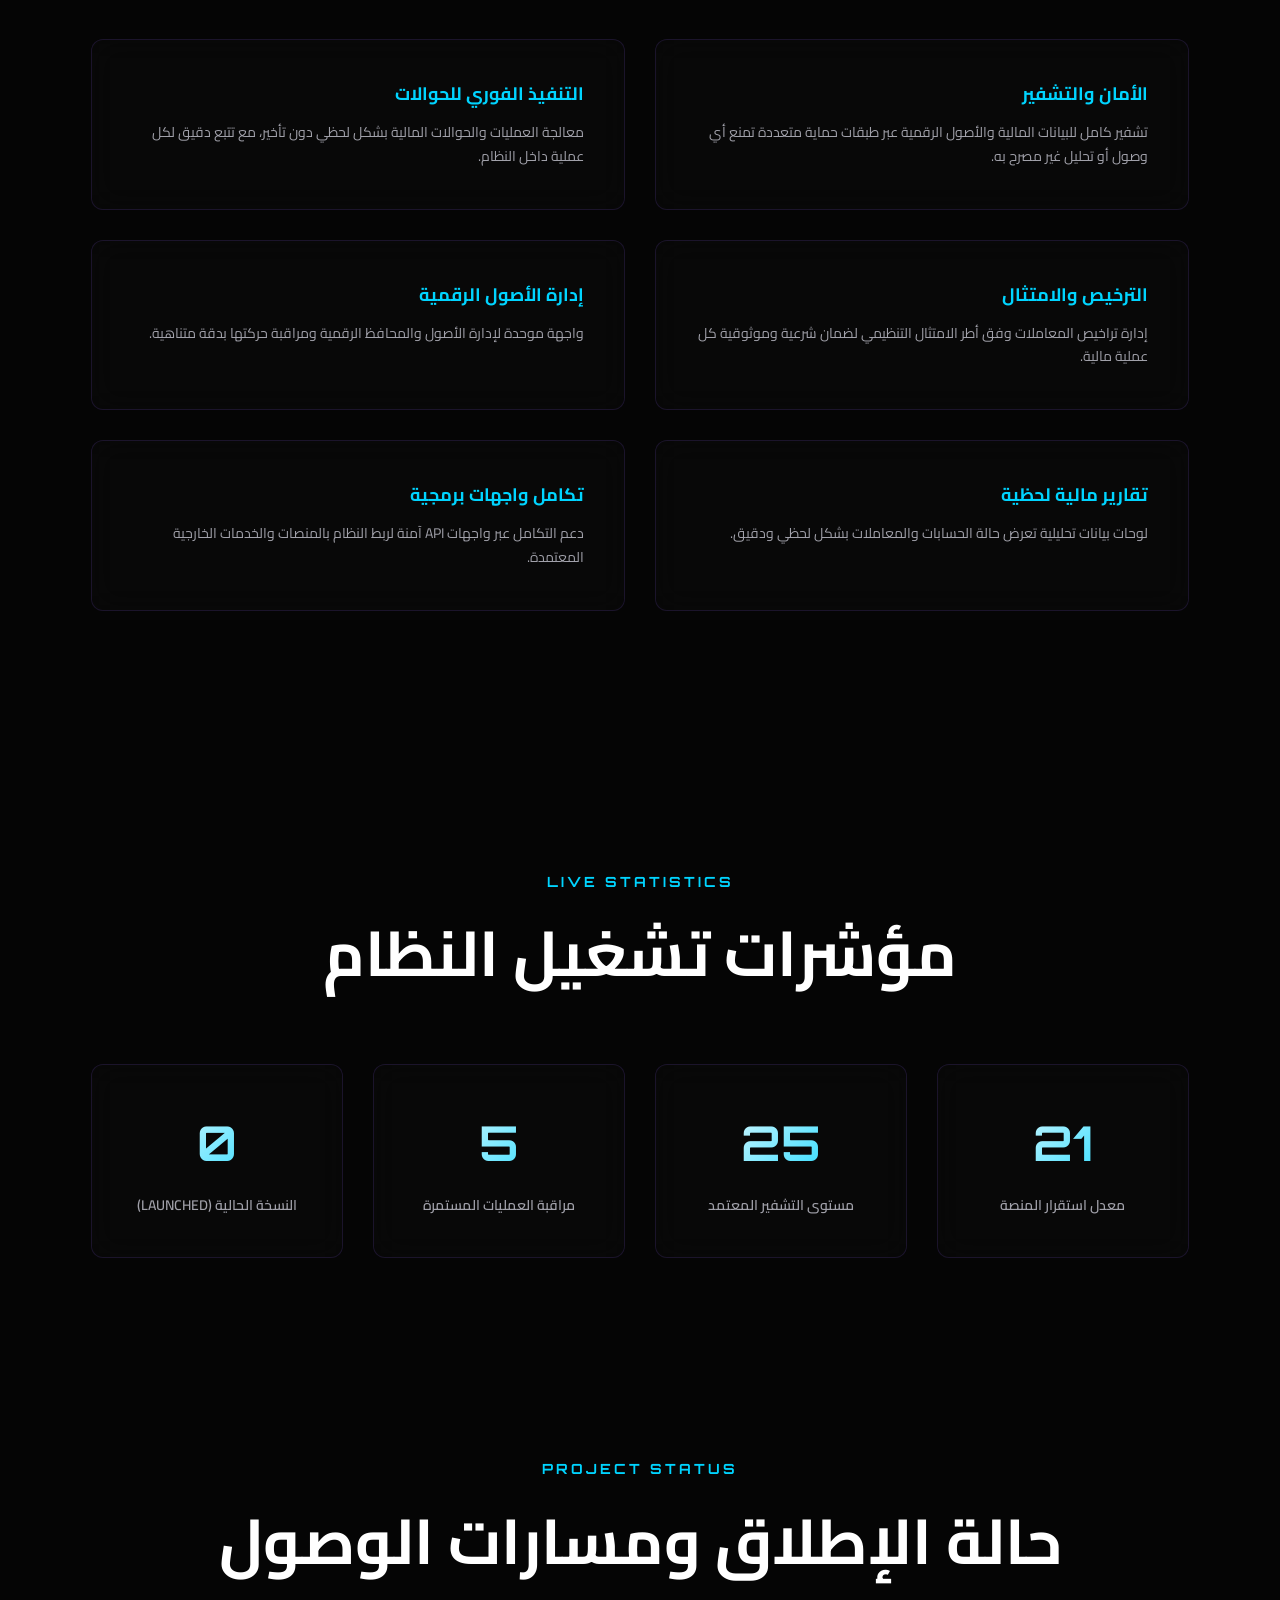
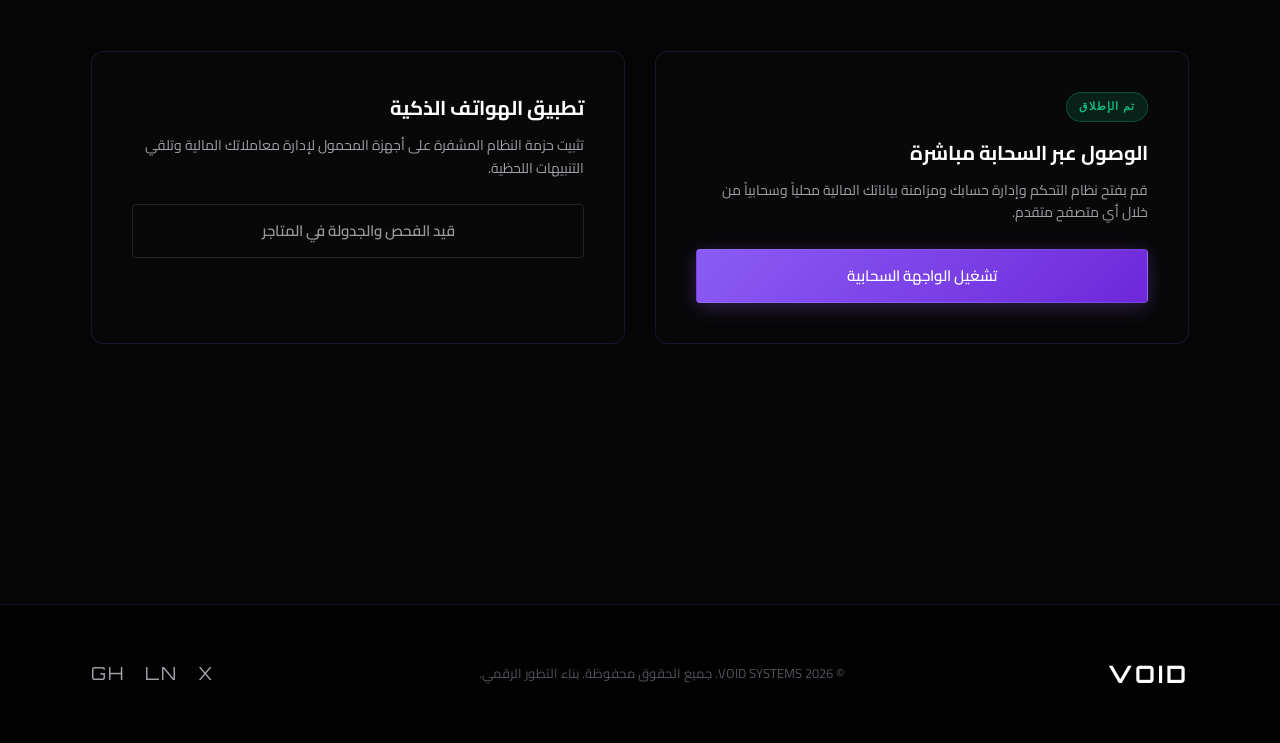
<file: Projects/finvoid.html>
<!DOCTYPE html>
<html lang="ar" dir="rtl">
<head>
    <meta charset="UTF-8">
    <meta name="viewport" content="width=device-width, initial-scale=1.0">
    <title>VOID | FINVOID نظام إدارة وترخيص المعاملات المالية</title>

    <meta name="description" content="FINVOID - نظام إدارة وترخيص المعاملات المالية المتقدم، المطور خصيصاً لتأمين وإدارة الأصول الرقمية والتنفيذ الفوري للحوالات والعمليات والبيانات المالية المحمية.">
    <meta name="keywords" content="VOID, FINVOID, نظام مالي, إدارة الأصول الرقمية, ترخيص المعاملات, تكنولوجيا مالية">
    <meta property="og:title" content="VOID | FINVOID نظام إدارة وترخيص المعاملات المالية">
    <meta property="og:description" content="نظام متقدم لتأمين وإدارة الأصول الرقمية والتنفيذ الفوري للمعاملات المالية.">
    <meta property="og:type" content="website">
    <meta name="twitter:card" content="summary_large_image">

    <link rel="stylesheet" href="../style.css">
</head>
<body>

    <div id="loading-screen" class="loading-screen">
        <div class="loader-pulse"></div>
    </div>

    <nav class="navbar">
        <div class="logo-container">
            <a href="../Pages/index.html" class="logo">VOID</a>
        </div>
        <div class="menu-toggle">
            <span></span>
            <span></span>
            <span></span>
        </div>
        <ul class="nav-links">
            <li><a href="../Pages/index.html">الرئيسية</a></li>
            <li><a href="../Pages/about.html">عن VOID</a></li>
            <li class="active"><a href="../Pages/projects.html">المشاريع</a></li>
            <li><a href="../Pages/partners.html">الشركاء</a></li>
        </ul>
    </nav>

    <canvas id="cosmic-bg"></canvas>
    <div class="nebula-overlay"></div>

    <header class="page-hero">
        <span style="color: var(--neon-blue); font-family: var(--font-title); letter-spacing: 4px; font-size: 14px; margin-bottom: 10px;">FINANCIAL LICENSING ENGINE</span>
        <h1 class="en-title">FINVOID</h1>
        <p class="hero-desc">نظام إدارة وترخيص المعاملات المالية المتقدم، المطور خصيصاً لتأمين وإدارة الأصول الرقمية والتنفيذ الفوري للحوالات والعمليات والبيانات المالية المحمية.</p>
    </header>

    <main class="container">

        <section class="section-padding">
            <div class="section-title">
                <span>SYSTEM OVERVIEW</span>
                <h2>نظرة عامة على منظومة FINVOID</h2>
            </div>
            <div class="glass-card about-brief" style="margin-bottom: 25px;">
                <h3 style="color: var(--neon-blue); font-size: 20px; margin-bottom: 15px;">ما هو نظام FINVOID؟</h3>
                <p>يُعد <strong>FINVOID</strong> منظومة مالية رقمية صارمة مصممة لإدارة وترخيص المعاملات المالية بأعلى معايير الأمان والدقة. يتيح النظام تأمين الأصول الرقمية، وتنفيذ الحوالات والعمليات المالية بشكل فوري، مع حماية كاملة للبيانات الحساسة عبر بنية تحتية مشفرة ومراقبة مستمرة لكل عملية داخل المنظومة.</p>
                <p style="margin-top: 15px;">صُمم النظام ليكون الطبقة الموثوقة بين المستخدم وأصوله المالية، بعيداً عن التعقيد أو الثغرات الشائعة في الحلول المالية التقليدية، مع التزام كامل بمعايير الترخيص والامتثال التنظيمي.</p>
            </div>
            <div class="glass-card about-brief" style="border-right: 3px solid var(--primary-purple); background: rgba(139, 92, 246, 0.01);">
                <p>تم تصميم وتطوير هذه المنظومة بالكامل بواسطة <strong>منظمة VOID SYSTEMS</strong>، المتخصصة في هندسة الأنظمة الرقمية المغلقة والحلول التقنية المتقدمة لتأمين البيانات والمعاملات الحساسة.</p>
            </div>
        </section>

        <section class="section-padding">
            <div class="section-title">
                <span>CORE CAPABILITIES</span>
                <h2>المميزات الأساسية للنظام</h2>
            </div>
            <div class="benefits-grid">
                <div class="glass-card">
                    <h3 style="color: var(--neon-blue); font-size: 18px; margin-bottom: 12px;">الأمان والتشفير</h3>
                    <p style="color: var(--gray); font-size: 14px; line-height: 1.7;">تشفير كامل للبيانات المالية والأصول الرقمية عبر طبقات حماية متعددة تمنع أي وصول أو تحليل غير مصرح به.</p>
                </div>
                <div class="glass-card">
                    <h3 style="color: var(--neon-blue); font-size: 18px; margin-bottom: 12px;">التنفيذ الفوري للحوالات</h3>
                    <p style="color: var(--gray); font-size: 14px; line-height: 1.7;">معالجة العمليات والحوالات المالية بشكل لحظي دون تأخير، مع تتبع دقيق لكل عملية داخل النظام.</p>
                </div>
                <div class="glass-card">
                    <h3 style="color: var(--neon-blue); font-size: 18px; margin-bottom: 12px;">الترخيص والامتثال</h3>
                    <p style="color: var(--gray); font-size: 14px; line-height: 1.7;">إدارة تراخيص المعاملات وفق أطر الامتثال التنظيمي لضمان شرعية وموثوقية كل عملية مالية.</p>
                </div>
                <div class="glass-card">
                    <h3 style="color: var(--neon-blue); font-size: 18px; margin-bottom: 12px;">إدارة الأصول الرقمية</h3>
                    <p style="color: var(--gray); font-size: 14px; line-height: 1.7;">واجهة موحدة لإدارة الأصول والمحافظ الرقمية ومراقبة حركتها بدقة متناهية.</p>
                </div>
                <div class="glass-card">
                    <h3 style="color: var(--neon-blue); font-size: 18px; margin-bottom: 12px;">تقارير مالية لحظية</h3>
                    <p style="color: var(--gray); font-size: 14px; line-height: 1.7;">لوحات بيانات تحليلية تعرض حالة الحسابات والمعاملات بشكل لحظي ودقيق.</p>
                </div>
                <div class="glass-card">
                    <h3 style="color: var(--neon-blue); font-size: 18px; margin-bottom: 12px;">تكامل واجهات برمجية</h3>
                    <p style="color: var(--gray); font-size: 14px; line-height: 1.7;">دعم التكامل عبر واجهات API آمنة لربط النظام بالمنصات والخدمات الخارجية المعتمدة.</p>
                </div>
            </div>
        </section>

        <section class="section-padding">
            <div class="section-title">
                <span>LIVE STATISTICS</span>
                <h2>مؤشرات تشغيل النظام</h2>
            </div>
            <div class="stats-grid">
                <div class="glass-card stat-item">
                    <span class="stat-number" data-target="99.9" data-suffix="%">0%</span>
                    <span class="stat-label">معدل استقرار المنصة</span>
                </div>
                <div class="glass-card stat-item">
                    <span class="stat-number" data-target="256" data-suffix="-bit">0-bit</span>
                    <span class="stat-label">مستوى التشفير المعتمد</span>
                </div>
                <div class="glass-card stat-item">
                    <span class="stat-number" data-target="24" data-suffix="/7">0/7</span>
                    <span class="stat-label">مراقبة العمليات المستمرة</span>
                </div>
                <div class="glass-card stat-item">
                    <span class="stat-number" data-target="1" data-suffix="">0</span>
                    <span class="stat-label">النسخة الحالية (LAUNCHED)</span>
                </div>
            </div>
        </section>

        <section class="section-padding">
            <div class="section-title">
                <span>PROJECT STATUS</span>
                <h2>حالة الإطلاق ومسارات الوصول</h2>
            </div>
            <div class="benefits-grid">
                <div class="glass-card" style="position: relative;">
                    <span class="project-status status-active" style="position: static; display: inline-block; margin-bottom: 15px;">تم الإطلاق</span>
                    <h3 style="font-size: 20px; margin-bottom: 10px;">الوصول عبر السحابة مباشرة</h3>
                    <p style="color: var(--gray); font-size: 14px; margin-bottom: 25px;">قم بفتح نظام التحكم وإدارة حسابك ومزامنة بياناتك المالية محلياً وسحابياً من خلال أي متصفح متقدم.</p>
                    <a href="https://voidcy.pages.dev" class="btn btn-primary" style="width: 100%;">تشغيل الواجهة السحابية</a>
                </div>
                <div class="glass-card">
                    <h3 style="font-size: 20px; margin-bottom: 10px;">تطبيق الهواتف الذكية</h3>
                    <p style="color: var(--gray); font-size: 14px; margin-bottom: 25px;">تثبيت حزمة النظام المشفرة على أجهزة المحمول لإدارة معاملاتك المالية وتلقي التنبيهات اللحظية.</p>
                    <a href="#" class="btn btn-secondary" style="width: 100%; cursor: not-allowed; opacity: 0.6;">قيد الفحص والجدولة في المتاجر</a>
                </div>
            </div>
        </section>

    </main>

    <footer class="footer">
        <div class="container footer-content">
            <a href="../Pages/index.html" class="footer-logo">VOID</a>
            <div class="copyright">
                &copy; <span id="footer-year">2026</span> VOID SYSTEMS. جميع الحقوق محفوظة. بناء التطور الرقمي.
            </div>
            <ul class="social-links">
                <li><a href="#" class="en-title">X</a></li>
                <li><a href="#" class="en-title">LN</a></li>
                <li><a href="#" class="en-title">GH</a></li>
            </ul>
        </div>
    </footer>

    <script src="../Pages/main.js"></script>
    <script>
        document.getElementById('footer-year').innerText = new Date().getFullYear();
    </script>
</body>
</html>
</file>
<file: style.css>
/* ==========================================================================
   VOID CORPORATE WEBSITE - PROFESSIONAL FUTURISTIC DESIGN SYSTEM
   ========================================================================== */

/* Font Import */
@import url('https://fonts.googleapis.com/css2?family=Cairo:wght@300;400;600;700&family=Inter:wght@300;400;500;600;700&family=Orbitron:wght@500;700;900&display=swap');

:root {
    --bg-color: #050505;
    --primary-purple: #8B5CF6;
    --neon-blue: #00D4FF;
    --white: #FFFFFF;
    --gray: #A1A1AA;
    --glass-bg: rgba(10, 10, 10, 0.6);
    --glass-border: rgba(139, 92, 246, 0.15);
    --font-title: 'Orbitron', sans-serif;
    --font-arabic: 'Cairo', sans-serif;
    --font-english: 'Inter', sans-serif;
    --transition-smooth: all 0.4s cubic-bezier(0.16, 1, 0.3, 1);
}

/* Reset & Base Styles */
*, *::before, *::after {
    box-sizing: border-box;
    margin: 0;
    padding: 0;
}

html {
    scroll-behavior: smooth;
    background-color: var(--bg-color);
    overflow-x: hidden;
}

body {
    background-color: var(--bg-color);
    color: var(--white);
    font-family: var(--font-arabic), var(--font-english), sans-serif;
    direction: rtl;
    text-align: right;
    overflow-x: hidden;
    line-height: 1.6;
}

/* Cosmic Canvas Background */
#cosmic-bg {
    position: fixed;
    top: 0;
    left: 0;
    width: 100%;
    height: 100%;
    z-index: -2;
    pointer-events: none;
}

.nebula-overlay {
    position: fixed;
    top: 0;
    left: 0;
    width: 100%;
    height: 100%;
    background: radial-gradient(circle at 20% 30%, rgba(139, 92, 246, 0.08) 0%, transparent 50%),
                radial-gradient(circle at 80% 70%, rgba(0, 212, 255, 0.06) 0%, transparent 50%);
    z-index: -1;
    pointer-events: none;
    animation: pulseNebula 15s ease-in-out infinite alternate;
}

@keyframes pulseNebula {
    0% { opacity: 0.7; transform: scale(1); }
    100% { opacity: 1; transform: scale(1.05); }
}

/* Custom Scrollbar */
::-webkit-scrollbar {
    width: 8px;
}
::-webkit-scrollbar-track {
    background: #050505;
}
::-webkit-scrollbar-thumb {
    background: #1f1f23;
    border-radius: 4px;
    border: 2px solid #050505;
}
::-webkit-scrollbar-thumb:hover {
    background: var(--primary-purple);
}

/* Typography Helpers */
.en-title {
    font-family: var(--font-title);
    letter-spacing: 2px;
}

/* Fixed Glassmorphism Navbar */
.navbar {
    position: fixed;
    top: 0;
    left: 0;
    width: 100%;
    padding: 20px 8%;
    background: var(--glass-bg);
    backdrop-filter: blur(20px);
    -webkit-backdrop-filter: blur(20px);
    border-bottom: 1px solid var(--glass-border);
    z-index: 1000;
    display: flex;
    justify-content: space-between;
    align-items: center;
    transition: var(--transition-smooth);
}

.navbar.scrolled {
    padding: 15px 8%;
    background: rgba(5, 5, 5, 0.85);
    border-bottom: 1px solid rgba(0, 212, 255, 0.2);
}

.logo-container {
    display: flex;
    align-items: center;
}

.logo {
    font-family: var(--font-title);
    font-size: 28px;
    font-weight: 900;
    color: var(--white);
    text-decoration: none;
    letter-spacing: 4px;
    position: relative;
    background: linear-gradient(90deg, #fff, var(--gray));
    -webkit-background-clip: text;
    -webkit-text-fill-color: transparent;
    transition: var(--transition-smooth);
}

.logo::after {
    content: '';
    position: absolute;
    bottom: -2px;
    left: 0;
    width: 100%;
    height: 1px;
    background: linear-gradient(90deg, transparent, var(--neon-blue), transparent);
    opacity: 0.7;
}

.nav-links {
    display: flex;
    list-style: none;
    gap: 40px;
    align-items: center;
}

.nav-links a {
    color: var(--gray);
    text-decoration: none;
    font-size: 14px;
    font-weight: 600;
    letter-spacing: 0.5px;
    transition: var(--transition-smooth);
    position: relative;
    padding: 5px 0;
}

.nav-links a:hover, .nav-links li.active a {
    color: var(--white);
    text-shadow: 0 0 10px rgba(0, 212, 255, 0.5);
}

.nav-links a::after {
    content: '';
    position: absolute;
    bottom: 0;
    left: 0;
    width: 0;
    height: 2px;
    background: linear-gradient(90deg, var(--primary-purple), var(--neon-blue));
    transition: var(--transition-smooth);
}

.nav-links a:hover::after, .nav-links li.active a::after {
    width: 100%;
}

/* Mobile Menu Toggle */
.menu-toggle {
    display: none;
    flex-direction: column;
    gap: 6px;
    cursor: pointer;
    z-index: 1001;
}

.menu-toggle span {
    width: 25px;
    height: 2px;
    background-color: var(--white);
    transition: var(--transition-smooth);
}

/* Layout Containers */
.container {
    max-width: 1200px;
    margin: 0 auto;
    padding: 0 4%;
}

/* Buttons */
.btn-group {
    display: flex;
    gap: 20px;
    justify-content: center;
    margin-top: 30px;
}

.btn {
    padding: 14px 32px;
    border-radius: 4px;
    font-size: 15px;
    font-weight: 600;
    text-decoration: none;
    transition: var(--transition-smooth);
    cursor: pointer;
    display: inline-flex;
    align-items: center;
    justify-content: center;
    font-family: var(--font-arabic), sans-serif;
}

.btn-primary {
    background: linear-gradient(135deg, var(--primary-purple), #6d28d9);
    color: var(--white);
    border: 1px solid rgba(255, 255, 255, 0.1);
    box-shadow: 0 4px 20px rgba(139, 92, 246, 0.3);
}

.btn-primary:hover {
    transform: translateY(-3px);
    box-shadow: 0 6px 25px rgba(139, 92, 246, 0.6), 0 0 15px var(--neon-blue);
}

.btn-secondary {
    background: transparent;
    color: var(--white);
    border: 1px solid rgba(255, 255, 255, 0.2);
    backdrop-filter: blur(5px);
}

.btn-secondary:hover {
    background: rgba(255, 255, 255, 0.05);
    border-color: var(--neon-blue);
    transform: translateY(-3px);
    box-shadow: 0 0 15px rgba(0, 212, 255, 0.3);
}

/* Hero Template */
.page-hero {
    min-height: 50vh;
    display: flex;
    flex-direction: column;
    justify-content: center;
    align-items: center;
    text-align: center;
    position: relative;
    padding-top: 120px;
}

.page-hero h1 {
    font-size: clamp(36px, 6vw, 64px);
    font-weight: 900;
    margin-bottom: 20px;
    background: linear-gradient(180deg, #fff 0%, var(--gray) 100%);
    -webkit-background-clip: text;
    -webkit-text-fill-color: transparent;
}

/* Home Hero Style & Black Hole Architecture */
.hero-home {
    height: 100vh;
    display: flex;
    flex-direction: column;
    justify-content: center;
    align-items: center;
    position: relative;
    overflow: hidden;
}

.black-hole-container {
    position: absolute;
    top: 50%;
    left: 50%;
    transform: translate(-50%, -50%);
    width: 600px;
    height: 600px;
    z-index: 1;
    pointer-events: none;
}

.black-hole-core {
    position: absolute;
    top: 50%;
    left: 50%;
    transform: translate(-50%, -50%);
    width: 100px;
    height: 100px;
    background: #000000;
    border-radius: 50%;
    box-shadow: 0 0 40px #000, 0 0 80px #000;
    z-index: 5;
}

.accretion-disk {
    position: absolute;
    top: 50%;
    left: 50%;
    transform: translate(-50%, -50%) rotateX(65deg);
    width: 480px;
    height: 480px;
    border-radius: 50%;
    background: radial-gradient(circle, transparent 20%, rgba(139, 92, 246, 0.4) 40%, rgba(0, 212, 255, 0.3) 60%, transparent 70%);
    filter: blur(10px);
    animation: rotateDisk 20s linear infinite, breathingDisk 4s ease-in-out infinite alternate;
    z-index: 3;
}

.glow-purple {
    position: absolute;
    top: 50%;
    left: 50%;
    transform: translate(-50%, -50%);
    width: 250px;
    height: 250px;
    background: radial-gradient(circle, rgba(139, 92, 246, 0.35) 0%, transparent 70%);
    filter: blur(25px);
    z-index: 2;
    animation: breathingGlow 6s ease-in-out infinite alternate;
}

.glow-blue {
    position: absolute;
    top: 50%;
    left: 50%;
    transform: translate(-50%, -50%);
    width: 320px;
    height: 320px;
    background: radial-gradient(circle, rgba(0, 212, 255, 0.2) 0%, transparent 70%);
    filter: blur(35px);
    z-index: 2;
    animation: breathingGlow 8s ease-in-out infinite alternate-reverse;
}

.energy-ring {
    position: absolute;
    top: 50%;
    left: 50%;
    transform: translate(-50%, -50%) rotateX(75deg) rotateY(15deg);
    width: 550px;
    height: 550px;
    border: 2px dashed rgba(0, 212, 255, 0.4);
    border-radius: 50%;
    animation: rotateDisk 35s linear infinite;
    z-index: 4;
    filter: drop-shadow(0 0 8px var(--neon-blue));
}

@keyframes rotateDisk {
    0% { transform: translate(-50%, -50%) rotateX(65deg) rotate(0deg); }
    100% { transform: translate(-50%, -50%) rotateX(65deg) rotate(360deg); }
}

@keyframes breathingDisk {
    0% { opacity: 0.8; transform: translate(-50%, -50%) rotateX(65deg) scale(0.98); }
    100% { opacity: 1; transform: translate(-50%, -50%) rotateX(65deg) scale(1.04); }
}

@keyframes breathingGlow {
    0% { transform: translate(-50%, -50%) scale(0.9); opacity: 0.7; }
    100% { transform: translate(-50%, -50%) scale(1.1); opacity: 1; }
}

.hero-content {
    position: relative;
    z-index: 10;
    text-align: center;
    max-width: 800px;
}

.hero-content h1 {
    font-size: clamp(48px, 8vw, 90px);
    font-weight: 900;
    line-height: 1.1;
    margin-bottom: 10px;
    background: linear-gradient(180deg, #ffffff 0%, #a1a1aa 100%);
    -webkit-background-clip: text;
    -webkit-text-fill-color: transparent;
    text-shadow: 0 0 40px rgba(139, 92, 246, 0.2);
}

.hero-subtitle {
    font-size: clamp(18px, 3vw, 28px);
    font-family: var(--font-arabic);
    font-weight: 400;
    color: var(--white);
    margin-bottom: 20px;
    letter-spacing: 1px;
}

.hero-desc {
    color: var(--gray);
    font-size: clamp(14px, 2vw, 18px);
    max-width: 600px;
    margin: 0 auto;
}

/* Sections Global Layout */
.section-padding {
    padding: 100px 0;
}

.section-title {
    text-align: center;
    font-size: clamp(28px, 4vw, 42px);
    font-weight: 700;
    margin-bottom: 60px;
    position: relative;
}

.section-title span {
    display: block;
    font-size: 14px;
    color: var(--neon-blue);
    text-transform: uppercase;
    letter-spacing: 3px;
    margin-bottom: 10px;
    font-family: var(--font-title);
}

/* Glassmorphism Cards System */
.glass-card {
    background: var(--glass-bg);
    border: 1px solid var(--glass-border);
    border-radius: 12px;
    padding: 40px;
    backdrop-filter: blur(15px);
    -webkit-backdrop-filter: blur(15px);
    transition: var(--transition-smooth);
    position: relative;
    overflow: hidden;
}

.glass-card::before {
    content: '';
    position: absolute;
    top: 0;
    left: 0;
    width: 100%;
    height: 100%;
    background: linear-gradient(135deg, transparent, rgba(255, 255, 255, 0.03), transparent);
    transform: translateX(-100%);
    transition: 0.6s;
}

.glass-card:hover::before {
    transform: translateX(100%);
}

.glass-card:hover {
    border-color: rgba(0, 212, 255, 0.3);
    box-shadow: 0 10px 40px rgba(139, 92, 246, 0.1);
    transform: translateY(-5px);
}

/* Home Section: Who We Are */
.about-brief {
    max-width: 800px;
    margin: 0 auto;
    text-align: center;
}

.about-brief p {
    font-size: 18px;
    color: var(--gray);
    line-height: 2;
}

/* Home Section: Project Spotlight */
.spotlight-container {
    margin-top: 40px;
}

.premium-project-card {
    display: grid;
    grid-template-columns: 1.2fr 1fr;
    gap: 40px;
    align-items: center;
}

.project-visual {
    position: relative;
    border-radius: 8px;
    overflow: hidden;
    height: 350px;
    background: radial-gradient(circle at center, #181030 0%, #050505 100%);
    border: 1px solid rgba(139, 92, 246, 0.2);
    display: flex;
    justify-content: center;
    align-items: center;
}

.project-visual::after {
    content: 'SETVOID';
    font-family: var(--font-title);
    font-size: 70px;
    font-weight: 900;
    color: rgba(139, 92, 246, 0.06);
    letter-spacing: 8px;
    position: absolute;
}

.visual-element {
    width: 120px;
    height: 120px;
    border: 2px solid var(--primary-purple);
    border-radius: 50%;
    position: relative;
    animation: floatElement 4s ease-in-out infinite alternate;
    box-shadow: 0 0 30px rgba(139, 92, 246, 0.4);
}

.visual-element::before {
    content: '';
    position: absolute;
    top: 15%;
    left: 15%;
    width: 70%;
    height: 70%;
    border: 2px dashed var(--neon-blue);
    border-radius: 50%;
    animation: rotateDisk 10s linear infinite;
}

@keyframes floatElement {
    0% { transform: translateY(-10px) rotate(0deg); }
    100% { transform: translateY(10px) rotate(15deg); }
}

.project-info h3 {
    font-size: 32px;
    font-weight: 700;
    margin-bottom: 20px;
    color: var(--white);
}

.project-info p {
    color: var(--gray);
    margin-bottom: 30px;
    font-size: 16px;
    line-height: 1.8;
}

/* Home Section: Statistics */
.stats-grid {
    display: grid;
    grid-template-columns: repeat(4, 1fr);
    gap: 30px;
    margin-top: 50px;
}

.stat-item {
    text-align: center;
}

.stat-number {
    font-family: var(--font-title);
    font-size: 48px;
    font-weight: 700;
    color: var(--white);
    background: linear-gradient(135deg, var(--white), var(--neon-blue));
    -webkit-background-clip: text;
    -webkit-text-fill-color: transparent;
    margin-bottom: 10px;
    display: block;
}

.stat-label {
    font-size: 14px;
    color: var(--gray);
    font-weight: 600;
}

/* About Page Specific Layout */
.story-grid, .mv-grid {
    display: grid;
    grid-template-columns: repeat(2, 1fr);
    gap: 40px;
    margin-bottom: 40px;
}

.values-grid {
    display: grid;
    grid-template-columns: repeat(3, 1fr);
    gap: 30px;
}

/* Timeline System */
.timeline-container {
    position: relative;
    max-width: 800px;
    margin: 0 auto;
    padding: 40px 0;
}

.timeline-container::after {
    content: '';
    position: absolute;
    width: 2px;
    background: linear-gradient(to bottom, var(--primary-purple), var(--neon-blue), transparent);
    top: 0;
    bottom: 0;
    left: 50%;
    transform: translateX(-50%);
}

.timeline-item {
    padding: 10px 40px;
    position: relative;
    width: 50%;
    box-sizing: border-box;
}

.timeline-item.right {
    left: 0;
    text-align: left;
}

.timeline-item.left {
    left: 50%;
    text-align: right;
}

.timeline-item::after {
    content: '';
    position: absolute;
    width: 16px;
    height: 16px;
    right: -8px;
    top: 25px;
    background-color: var(--bg-color);
    border: 3px solid var(--neon-blue);
    border-radius: 50%;
    z-index: 1;
    box-shadow: 0 0 10px var(--neon-blue);
}

.timeline-item.left::after {
    left: -8px;
    right: auto;
}

.timeline-year {
    font-family: var(--font-title);
    font-size: 24px;
    color: var(--neon-blue);
    font-weight: 700;
    margin-bottom: 5px;
}

/* Founder Structure */
.founder-card {
    max-width: 600px;
    margin: 0 auto;
    text-align: center;
}

.founder-avatar {
    width: 120px;
    height: 120px;
    border-radius: 50%;
    background: linear-gradient(135deg, var(--primary-purple), var(--neon-blue));
    margin: 0 auto 20px auto;
    display: flex;
    justify-content: center;
    align-items: center;
    box-shadow: 0 0 30px rgba(139, 92, 246, 0.4);
}

.founder-avatar::after {
    content: 'W';
    font-family: var(--font-title);
    font-size: 42px;
    color: var(--white);
    font-weight: 900;
}

.founder-card h3 {
    font-size: 24px;
    margin-bottom: 5px;
}

.founder-title {
    color: var(--neon-blue);
    font-size: 14px;
    text-transform: uppercase;
    letter-spacing: 2px;
    font-family: var(--font-title);
    margin-bottom: 20px;
}

/* Projects Page Grid */
.projects-grid {
    display: grid;
    grid-template-columns: repeat(2, 1fr);
    gap: 40px;
}

.project-status {
    position: absolute;
    top: 20px;
    left: 20px;
    padding: 5px 12px;
    border-radius: 20px;
    font-size: 11px;
    font-weight: 700;
    font-family: var(--font-title);
    letter-spacing: 1px;
    text-transform: uppercase;
}

.status-active {
    background: rgba(16, 185, 129, 0.15);
    color: #10b981;
    border: 1px solid rgba(16, 185, 129, 0.3);
}

.status-dev {
    background: rgba(245, 158, 11, 0.15);
    color: #f59e0b;
    border: 1px solid rgba(245, 158, 11, 0.3);
}

.project-card-large {
    display: flex;
    flex-direction: column;
    justify-content: space-between;
    height: 100%;
}

.project-card-large .project-visual {
    margin-bottom: 25px;
}

/* Partners Page Layout */
.benefits-grid {
    display: grid;
    grid-template-columns: repeat(2, 1fr);
    gap: 30px;
    margin-bottom: 60px;
}

/* Premium Form Configuration */
.partner-form-container {
    max-width: 700px;
    margin: 0 auto;
}

.form-grid {
    display: grid;
    grid-template-columns: repeat(2, 1fr);
    gap: 20px;
    margin-bottom: 20px;
}

.form-group {
    display: flex;
    flex-direction: column;
    gap: 8px;
}

.form-group.full-width {
    grid-column: span 2;
}

.form-group label {
    font-size: 14px;
    font-weight: 600;
    color: var(--gray);
}

.form-control {
    background: rgba(255, 255, 255, 0.03);
    border: 1px solid var(--glass-border);
    border-radius: 4px;
    padding: 14px;
    color: var(--white);
    font-family: var(--font-arabic), sans-serif;
    font-size: 15px;
    transition: var(--transition-smooth);
}

.form-control:focus {
    outline: none;
    border-color: var(--neon-blue);
    background: rgba(255, 255, 255, 0.06);
    box-shadow: 0 0 15px rgba(0, 212, 255, 0.2);
}

textarea.form-control {
    resize: vertical;
    min-height: 140px;
}

/* Footer Section */
.footer {
    background: #020202;
    border-top: 1px solid var(--glass-border);
    padding: 50px 0;
    margin-top: 100px;
}

.footer-content {
    display: flex;
    justify-content: space-between;
    align-items: center;
}

.footer-logo {
    font-family: var(--font-title);
    font-size: 24px;
    font-weight: 700;
    color: var(--white);
    text-decoration: none;
    letter-spacing: 3px;
}

.social-links {
    display: flex;
    gap: 20px;
    list-style: none;
}

.social-links a {
    color: var(--gray);
    text-decoration: none;
    font-size: 18px;
    transition: var(--transition-smooth);
}

.social-links a:hover {
    color: var(--neon-blue);
    transform: translateY(-2px);
}

.copyright {
    color: #52525b;
    font-size: 13px;
}

/* Loading Animation System */
.loading-screen {
    position: fixed;
    top: 0;
    left: 0;
    width: 100%;
    height: 100%;
    background: #050505;
    z-index: 9999;
    display: flex;
    justify-content: center;
    align-items: center;
    transition: opacity 0.6s ease;
}

.loader-pulse {
    width: 60px;
    height: 60px;
    border: 2px solid transparent;
    border-top-color: var(--primary-purple);
    border-bottom-color: var(--neon-blue);
    border-radius: 50%;
    animation: spinLoader 1.5s linear infinite;
}

@keyframes spinLoader {
    0% { transform: rotate(0deg); }
    100% { transform: rotate(360deg); }
}

/* Responsive Infrastructure (Media Queries) */
@media (max-width: 1024px) {
    .navbar { padding: 20px 4%; }
    .premium-project-card { grid-template-columns: 1fr; }
    .projects-grid { grid-template-columns: 1fr; }
}

@media (max-width: 768px) {
    body { direction: rtl; text-align: right; }
    .menu-toggle { display: flex; }
    .nav-links {
        position: fixed;
        top: 0;
        right: -100%;
        width: 75%;
        height: 100vh;
        background: rgba(5, 5, 5, 0.98);
        backdrop-filter: blur(20px);
        flex-direction: column;
        justify-content: center;
        gap: 30px;
        transition: var(--transition-smooth);
        border-left: 1px solid var(--glass-border);
    }
    .nav-links.active { right: 0; }
    .stats-grid { grid-template-columns: repeat(2, 1fr); }
    .story-grid, .mv-grid, .benefits-grid { grid-template-columns: 1fr; }
    .form-grid { grid-template-columns: 1fr; }
    .form-group.full-width { grid-column: span 1; }
    .timeline-container::after { left: 100%; }
    .timeline-item { width: 100%; text-align: right !important; padding-left: 0; }
    .timeline-item::after { left: auto; right: -8px !important; }
    .footer-content { flex-direction: column; gap: 20px; text-align: center; }
}
</file>
